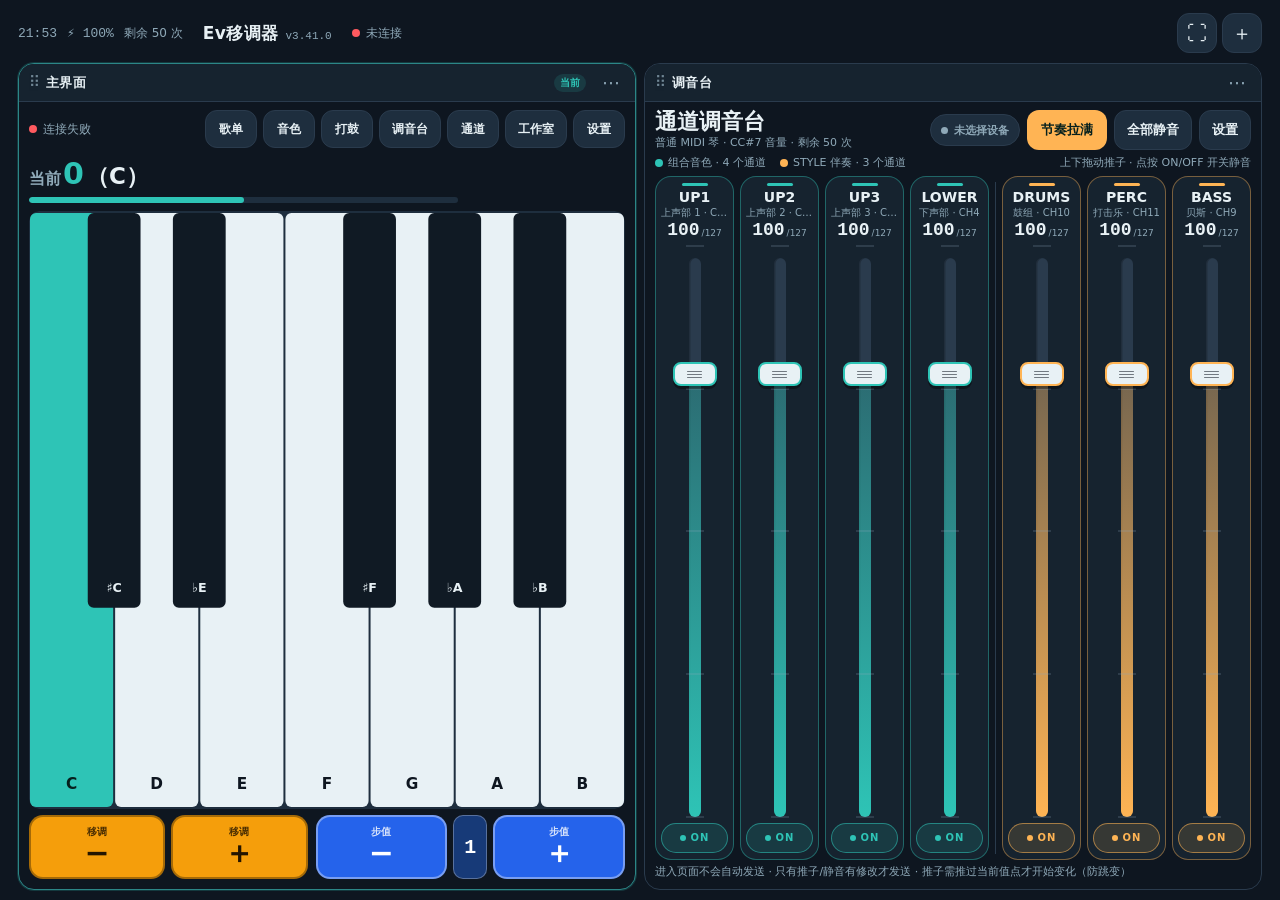
<file: index.html>
<!doctype html>
<html lang="zh-CN" data-theme="DUAL">
<head>
  <meta charset="utf-8" />
  <meta name="viewport" content="width=device-width, initial-scale=1, viewport-fit=cover" />
  <meta name="theme-color" content="#0E1620" />
  <meta name="format-detection" content="telephone=no" />
  <title>Ev移调器</title>
  <link rel="manifest" href="./manifest.webmanifest" />
  <link rel="icon" type="image/png" sizes="192x192" href="./icons/icon-192.png" />
  <link rel="apple-touch-icon" href="./icons/icon-192.png" />
  <link rel="stylesheet" href="./styles/tokens.css" />
  <link rel="stylesheet" href="./styles/base.css" />
  <link rel="stylesheet" href="./styles/components.css" />
  <link rel="stylesheet" href="./styles/screens.css" />
  <link rel="stylesheet" href="./styles/panes.css" />
  <link rel="stylesheet" href="./styles/ipad.css" />
  <script type="importmap">
    {
      "imports": {
        "preact": "./vendor/preact.module.js",
        "preact/hooks": "./vendor/hooks.module.js",
        "htm": "./vendor/htm.module.js",
        "@preact/signals": "./vendor/signals.module.js",
        "@preact/signals-core": "./vendor/signals-core.module.js"
      }
    }
  </script>
</head>
<body>
  <div id="app">
    <div class="boot">
      <div class="boot-text">Ev移调器加载中…</div>
    </div>
  </div>
  <noscript>需要开启 JavaScript 才能使用 Ev移调器。</noscript>
  <script src="./vendor/jsQR.js"></script>
  <script type="module" src="./app/main.js"></script>
</body>
</html>
</file>
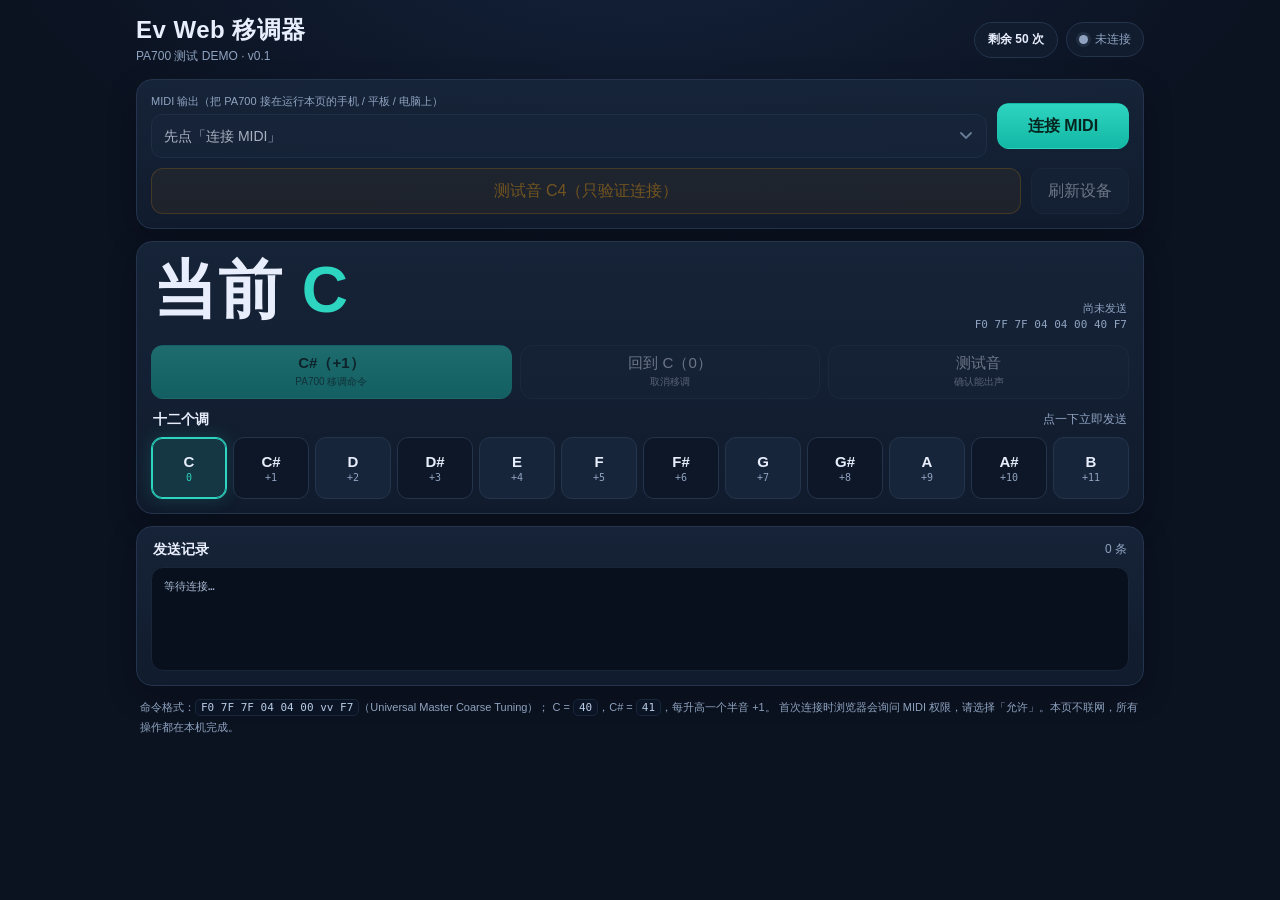
<file: demo/index.html>
<!doctype html>
<html lang="zh-CN">
<head>
<meta charset="utf-8">
<meta name="viewport" content="width=device-width, initial-scale=1, maximum-scale=1, user-scalable=no, viewport-fit=cover">
<meta name="theme-color" content="#0b1220">
<link rel="manifest" href="manifest.webmanifest">
<link rel="icon" type="image/png" sizes="192x192" href="icons/icon-192.png">
<link rel="apple-touch-icon" href="icons/icon-192.png">
<title>Ev Web 移调器 · DEMO</title>
<style>
  :root {
    --bg: #0b1220;
    --panel: #111c2e;
    --panel-2: #17253a;
    --line: #24344d;
    --text: #e8eefc;
    --muted: #8fa3c0;
    --accent: #2dd4bf;
    --accent-2: #14b8a6;
    --amber: #f59e0b;
    --red: #f87171;
    --green: #4ade80;
    --radius: 16px;
  }
  * { box-sizing: border-box; }
  html, body { margin: 0; height: 100%; }
  body {
    background: radial-gradient(1200px 600px at 50% -10%, #14233c 0%, var(--bg) 55%);
    color: var(--text);
    font-family: -apple-system, BlinkMacSystemFont, "PingFang SC", "Microsoft YaHei", "Segoe UI", sans-serif;
    -webkit-tap-highlight-color: transparent;
    -webkit-text-size-adjust: 100%;
    touch-action: manipulation;
  }
  .app {
    max-width: 1040px;
    margin: 0 auto;
    padding: max(14px, env(safe-area-inset-top)) 16px max(18px, env(safe-area-inset-bottom));
  }
  header {
    display: flex;
    align-items: center;
    justify-content: space-between;
    gap: 12px;
    margin-bottom: 14px;
  }
  .brand h1 {
    margin: 0;
    font-size: 24px;
    letter-spacing: 0.5px;
  }
  .brand p {
    margin: 2px 0 0;
    color: var(--muted);
    font-size: 12px;
  }
  .pill {
    display: inline-flex;
    align-items: center;
    gap: 7px;
    max-width: 52%;
    min-width: 0;
    padding: 8px 12px;
    border: 1px solid var(--line);
    border-radius: 999px;
    background: var(--panel);
    color: var(--muted);
    font-size: 12px;
    white-space: nowrap;
  }
  .pill #statusText {
    overflow: hidden;
    text-overflow: ellipsis;
  }
  .pill .dot { flex: 0 0 auto; }
  .header-right {
    display: flex;
    align-items: center;
    justify-content: flex-end;
    gap: 8px;
    flex-wrap: wrap;
    min-width: 0;
  }
  .header-right .pill { max-width: 100%; }
  .license-pill {
    min-height: 36px;
    padding: 0 13px;
    border-radius: 999px;
    border: 1px solid var(--line);
    background: var(--panel);
    color: var(--text);
    font-size: 12px;
    font-weight: 600;
    white-space: nowrap;
  }
  .license-pill.low { color: var(--amber); border-color: rgba(245, 158, 11, 0.45); }
  .license-pill.unlimited { color: var(--accent); border-color: rgba(45, 212, 191, 0.45); }
  .dot {
    width: 9px;
    height: 9px;
    border-radius: 50%;
    background: var(--muted);
    box-shadow: 0 0 0 3px rgba(143, 163, 192, 0.12);
  }
  .pill.ok { color: var(--green); border-color: rgba(74, 222, 128, 0.35); }
  .pill.ok .dot { background: var(--green); box-shadow: 0 0 0 3px rgba(74, 222, 128, 0.15); }
  .pill.err { color: var(--red); border-color: rgba(248, 113, 113, 0.35); }
  .pill.err .dot { background: var(--red); box-shadow: 0 0 0 3px rgba(248, 113, 113, 0.15); }

  .card {
    background: linear-gradient(180deg, rgba(23, 37, 58, 0.92), rgba(17, 28, 46, 0.92));
    border: 1px solid var(--line);
    border-radius: var(--radius);
    padding: 14px;
    margin-bottom: 12px;
    box-shadow: 0 10px 30px rgba(0, 0, 0, 0.22);
  }
  .row {
    display: flex;
    align-items: center;
    gap: 10px;
    flex-wrap: wrap;
  }
  .row + .row { margin-top: 10px; }
  .grow { flex: 1 1 220px; min-width: 0; }
  label.small {
    display: block;
    color: var(--muted);
    font-size: 11px;
    margin-bottom: 5px;
  }
  select {
    width: 100%;
    min-height: 44px;
    padding: 0 38px 0 12px;
    border-radius: 11px;
    border: 1px solid var(--line);
    background: var(--panel-2) url("data:image/svg+xml,%3Csvg xmlns='http://www.w3.org/2000/svg' width='12' height='8'%3E%3Cpath d='M1 1l5 5 5-5' fill='none' stroke='%238fa3c0' stroke-width='1.8' stroke-linecap='round'/%3E%3C/svg%3E") no-repeat right 14px center;
    color: var(--text);
    font-size: 14px;
    appearance: none;
    outline: none;
  }
  select:focus { border-color: var(--accent); }
  button {
    font: inherit;
    color: var(--text);
    border: 1px solid var(--line);
    background: var(--panel-2);
    border-radius: 12px;
    min-height: 46px;
    padding: 0 16px;
    cursor: pointer;
    transition: transform 0.06s ease, filter 0.15s ease, border-color 0.15s ease;
    touch-action: manipulation;
    user-select: none;
  }
  button:hover { border-color: #355070; }
  button:active { transform: scale(0.97); filter: brightness(1.12); }
  button:disabled { opacity: 0.42; cursor: not-allowed; }
  button.primary {
    background: linear-gradient(180deg, var(--accent), var(--accent-2));
    border-color: transparent;
    color: #06251f;
    font-weight: 800;
  }
  button.warn {
    background: rgba(245, 158, 11, 0.13);
    border-color: rgba(245, 158, 11, 0.45);
    color: var(--amber);
  }
  .connect { min-width: 132px; }

  .now {
    display: flex;
    align-items: baseline;
    justify-content: space-between;
    gap: 12px;
    margin: 2px 2px 12px;
  }
  .now .key {
    font-size: clamp(40px, 9vw, 64px);
    font-weight: 900;
    line-height: 1;
    letter-spacing: 1px;
  }
  .now .key em {
    font-style: normal;
    color: var(--accent);
  }
  .now .hex {
    color: var(--muted);
    font: 11px/1.45 ui-monospace, SFMono-Regular, Menlo, Consolas, monospace;
    text-align: right;
    word-break: break-all;
    max-width: 58%;
  }

  .quick {
    display: grid;
    grid-template-columns: 1.2fr 1fr 1fr;
    gap: 8px;
    margin-bottom: 12px;
  }
  .quick button { min-height: 54px; font-size: 15px; }
  .quick .hint {
    display: block;
    font-size: 10px;
    font-weight: 400;
    opacity: 0.75;
    margin-top: 2px;
  }

  .keys {
    display: grid;
    grid-template-columns: repeat(12, minmax(0, 1fr));
    gap: 6px;
  }
  .key-btn {
    min-height: 62px;
    padding: 6px 2px;
    border-radius: 11px;
    display: flex;
    flex-direction: column;
    align-items: center;
    justify-content: center;
    gap: 3px;
    font-weight: 700;
    font-size: 15px;
  }
  .key-btn small {
    color: var(--muted);
    font: 10px/1 ui-monospace, SFMono-Regular, Menlo, Consolas, monospace;
  }
  .key-btn.sharp { background: #0d1727; }
  .key-btn.current {
    border-color: var(--accent);
    box-shadow: inset 0 0 0 1px var(--accent), 0 0 18px rgba(45, 212, 191, 0.18);
    background: rgba(45, 212, 191, 0.14);
  }
  .key-btn.current small { color: var(--accent); }

  .section-title {
    display: flex;
    align-items: center;
    justify-content: space-between;
    gap: 8px;
    margin: 0 2px 8px;
    color: var(--muted);
    font-size: 12px;
  }
  .section-title b { color: var(--text); font-size: 14px; }

  #log {
    min-height: 104px;
    max-height: 180px;
    overflow: auto;
    padding: 10px 12px;
    border-radius: 12px;
    background: #08101d;
    border: 1px solid #18263a;
    font: 11px/1.7 ui-monospace, SFMono-Regular, Menlo, Consolas, monospace;
    color: #a9bad4;
    white-space: pre-wrap;
    word-break: break-all;
  }
  #log .ok { color: var(--green); }
  #log .bad { color: var(--red); }
  #log .time { color: #5f7391; }
  #log .muted { color: var(--muted); }

  .foot {
    color: var(--muted);
    font-size: 11px;
    line-height: 1.7;
    margin: 2px 4px 0;
  }
  .foot code {
    color: #b9cbe6;
    background: #0a1424;
    border: 1px solid #18263a;
    border-radius: 5px;
    padding: 1px 5px;
    font-family: ui-monospace, SFMono-Regular, Menlo, Consolas, monospace;
  }
  .callout {
    border-left: 3px solid var(--amber);
    background: rgba(245, 158, 11, 0.08);
    border-radius: 9px;
    padding: 9px 11px;
    color: #f8d38b;
    font-size: 12px;
    line-height: 1.6;
    margin-top: 10px;
  }
  .callout[hidden] { display: none; }

  .overlay {
    position: fixed;
    inset: 0;
    z-index: 50;
    display: flex;
    align-items: center;
    justify-content: center;
    padding: 16px;
    background: rgba(3, 8, 16, 0.74);
    backdrop-filter: blur(6px);
    -webkit-backdrop-filter: blur(6px);
  }
  .overlay[hidden] { display: none; }
  .modal {
    width: min(560px, 100%);
    max-height: 90vh;
    overflow: auto;
    padding: 18px;
    border: 1px solid var(--line);
    border-radius: 18px;
    background: linear-gradient(180deg, #16243a, #0e1828);
    box-shadow: 0 24px 80px rgba(0, 0, 0, 0.55);
  }
  .modal-head {
    display: flex;
    align-items: center;
    justify-content: space-between;
    gap: 12px;
    margin-bottom: 4px;
  }
  .modal-head h2 {
    margin: 0;
    font-size: 20px;
  }
  .icon-btn {
    min-height: 36px;
    padding: 0 11px;
    border-radius: 9px;
    font-size: 16px;
    line-height: 1;
  }
  .license-summary {
    margin: 8px 0 14px;
    color: var(--muted);
    font-size: 13px;
  }
  .license-summary b { color: var(--accent); }
  .code-row {
    display: flex;
    gap: 8px;
    align-items: stretch;
    margin-bottom: 12px;
  }
  .code-box {
    flex: 1;
    display: flex;
    align-items: center;
    min-height: 46px;
    padding: 8px 12px;
    border: 1px solid #18263a;
    border-radius: 10px;
    background: #08101d;
    color: #c7f8ef;
    font: 13px/1.4 ui-monospace, SFMono-Regular, Menlo, Consolas, monospace;
    letter-spacing: 0.6px;
    word-break: break-all;
  }
  .activation-input {
    width: 100%;
    min-height: 82px;
    padding: 10px 12px;
    border: 1px solid var(--line);
    border-radius: 10px;
    background: #08101d;
    color: var(--text);
    font: 12px/1.5 ui-monospace, SFMono-Regular, Menlo, Consolas, monospace;
    resize: vertical;
    outline: none;
  }
  .activation-input:focus { border-color: var(--accent); }
  .activate-btn {
    width: 100%;
    margin-top: 10px;
  }
  .activation-message {
    min-height: 18px;
    margin: 9px 0 0;
    font-size: 12px;
    line-height: 1.5;
  }
  .activation-message.ok { color: var(--green); }
  .activation-message.bad { color: var(--red); }
  .fine {
    margin: 10px 0 0;
    color: var(--muted);
    font-size: 10px;
    line-height: 1.65;
  }

  @media (max-width: 760px) {
    .app { padding-left: 12px; padding-right: 12px; }
    header { align-items: flex-start; }
    .brand { min-width: 0; }
    .brand h1 { font-size: 21px; }
    .keys { grid-template-columns: repeat(4, minmax(0, 1fr)); }
    .key-btn { min-height: 56px; }
    .quick { grid-template-columns: 1fr 1fr; }
    .quick .test-note { grid-column: 1 / -1; }
    .now { align-items: flex-start; }
    .now .hex { max-width: 52%; }
  }
  @media (max-width: 480px) {
    header { flex-wrap: wrap; }
    .pill { max-width: 100%; }
    .header-right { width: 100%; justify-content: space-between; }
  }
</style>
</head>
<body>
<div class="app">
  <header>
    <div class="brand">
      <h1>Ev Web 移调器</h1>
      <p>PA700 测试 DEMO · v0.1</p>
    </div>
    <div class="header-right">
      <button id="licenseBtn" class="license-pill" type="button">剩余 50 次</button>
      <div id="status" class="pill"><span class="dot"></span><span id="statusText">未连接</span></div>
    </div>
  </header>

  <section class="card">
    <div class="row">
      <div class="grow">
        <label class="small" for="outputSelect">MIDI 输出（把 PA700 接在运行本页的手机 / 平板 / 电脑上）</label>
        <select id="outputSelect" disabled>
          <option value="">先点「连接 MIDI」</option>
        </select>
      </div>
      <button id="connectBtn" class="primary connect">连接 MIDI</button>
    </div>
    <div class="row">
      <button id="testNoteBtn" class="warn" style="flex: 1 1 180px" disabled>测试音 C4（只验证连接）</button>
      <button id="refreshBtn" style="flex: 0 0 auto" disabled>刷新设备</button>
    </div>
    <div id="callout" class="callout" hidden></div>
  </section>

  <section class="card">
    <div class="now">
      <div class="key">当前 <em id="currentKey">C</em></div>
      <div class="hex" id="lastHex">尚未发送<br>F0 7F 7F 04 04 00 40 F7</div>
    </div>

    <div class="quick">
      <button class="primary" id="csharpBtn" disabled>
        C#（+1）
        <span class="hint">PA700 移调命令</span>
      </button>
      <button id="resetBtn" disabled>
        回到 C（0）
        <span class="hint">取消移调</span>
      </button>
      <button class="test-note" id="quickTestBtn" disabled>
        测试音
        <span class="hint">确认能出声</span>
      </button>
    </div>

    <div class="section-title"><b>十二个调</b><span>点一下立即发送</span></div>
    <div class="keys" id="keys"></div>
  </section>

  <section class="card">
    <div class="section-title"><b>发送记录</b><span id="logCount">0 条</span></div>
    <div id="log">等待连接…</div>
  </section>

  <p class="foot">
    命令格式：<code>F0 7F 7F 04 04 00 vv F7</code>（Universal Master Coarse Tuning）；
    C = <code>40</code>，C# = <code>41</code>，每升高一个半音 +1。
    首次连接时浏览器会询问 MIDI 权限，请选择「允许」。本页不联网，所有操作都在本机完成。
  </p>
</div>

<div id="licenseOverlay" class="overlay" hidden>
  <div class="modal" role="dialog" aria-modal="true" aria-labelledby="licenseTitle">
    <div class="modal-head">
      <h2 id="licenseTitle">激活 / 次数</h2>
      <button id="closeLicenseBtn" class="icon-btn" type="button" aria-label="关闭">✕</button>
    </div>
    <p id="licenseSummary" class="license-summary">免费剩余 50 次</p>

    <label class="small" for="deviceCode">设备码（发给发码方）</label>
    <div class="code-row">
      <code id="deviceCode" class="code-box">----</code>
      <button id="copyDeviceBtn" type="button">复制</button>
    </div>

    <label class="small" for="activationInput">激活码</label>
    <textarea id="activationInput" class="activation-input" rows="3"
      placeholder="粘贴 EV1.…" autocomplete="off" autocapitalize="off"
      autocorrect="off" spellcheck="false"></textarea>
    <button id="activateBtn" class="primary activate-btn" type="button">激活</button>
    <p id="activationMessage" class="activation-message" role="status"></p>

    <p class="fine">
      免费 50 次；每次成功发送移调扣 1 次，测试音和连接不扣。激活码绑定此浏览器，
      清浏览器数据或换浏览器会失效。网页激活只能防普通分享，不能防改代码绕过。
    </p>
  </div>
</div>

<script>
(() => {
  "use strict";

  const KEYS = [
    { name: "C",  offset: 0  },
    { name: "C#", offset: 1  },
    { name: "D",  offset: 2  },
    { name: "D#", offset: 3  },
    { name: "E",  offset: 4  },
    { name: "F",  offset: 5  },
    { name: "F#", offset: 6  },
    { name: "G",  offset: 7  },
    { name: "G#", offset: 8  },
    { name: "A",  offset: 9  },
    { name: "A#", offset: 10 },
    { name: "B",  offset: 11 }
  ];

  const $ = (id) => document.getElementById(id);
  const statusEl = $("status");
  const statusText = $("statusText");
  const outputSelect = $("outputSelect");
  const connectBtn = $("connectBtn");
  const refreshBtn = $("refreshBtn");
  const testNoteBtn = $("testNoteBtn");
  const quickTestBtn = $("quickTestBtn");
  const csharpBtn = $("csharpBtn");
  const resetBtn = $("resetBtn");
  const keysEl = $("keys");
  const currentKeyEl = $("currentKey");
  const lastHexEl = $("lastHex");
  const logEl = $("log");
  const logCountEl = $("logCount");
  const calloutEl = $("callout");
  const licenseBtn = $("licenseBtn");
  const licenseOverlay = $("licenseOverlay");
  const licenseSummary = $("licenseSummary");
  const deviceCodeEl = $("deviceCode");
  const copyDeviceBtn = $("copyDeviceBtn");
  const activationInput = $("activationInput");
  const activateBtn = $("activateBtn");
  const activationMessage = $("activationMessage");
  const closeLicenseBtn = $("closeLicenseBtn");

  // Same ECDSA P-256 public key as the Android app (SPKI DER, Base64).
  // The private key stays in the license tool and is never shipped here.
  const PUBLIC_KEY_BASE64 =
    "MFkwEwYHKoZIzj0CAQYIKoZIzj0DAQcDQgAEP5G5O8WjhGQTgpx7+4xQd1zWfVFDaGnLnPpy4AB8A/bo2OzcX6InF+O2auEmywT794/aohuAb95bCtllaLDypw==";
  const LICENSE_STORAGE_KEY = "evwt.license.v1";
  const FREE_BASE_COUNT = 50;
  const MAX_ADD = 10000000;
  const DEVICE_ALPHABET = "ABCDEFGHJKLMNPQRSTUVWXYZ23456789";

  let midiAccess = null;
  let selectedOutputId = "";
  let currentOffset = 0;
  let logCount = 0;
  let connecting = false;
  let licenseState = loadLicenseState();
  let publicKeyPromise = null;
  let activating = false;

  function hex(bytes) {
    return bytes.map((b) => b.toString(16).toUpperCase().padStart(2, "0")).join(" ");
  }

  // Universal Real Time SysEx: Master Coarse Tuning (semitone).
  // 0x40 is the center (C); +1 semitone (C#) is 0x41.
  function transposeMessage(offset) {
    const value = Math.max(0, Math.min(11, offset | 0));
    return [0xF0, 0x7F, 0x7F, 0x04, 0x04, 0x00, 0x40 + value, 0xF7];
  }

  function setStatus(text, kind) {
    statusText.textContent = text;
    statusEl.className = "pill" + (kind ? " " + kind : "");
  }

  function showCallout(text) {
    calloutEl.textContent = text;
    calloutEl.hidden = !text;
  }

  function log(message, cls) {
    const now = new Date();
    const time = now.toTimeString().slice(0, 8);
    const line = document.createElement("div");
    line.innerHTML = '<span class="time">' + time + '</span>  ' +
      (cls ? '<span class="' + cls + '">' : '<span>') +
      escapeHtml(message) + "</span>";
    logEl.prepend(line);
    logCount++;
    logCountEl.textContent = logCount + " 条";
    while (logEl.children.length > 40) logEl.lastElementChild.remove();
  }

  function escapeHtml(text) {
    return String(text)
      .replaceAll("&", "&amp;")
      .replaceAll("<", "&lt;")
      .replaceAll(">", "&gt;");
  }

  // ---------- 激活 / 次数 ----------

  function randomDeviceCode() {
    const bytes = new Uint8Array(16);
    crypto.getRandomValues(bytes);
    let out = "";
    for (let i = 0; i < 16; i++) {
      out += DEVICE_ALPHABET[bytes[i] % DEVICE_ALPHABET.length];
      if (i === 3 || i === 7 || i === 11) out += "-";
    }
    return out;
  }

  function loadLicenseState() {
    const fallback = {
      device: randomDeviceCode(),
      balance: FREE_BASE_COUNT,
      unlimited: false,
      used: []
    };
    try {
      const raw = localStorage.getItem(LICENSE_STORAGE_KEY);
      if (!raw) {
        localStorage.setItem(LICENSE_STORAGE_KEY, JSON.stringify(fallback));
        return fallback;
      }
      const parsed = JSON.parse(raw);
      const device = typeof parsed.device === "string" ? parsed.device.toUpperCase() : "";
      if (!/^[A-HJ-NP-Z2-9]{4}(-[A-HJ-NP-Z2-9]{4}){3}$/.test(device)) {
        throw new Error("bad device");
      }
      return {
        device,
        balance: Number.isInteger(parsed.balance) ? Math.max(0, parsed.balance) : FREE_BASE_COUNT,
        unlimited: parsed.unlimited === true,
        used: Array.isArray(parsed.used)
          ? parsed.used.filter((item) => typeof item === "string")
          : []
      };
    } catch (_) {
      try {
        localStorage.setItem(LICENSE_STORAGE_KEY, JSON.stringify(fallback));
      } catch (_) {}
      return fallback;
    }
  }

  function saveLicenseState() {
    try {
      localStorage.setItem(LICENSE_STORAGE_KEY, JSON.stringify(licenseState));
    } catch (_) {}
  }

  function hasUses() {
    return licenseState.unlimited || licenseState.balance > 0;
  }

  function consumeUse() {
    if (licenseState.unlimited) return;
    licenseState.balance = Math.max(0, licenseState.balance - 1);
    saveLicenseState();
    updateLicenseUi();
  }

  function updateLicenseUi() {
    const unlimited = licenseState.unlimited;
    licenseBtn.textContent = unlimited ? "无限制版" : "剩余 " + licenseState.balance + " 次";
    licenseBtn.className = "license-pill" +
      (unlimited ? " unlimited" : licenseState.balance <= 5 ? " low" : "");
    licenseSummary.innerHTML = unlimited
      ? "当前：<b>无限制版</b>，无需再激活"
      : "剩余 <b>" + licenseState.balance + "</b> 次（每次成功发送移调扣 1 次）";
    deviceCodeEl.textContent = licenseState.device;
  }

  function setActivationMessage(text, kind) {
    activationMessage.textContent = text || "";
    activationMessage.className = "activation-message" + (kind ? " " + kind : "");
  }

  function openLicense() {
    updateLicenseUi();
    licenseOverlay.hidden = false;
    setTimeout(() => {
      try { activationInput.focus(); } catch (_) {}
    }, 30);
  }

  function closeLicense() {
    licenseOverlay.hidden = true;
    setActivationMessage("", "");
  }

  async function copyDeviceCode() {
    try {
      await navigator.clipboard.writeText(licenseState.device);
      setActivationMessage("设备码已复制", "ok");
    } catch (_) {
      setActivationMessage("复制失败，请手动选中设备码复制", "bad");
    }
  }

  function b64ToBytes(text) {
    const clean = String(text).replace(/-/g, "+").replace(/_/g, "/").replace(/\s+/g, "");
    const padded = clean + "=".repeat((4 - (clean.length % 4)) % 4);
    const binary = atob(padded);
    return Uint8Array.from(binary, (char) => char.charCodeAt(0));
  }

  // WebCrypto returns/consumes raw r||s, while the license tool signs with
  // DER (SHA256withECDSA on Android). Convert the DER signature back.
  function derToRaw(der) {
    if (!der || der[0] !== 0x30) throw new Error("签名格式错误");
    let offset = 2;
    if (der[1] & 0x80) throw new Error("签名格式不支持");
    if (der[offset] !== 0x02) throw new Error("签名缺少 r");
    const rLen = der[offset + 1];
    let r = der.slice(offset + 2, offset + 2 + rLen);
    offset += 2 + rLen;
    if (der[offset] !== 0x02) throw new Error("签名缺少 s");
    const sLen = der[offset + 1];
    let s = der.slice(offset + 2, offset + 2 + sLen);
    const normalize = (value) => {
      while (value.length > 32 && value[0] === 0) value = value.slice(1);
      while (value.length < 32) {
        const next = new Uint8Array(value.length + 1);
        next.set(value, 1);
        value = next;
      }
      if (value.length !== 32) throw new Error("签名长度不正确");
      return value;
    };
    const out = new Uint8Array(64);
    out.set(normalize(r), 0);
    out.set(normalize(s), 32);
    return out;
  }

  function getPublicKey() {
    if (!publicKeyPromise) {
      publicKeyPromise = crypto.subtle.importKey(
        "spki",
        b64ToBytes(PUBLIC_KEY_BASE64),
        { name: "ECDSA", namedCurve: "P-256" },
        false,
        ["verify"]
      );
    }
    return publicKeyPromise;
  }

  async function activateLicense() {
    if (activating) return;
    const code = activationInput.value.trim();
    if (!code) {
      setActivationMessage("请先粘贴激活码", "bad");
      return;
    }
    const parts = code.split(".");
    if (parts.length !== 3 || parts[0] !== "EV1") {
      setActivationMessage("激活码格式不正确", "bad");
      return;
    }
    if (!crypto.subtle) {
      setActivationMessage("当前浏览器不支持 WebCrypto，请用 Chrome / Edge", "bad");
      return;
    }

    activating = true;
    activateBtn.disabled = true;
    activateBtn.textContent = "校验中…";
    setActivationMessage("正在校验签名…", "");

    try {
      const payloadBytes = b64ToBytes(parts[1]);
      const der = b64ToBytes(parts[2]);
      const raw = derToRaw(der);
      const key = await getPublicKey();
      const valid = await crypto.subtle.verify(
        { name: "ECDSA", hash: "SHA-256" },
        key,
        raw,
        payloadBytes
      );
      if (!valid) throw new Error("签名校验失败");

      const payload = JSON.parse(new TextDecoder().decode(payloadBytes));
      if (payload.v !== 1) throw new Error("激活码版本不支持");
      if (payload.typ !== "topup") throw new Error("激活码类型不正确");
      if (String(payload.device || "").toUpperCase() !== licenseState.device) {
        throw new Error("这个激活码不是这台设备的");
      }
      if (!payload.vid || typeof payload.vid !== "string") {
        throw new Error("激活码缺少编号");
      }
      const add = Number(payload.add);
      if (!Number.isInteger(add) || add < 1 || add > MAX_ADD) {
        throw new Error("激活次数无效");
      }
      const exp = Number(payload.exp || 0);
      if (exp > 0 && Date.now() > exp * 1000) throw new Error("激活码已过期");
      if (licenseState.used.includes(payload.vid)) {
        throw new Error("这个激活码已经用过了");
      }

      licenseState.used.push(payload.vid);
      if (add === 1) {
        licenseState.unlimited = true;
        setActivationMessage("激活成功：已升级为无限制版", "ok");
        log("激活成功：无限制版", "ok");
      } else {
        licenseState.balance += add;
        setActivationMessage("激活成功：+" + add + " 次，剩余 " + licenseState.balance + " 次", "ok");
        log("激活成功：+" + add + " 次，剩余 " + licenseState.balance + " 次", "ok");
      }
      saveLicenseState();
      updateLicenseUi();
      activationInput.value = "";
    } catch (err) {
      const message = err && err.message ? err.message : String(err);
      setActivationMessage(message, "bad");
      log("激活失败：" + message, "bad");
    } finally {
      activating = false;
      activateBtn.disabled = false;
      activateBtn.textContent = "激活";
    }
  }

  function supportsMidi() {
    return typeof navigator.requestMIDIAccess === "function";
  }

  function outputList() {
    if (!midiAccess) return [];
    return Array.from(midiAccess.outputs.values());
  }

  function renderOutputs() {
    const outputs = outputList();
    outputSelect.innerHTML = "";

    if (!outputs.length) {
      const opt = document.createElement("option");
      opt.value = "";
      opt.textContent = "没有找到 MIDI 输出";
      outputSelect.appendChild(opt);
      outputSelect.disabled = true;
      setStatus("未发现 MIDI 琴", "err");
      showCallout("没有找到 MIDI 输出。请确认 PA700 已用 USB 接在本机，并在系统里选择 USB MIDI；第一次连接时还要在系统弹窗里点「允许」。");
      updateEnabled();
      return;
    }

    outputs.forEach((output) => {
      const opt = document.createElement("option");
      opt.value = output.id;
      opt.textContent = (output.name || "未命名 MIDI 输出") +
        (output.manufacturer ? " · " + output.manufacturer : "");
      outputSelect.appendChild(opt);
    });

    const preferred = outputs.find((o) => /pa\s*700|pa700|korg/i.test(o.name || "")) || outputs[0];
    if (!outputs.some((o) => o.id === selectedOutputId)) {
      selectedOutputId = preferred.id;
    }
    outputSelect.value = selectedOutputId;
    outputSelect.disabled = false;
    const selected = outputs.find((o) => o.id === selectedOutputId) || preferred;
    setStatus("已连接 · " + (selected.name || selected.id), "ok");
    statusEl.title = selected.name || selected.id;
    showCallout("");
    updateEnabled();
    log("找到 " + outputs.length + " 个 MIDI 输出：" +
      outputs.map((o) => o.name || o.id).join("、"), "ok");
  }

  function updateEnabled() {
    const ready = !!selectedOutputId;
    csharpBtn.disabled = !ready;
    resetBtn.disabled = !ready;
    testNoteBtn.disabled = !ready;
    quickTestBtn.disabled = !ready;
    refreshBtn.disabled = !midiAccess;
  }

  function getOutput() {
    if (!midiAccess || !selectedOutputId) return null;
    return midiAccess.outputs.get(selectedOutputId) || null;
  }

  function send(bytes, label) {
    const output = getOutput();
    if (!output) {
      log("没有可用的 MIDI 输出，先连接 MIDI", "bad");
      setStatus("未连接", "err");
      return false;
    }
    try {
      output.send(bytes);
      lastHexEl.innerHTML = (label ? label + "<br>" : "") + hex(bytes);
      log((label ? label + " → " : "") + hex(bytes), "ok");
      return true;
    } catch (err) {
      log("发送失败：" + (err && err.message ? err.message : err), "bad");
      return false;
    }
  }

  function selectKey(offset) {
    if (!hasUses()) {
      setActivationMessage("免费次数已用完，请粘贴激活码", "bad");
      openLicense();
      log("免费次数已用完，请激活后继续", "bad");
      return;
    }
    const key = KEYS.find((k) => k.offset === offset) || KEYS[0];
    currentOffset = key.offset;
    currentKeyEl.textContent = key.name;
    document.querySelectorAll(".key-btn").forEach((btn) => {
      btn.classList.toggle("current", Number(btn.dataset.offset) === offset);
    });
    const bytes = transposeMessage(offset);
    const sent = send(bytes, "PA700 移调 " + key.name + "（" + (offset >= 0 ? "+" : "") + offset + "）");
    if (sent) consumeUse();
  }

  function testNote() {
    const output = getOutput();
    if (!output) {
      log("没有可用的 MIDI 输出，先连接 MIDI", "bad");
      return;
    }
    try {
      output.send([0x90, 60, 100]);
      log("测试音 Note On → 90 3C 64", "ok");
      setTimeout(() => {
        try { output.send([0x80, 60, 0]); } catch (_) {}
        log("测试音 Note Off → 80 3C 00", "muted");
      }, 320);
    } catch (err) {
      log("测试音发送失败：" + (err && err.message ? err.message : err), "bad");
    }
  }

  async function connect() {
    if (connecting) return;
    if (!supportsMidi()) {
      setStatus("浏览器不支持", "err");
      showCallout("这个浏览器没有 Web MIDI。请用 Chrome 或 Edge（Android 手机/平板、Windows、Mac 都可以）；Safari / iPhone / iPad 不支持。");
      log("navigator.requestMIDIAccess 不存在，浏览器不支持 Web MIDI", "bad");
      return;
    }

    connecting = true;
    connectBtn.disabled = true;
    setStatus("连接中…", "");
    log("请求 MIDI 权限（含 SysEx）…", "muted");

    try {
      midiAccess = await navigator.requestMIDIAccess({ sysex: true });
      midiAccess.onstatechange = () => {
        log("MIDI 设备状态变化，刷新列表", "muted");
        renderOutputs();
      };
      connectBtn.textContent = "重新连接";
      refreshBtn.disabled = false;
      log("MIDI 权限已允许", "ok");
      renderOutputs();
    } catch (err) {
      midiAccess = null;
      setStatus("连接失败", "err");
      const name = err && err.name ? err.name : "";
      const message = err && err.message ? err.message : String(err);
      log("连接失败：" + name + " " + message, "bad");
      if (name === "SecurityError") {
        showCallout("浏览器拒绝了 MIDI 权限。本页必须用 Chrome/Edge 打开；如果是从网上下载的文件，请确认没有被浏览器当成不安全页面。点「连接 MIDI」时请选择「允许」。");
      } else if (name === "NotAllowedError") {
        showCallout("MIDI 权限被拒绝。请点地址栏左侧的图标，把 MIDI 权限改为「允许」，再点「重新连接」。");
      } else {
        showCallout("无法访问 MIDI：" + message + "。请确认浏览器是 Chrome/Edge，并且 PA700 已接好 USB。");
      }
    } finally {
      connecting = false;
      connectBtn.disabled = false;
    }
  }

  function buildKeys() {
    KEYS.forEach((key) => {
      const btn = document.createElement("button");
      btn.type = "button";
      btn.className = "key-btn" + (key.name.includes("#") ? " sharp" : "");
      btn.dataset.offset = String(key.offset);
      btn.innerHTML = escapeHtml(key.name) +
        "<small>" + (key.offset === 0 ? "0" : "+" + key.offset) + "</small>";
      btn.setAttribute("aria-label", key.name + "，移调 " + key.offset + " 个半音");
      btn.addEventListener("click", () => selectKey(key.offset));
      keysEl.appendChild(btn);
    });
    document.querySelector('.key-btn[data-offset="0"]').classList.add("current");
  }

  // Wire up
  connectBtn.addEventListener("click", connect);
  refreshBtn.addEventListener("click", () => {
    renderOutputs();
    log("已刷新 MIDI 输出", "muted");
  });
  outputSelect.addEventListener("change", () => {
    selectedOutputId = outputSelect.value;
    const out = getOutput();
    setStatus(out ? "已连接 · " + (out.name || out.id) : "未连接", out ? "ok" : "err");
    statusEl.title = out ? (out.name || out.id) : "";
    log("选择输出：" + (out ? (out.name || out.id) : "无"), "muted");
    updateEnabled();
  });
  csharpBtn.addEventListener("click", () => selectKey(1));
  resetBtn.addEventListener("click", () => selectKey(0));
  testNoteBtn.addEventListener("click", testNote);
  quickTestBtn.addEventListener("click", testNote);

  licenseBtn.addEventListener("click", openLicense);
  closeLicenseBtn.addEventListener("click", closeLicense);
  licenseOverlay.addEventListener("click", (event) => {
    if (event.target === licenseOverlay) closeLicense();
  });
  copyDeviceBtn.addEventListener("click", copyDeviceCode);
  activateBtn.addEventListener("click", activateLicense);
  activationInput.addEventListener("keydown", (event) => {
    if (event.key === "Enter" && (event.ctrlKey || event.metaKey)) {
      event.preventDefault();
      activateLicense();
    }
  });
  document.addEventListener("keydown", (event) => {
    if (event.key === "Escape" && !licenseOverlay.hidden) closeLicense();
  });

  buildKeys();
  updateLicenseUi();
  updateEnabled();

  if (!supportsMidi()) {
    setStatus("浏览器不支持", "err");
    showCallout("这个浏览器没有 Web MIDI。请用 Chrome 或 Edge 打开本页（Android 手机/平板、Windows、Mac 都可以）；Safari / iPhone / iPad 不支持。");
  } else {
    setStatus("未连接", "");
  }

  if ("serviceWorker" in navigator && location.protocol === "https:") {
    window.addEventListener("load", () => {
      navigator.serviceWorker.register("./sw.js").catch(() => {});
    });
  }
})();
</script>
</body>
</html>
</file>
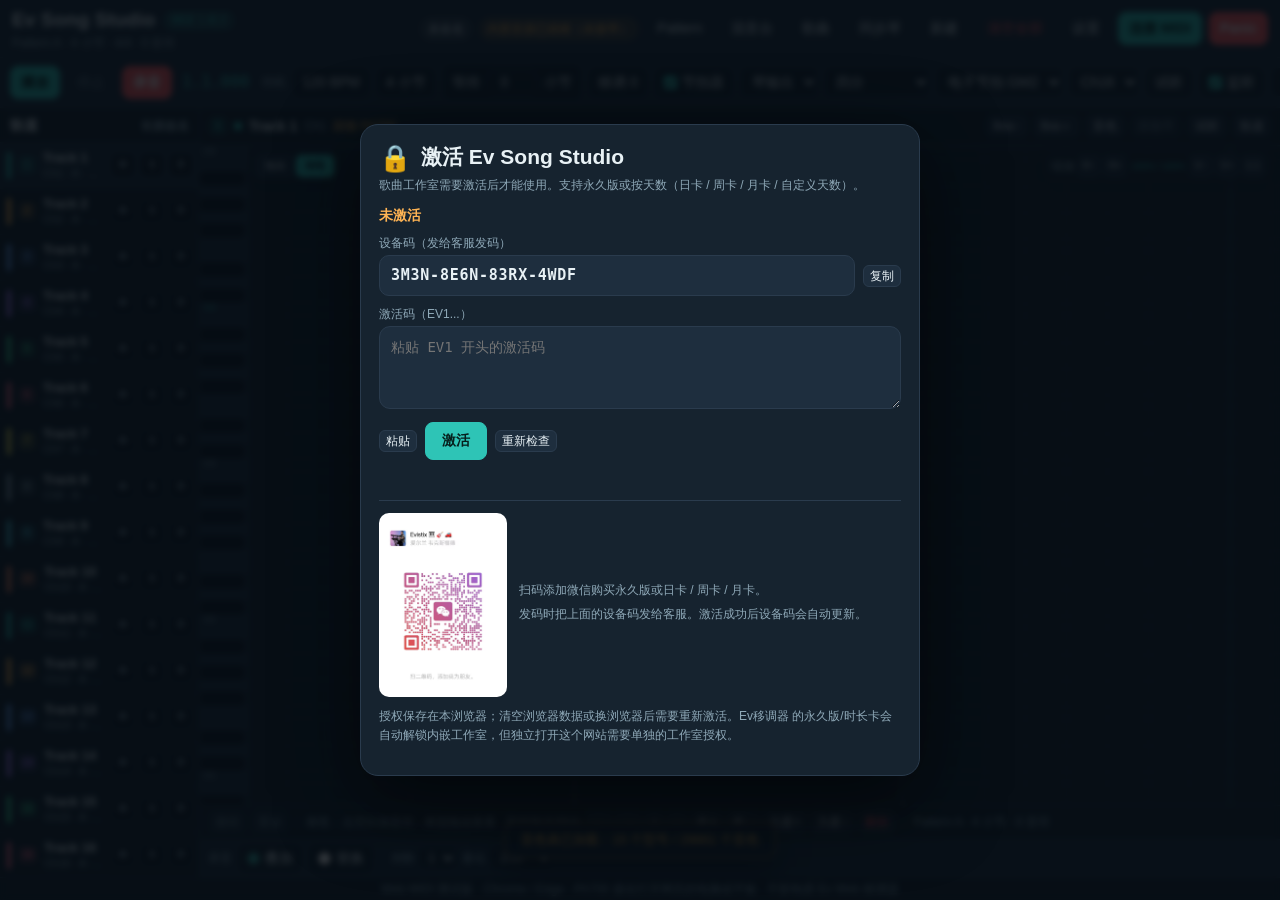
<file: song-studio/index.html>
<!doctype html>
<html lang="zh-CN">
<head>
  <meta charset="utf-8">
  <meta name="viewport" content="width=device-width, initial-scale=1, viewport-fit=cover">
  <meta name="theme-color" content="#0e1620">
  <title>Ev Song Studio Web</title>
  <link rel="manifest" href="manifest.webmanifest">
  <link rel="icon" href="icon-192.png">
  <link rel="stylesheet" href="styles.css?v=3.40.8">
  <link rel="stylesheet" href="embed.css?v=3.40.8">
  <link rel="stylesheet" href="license.css?v=3.40.8">
  <script>
    // Applied before first paint so the compact embedded layout does not flash.
    try {
      if (new URLSearchParams(location.search).get("embed") === "1") {
        document.documentElement.classList.add("embed");
      }
    } catch (_) {}
  </script>
</head>
<body>
  <div id="licenseGate" class="license-gate" role="dialog" aria-modal="true" aria-labelledby="licenseTitle">
    <div class="license-card">
      <div class="license-head">
        <div class="license-lock">🔒</div>
        <h2 id="licenseTitle">激活 Ev Song Studio</h2>
      </div>
      <p class="license-small" style="margin-top:0">歌曲工作室需要激活后才能使用。支持永久版或按天数（日卡 / 周卡 / 月卡 / 自定义天数）。</p>
      <div class="license-status-row">
        <span id="licenseStatus" class="license-status">未激活</span>
        <span id="licenseUntil" class="license-until"></span>
      </div>
      <span class="license-field">设备码（发给客服发码）</span>
      <div class="license-device-line">
        <code id="licenseDevice" class="license-device">读取中…</code>
        <button id="licenseCopyBtn" type="button" class="btn tiny">复制</button>
      </div>
      <label class="license-field" for="licenseInput">激活码（EV1...）</label>
      <textarea id="licenseInput" class="license-input" rows="3" placeholder="粘贴 EV1 开头的激活码"></textarea>
      <div class="license-actions">
        <button id="licensePasteBtn" type="button" class="btn tiny">粘贴</button>
        <button id="licenseActivateBtn" type="button" class="btn primary">激活</button>
        <button id="licenseRefreshBtn" type="button" class="btn tiny">重新检查</button>
      </div>
      <p id="licenseMessage" class="license-message"></p>
      <div class="license-buy">
        <img class="license-qr" src="./assets/contact_qr.jpg" alt="微信客服二维码">
        <div class="license-buy-text">
          <p>扫码添加微信购买永久版或日卡 / 周卡 / 月卡。</p>
          <p>发码时把上面的设备码发给客服。激活成功后设备码会自动更新。</p>
        </div>
      </div>
      <p class="license-small">授权保存在本浏览器；清空浏览器数据或换浏览器后需要重新激活。Ev移调器 的永久版/时长卡会自动解锁内嵌工作室，但独立打开这个网站需要单独的工作室授权。</p>
    </div>
  </div>

  <header class="topbar">
    <div class="brand">
      <div class="title">Ev Song Studio <span class="ver">WEB 3.40.8</span></div>
      <div id="subTitle" class="sub">Pattern A · 4 小节 · 4/4 · 0 音符</div>
    </div>
    <div class="top-actions">
      <span id="songNameBadge" class="badge song" title="当前歌曲名">新歌曲</span>
      <span id="midiBadge" class="badge bad">Web MIDI 未连接</span>
      <button id="viewBtn" class="btn">Pattern</button>
      <button id="mixerBtn" class="btn" title="混音台（X）：播放中实时调整每轨音量、声像、静音/独奏">混音台</button>
      <button id="songsBtn" class="btn">歌曲</button>
      <button id="syncKbBtn" class="btn" title="把当前工程每轨的音色（Bank/PC）和速度同步到琴">同步琴</button>
      <button id="newBtn" class="btn ghost">新建</button>
      <button id="clearAllBtn" class="btn ghost danger-text" title="清空所有轨道、所有 Pattern 的音符和控制；轨道名称/音色/音量保留，可撤销">清空全部</button>
      <button id="settingsBtn" class="btn">设置</button>
      <button id="connectBtn" class="btn primary">连接 MIDI</button>
      <button id="panicBtn" class="btn danger" title="紧急停止所有发声：All Sound Off / All Notes Off / 延音关 / 弯音回中；用于卡音">Panic</button>
    </div>
  </header>

  <section class="transport">
    <button id="playBtn" class="btn primary">播放</button>
    <button id="stopBtn" class="btn">停止</button>
    <button id="recordBtn" class="btn danger">录音</button>
    <div id="position" class="position">1.1.000</div>
    <div id="transportStatus" class="status muted">循环</div>
    <button id="bpmBtn" class="chip">120 BPM</button>
    <button id="lengthBtn" class="chip">4 小节</button>
    <label class="chip wait-chip" title="从停止状态点「播放」时，先等待这么多小节再开始；开了节拍器会响预备拍，没开则静默等待；0 = 立即播放">
      等待 <input id="playWaitInput" class="num-input" type="number" min="0" max="64" step="1" value="0" inputmode="numeric"> 小节
    </label>
    <button id="transposeBtn" class="chip" title="整个工程移调，鼓轨自动不参与">移调 0</button>
    <label class="chip"><input type="checkbox" id="metronomeChk" checked> 节拍器</label>
    <select id="metronomeOut" class="select" title="节拍器输出">
      <option value="pa700">琴输出</option>
      <option value="phone">手机</option>
    </select>
    <select id="metronomeRhythm" class="select" title="节拍器节奏">
      <option value="quarter">四分</option>
      <option value="eighth">八分</option>
      <option value="eighthTriplet">八分三连</option>
      <option value="sixteenth">十六分</option>
      <option value="sixteenthTriplet">十六分三连</option>
    </select>
    <select id="metronomeSound" class="select" title="节拍器音色">
      <option value="sfx" title="KORG 用 GM2 SFX 鼓组；Yamaha 合成器自动改用 Stereo GM Kit 的开镲/闭镲">电子节拍 GM2</option>
      <option value="claves">高音木鱼</option>
      <option value="cowbell">牛铃</option>
      <option value="woodblock">木块</option>
      <option value="sideStick">鼓边</option>
    </select>
    <select id="metronomeChannel" class="select" title="节拍器使用的 MIDI 轨道/通道（默认 Ch16）">
      <option value="0">Ch1</option>
      <option value="1">Ch2</option>
      <option value="2">Ch3</option>
      <option value="3">Ch4</option>
      <option value="4">Ch5</option>
      <option value="5">Ch6</option>
      <option value="6">Ch7</option>
      <option value="7">Ch8</option>
      <option value="8">Ch9</option>
      <option value="9">Ch10</option>
      <option value="10">Ch11</option>
      <option value="11">Ch12</option>
      <option value="12">Ch13</option>
      <option value="13">Ch14</option>
      <option value="14">Ch15</option>
      <option value="15" selected>Ch16</option>
    </select>
    <button id="clickTestBtn" class="chip">试听</button>
    <label class="chip"><input type="checkbox" id="monitorChk" checked> 监听</label>
    <select id="soundOut" class="select" title="演奏/播放的声音输出">
      <option value="auto">输出：自动</option>
      <option value="midi">输出：只发琴</option>
      <option value="internal">输出：内置音源</option>
      <option value="both">输出：琴+内置</option>
    </select>
    <div id="inputStatus" class="small muted" style="white-space:nowrap">输入 —</div>
  </section>

  <div id="notice" class="notice" hidden></div>

  <main class="workspace">
    <aside class="tracks-panel">
      <div class="panel-head">
        <span>轨道</span>
        <span class="muted small">长按改名</span>
      </div>
      <div id="trackList" class="track-list"></div>
    </aside>

    <section class="studio">
      <div id="trackHeader" class="track-header"></div>
      <div class="roll-shell">
        <canvas id="keysCanvas" class="keys-canvas"></canvas>
        <div id="rollScroll" class="roll-scroll">
          <canvas id="rollCanvas"></canvas>
        </div>
        <div class="tool-switch" id="toolSwitch" role="group" aria-label="卷帘工具">
          <button class="tool-btn" type="button" data-tool="pan">拖动</button>
          <button class="tool-btn active" type="button" data-tool="pencil">画笔</button>
        </div>
        <div class="zoom-controls" id="zoomControls">
          <span class="small muted">缩放</span>
          <button class="zoom-btn" data-zoom="hout">H−</button>
          <button class="zoom-btn" data-zoom="hin">H+</button>
          <span id="zoomLabel" class="zoom-label">100% / 100%</span>
          <button class="zoom-btn" data-zoom="vout">V−</button>
          <button class="zoom-btn" data-zoom="vin">V+</button>
          <button class="zoom-btn" data-zoom="reset">1:1</button>
        </div>
      </div>
      <div class="editbar">
        <button class="btn tiny" id="undoBtn">撤销</button>
        <button class="btn tiny" id="redoBtn">重做</button>
        <span class="divider"></span>
        <span id="noteInfo" class="small muted">点空白加音符 · 点音符选中 · 拖动移位</span>
        <span id="noteActions" class="note-actions" hidden>
          <button class="btn tiny" data-note="left" title="左移">←</button>
          <button class="btn tiny" data-note="right" title="右移">→</button>
          <button class="btn tiny" data-note="up" title="升高">↑</button>
          <button class="btn tiny" data-note="down" title="降低">↓</button>
          <button class="btn tiny" data-note="longer" title="加长">长+</button>
          <button class="btn tiny" data-note="shorter" title="缩短">长−</button>
          <button class="btn tiny" data-note="velUp" title="力度加">力度+</button>
          <button class="btn tiny" data-note="velDown" title="力度减">力度−</button>
          <button class="btn tiny danger-text" data-note="delete">删除</button>
        </span>
        <span class="divider"></span>
        <span id="patternInfo" class="small muted"></span>
      </div>
      <div class="recordbar">
        <span class="small muted">录音</span>
        <label class="chip"><input type="radio" name="recordMode" value="overdub" checked> 叠加</label>
        <label class="chip"><input type="radio" name="recordMode" value="replace"> 替换</label>
        <span class="divider"></span>
        <label class="small muted">倒数
          <select id="countInSel" class="select small-select">
            <option value="0">0</option>
            <option value="1" selected>1</option>
            <option value="2">2</option>
          </select>
        </label>
        <label class="small muted">量化
          <select id="quantizeSel" class="select small-select">
            <option value="0">关闭</option>
            <option value="960">1/4</option>
            <option value="480">1/8</option>
            <option value="320">1/8T</option>
            <option value="240" selected>1/16</option>
            <option value="160">1/16T</option>
            <option value="120">1/32</option>
            <option value="80">1/32T</option>
          </select>
        </label>
      </div>
    </section>
  </main>

  <section id="patternView" class="pattern-view" hidden>
    <div class="pattern-head">
      <div class="pattern-head-text">
        <div class="pattern-title">Pattern / Live</div>
        <div id="patternGroupInfo" class="small muted">活动轨 · 组长度</div>
      </div>
      <div class="pattern-head-actions">
        <button id="patternUndoBtn" class="btn tiny">撤销</button>
        <button id="patternRedoBtn" class="btn tiny">重做</button>
        <button id="patternEditBtn" class="btn tiny">编辑</button>
        <button id="patternLengthBtn" class="btn tiny">长度/设置</button>
        <button id="patternClearBtn" class="btn tiny danger-text">清空</button>
      </div>
    </div>
    <div class="song-bar">
      <span class="song-label">SONG</span>
      <button id="songPrevBtn" class="btn tiny">◀ 上一段</button>
      <span id="songStepLabel" class="chip">段落 A · 1/8</span>
      <button id="songNextBtn" class="btn tiny">下一段 ▶</button>
      <button id="addSectionBtn" class="btn tiny" title="新增段落：默认按 A–Z 命名；长按顶部段落按钮可改名或删除">＋ 段落</button>
      <label class="chip"><input type="checkbox" id="songAutoChk"> 自动前进</label>
      <span class="small muted">播放中：下一小节切段；停止时：设置待机段</span>
    </div>
    <div id="patternScroll" class="pattern-grid-scroll">
      <div id="patternZoomContent" class="pattern-zoom-content">
        <div class="pattern-columns">
          <div class="pattern-track-head">轨道</div>
          <div id="patternLetters" class="pattern-letters"></div>
        </div>
        <div id="patternGrid" class="pattern-grid"></div>
      </div>
    </div>
    <div id="patternDetail" class="pattern-detail small muted">
      点格：播放/停止（下一小节） · 点上方段落按钮：整段切换 · ＋：新增段落 · 长按/右键段落名：改名或删除 · 长按轨道名：轨道设置（改名 / 音色） · 双指缩放 · 单指拖动查看 · 长按格：复制/粘贴/删除 · 拖动：交换格内容
    </div>
  </section>

  <div class="footer small muted">
    Web MIDI 测试版 · Chrome / Edge · PA700 接在打开网页的电脑或平板 · 不影响原 Ev Web 移调器
  </div>

  <!-- MIDI connection dialog -->
  <div id="midiDialog" class="modal" hidden>
    <div class="dialog">
      <h2>MIDI 连接</h2>
      <p class="small muted">PA700 用 USB DEVICE 接电脑/平板。浏览器请用 Chrome 或 Edge；GitHub Pages 是 HTTPS，本地测试用 localhost。</p>
      <p class="small muted">已授权过 MIDI 的浏览器，检测到一台 PA 会自动连接；检测到多台时会在弹窗里让你选择。</p>
      <label class="field">键盘输入
        <select id="inputSel"></select>
      </label>
      <label class="field">音源输出
        <select id="outputSel"></select>
      </label>
      <div id="midiStatus" class="small muted"></div>
      <div class="dialog-actions">
        <button id="refreshPortsBtn" class="btn">刷新</button>
        <button id="testChannelsBtn" class="btn">16 通道测试</button>
        <button id="disconnectBtn" class="btn">断开</button>
        <button id="midiConnectBtn" class="btn primary">连接</button>
        <button data-close="midiDialog" class="btn ghost">关闭</button>
      </div>
      <details class="guide">
        <summary>PA700 设置（重要）</summary>
        <ol>
          <li><code>Global &gt; MIDI &gt; General Controls</code>：MIDI Preset 用 <b>Default</b>，关闭 <b>Local Control On</b>。</li>
          <li><code>Global &gt; MIDI &gt; MIDI OUT Channels</code>：把演奏通道设为 <b>Play Tr 01</b>（16 轨则 Ch1–Ch16 对应 Play Tr 01–16）；否则 SEQ 模式弹琴不会从 USB 发出来。</li>
          <li>按 <b>SEQUENCER</b>，选空 Song；不要启动 PA700 自己的播放器/自动伴奏。</li>
          <li>确认 MIDI Filters 没有过滤 Notes。</li>
        </ol>
      </details>
    </div>
  </div>

  <!-- Sound picker -->
  <div id="soundDialog" class="modal" hidden>
    <div class="dialog wide">
      <h2>音色表 <span id="soundCount" class="muted small"></span></h2>
      <p class="small muted">选中会发送 Bank/PC，并在当前轨试听 C4。支持 KORG Pa3X / Pa4X / Pa5X / Pa300–Pa1000 / KROME EX / KRONOS，以及 Yamaha MODX / MODX+ / MODX M / MONTAGE / MONTAGE M。</p>
      <p class="small muted">Yamaha 使用 Performance 列表（MSB 63 单声部）：琴上需 MIDI I/O Mode = Multi，Part 的 Program Change 接收开启；UTILITY → Settings → Advanced 里 Bank Select 和 Pgm Change 都要设为 On，否则只会换音色号、不换库（节拍器就不会变成鼓）。</p>
      <p class="small muted">网页内置音源的音色在：选中轨道 →「轨道」→「内置音源音色（网页合成）」。两者互不影响。</p>
      <div class="sound-filters">
        <input id="soundSearch" type="search" placeholder="搜索音色名">
        <select id="soundModel"></select>
        <select id="soundSource"></select>
        <select id="soundGroup"></select>
      </div>
      <div id="soundList" class="sound-list"></div>
      <div class="dialog-actions">
        <button id="customSoundBtn" class="btn">自定义 Bank/PC</button>
        <button id="followSoundBtn" class="btn">跟随琴（不发音色）</button>
        <button data-close="soundDialog" class="btn ghost">关闭</button>
      </div>
    </div>
  </div>

  <!-- Track settings -->
  <div id="trackDialog" class="modal" hidden>
    <div class="dialog">
      <h2>轨道设置 <span id="trackDialogNum" class="track-index">1</span> <span id="trackDialogCh" class="muted small"></span></h2>
      <p id="trackCurrentSound" class="track-current-sound"></p>
      <label class="field">轨道名称
        <input id="trackName" maxlength="24">
      </label>
      <label class="field">MIDI 通道（1–16）
        <input id="trackChannel" type="number" min="1" max="16">
      </label>
      <p id="trackRoutingHint" class="muted small" hidden></p>
      <div class="choice-row">
        <button id="trackSoundBtn" class="btn">选琴上音色…</button>
      </div>
      <p class="small muted">打开音色表，点音色会立即发送 Bank/PC 并试听 C4；轨道名/音量等仍点下面的「应用」保存。</p>
      <label class="field">音量 <span id="trackVolVal" class="muted small"></span>
        <input id="trackVolume" type="range" min="0" max="127">
      </label>
      <p id="trackVolumeHint" class="small muted">与琴上同通道音量双向同步：琴上调会显示在这里，播放不覆盖琴上音量，点「应用」才发送。</p>
      <label class="field">声像 <span id="trackPanVal" class="muted small"></span>
        <input id="trackPan" type="range" min="0" max="127">
      </label>
      <label class="field">内置音源音色（网页合成）
        <select id="trackSynthPreset"></select>
      </label>
      <p class="small muted">只影响网页内置音源；琴上的音色仍由「音色」按钮决定。「自动」按轨道音色/通道映射。</p>
      <p class="small muted">整轨八度：把 ±12 直接写进这个通道在所有段落的 MIDI 音符（立即生效，可撤销）。</p>
      <div class="choice-row">
        <button id="trackOctaveDownBtn" class="btn tiny">降八度 −12</button>
        <button id="trackOctaveUpBtn" class="btn tiny">升八度 +12</button>
      </div>
      <label class="field">与另一轨道交换音色 / Pattern
        <select id="trackSwapTarget"></select>
      </label>
      <p class="small muted">把这条轨道的琴上音色、内置音源音色和所有段落 Pattern 跟所选轨道对调；交换后立即把两条轨道的新音色发到琴（跟随 PA700 的轨道不发）；自定义轨道名会随内容一起换到另一轨，没改过名的保留 Track 序号；通道、音量、声像不变，撤销/重做也会把音色同步回琴。</p>
      <div class="choice-row">
        <button id="trackSwapBtn" class="btn tiny">交换</button>
      </div>
      <div class="dialog-actions">
        <button id="trackApplyBtn" class="btn primary">应用</button>
        <button data-close="trackDialog" class="btn ghost">取消</button>
      </div>
    </div>
  </div>

  <!-- Pattern length -->
  <div id="lengthDialog" class="modal" hidden>
    <div class="dialog small-dialog">
      <h2>录音 / 循环小节数</h2>
      <p id="lengthCurrent" class="small muted"></p>
      <div id="lengthChoices" class="choice-row"></div>
      <label class="field">自定义小节数（1–64，例如 3）
        <input id="lengthCustom" type="number" min="1" max="64" step="1" inputmode="numeric">
      </label>
      <div class="dialog-actions">
        <button id="lengthCustomBtn" class="btn primary">应用自定义</button>
        <button data-close="lengthDialog" class="btn ghost">关闭</button>
      </div>
      <p class="small muted">缩短长度会裁剪超出范围的音符，可撤销。</p>
    </div>
  </div>

  <!-- Section rename / delete -->
  <div id="sectionDialog" class="modal" hidden>
    <div class="dialog small-dialog">
      <h2>段落设置</h2>
      <p id="sectionDialogInfo" class="small muted"></p>
      <label class="field">段落名称（最多 12 个字）
        <input id="sectionNameInput" maxlength="12" autocomplete="off">
      </label>
      <p class="small muted">默认名字按大写字母 A–Z 排；改成「主歌」「副歌」「Solo」等都可以，Pattern 页顶部和格子里会显示新名字。</p>
      <div class="dialog-actions">
        <button id="sectionDeleteBtn" class="btn danger-text">删除段落</button>
        <button data-close="sectionDialog" class="btn ghost">取消</button>
        <button id="sectionSaveBtn" class="btn primary">保存名称</button>
      </div>
    </div>
  </div>

  <!-- New song / blank project -->
  <div id="newSongDialog" class="modal" hidden>
    <div class="dialog small-dialog">
      <h2>新建歌曲</h2>
      <p class="small muted">创建一个空白工作区：16 轨 × 8 个段落（A–H，之后可随时增加或改名），4 小节，120 BPM，所有轨道恢复默认名称、音色和音量。</p>
      <p class="small muted">当前工作区会被清空。已保存在「歌曲」里的歌曲不受影响；想保留当前内容，请先取消，在「歌曲」里点「保存当前」。</p>
      <div class="dialog-actions">
        <button id="newProjectBtn" class="btn primary">新建空白工程</button>
        <button data-close="newSongDialog" class="btn ghost">取消</button>
      </div>
    </div>
  </div>

  <!-- Project-wide transpose -->
  <div id="transposeDialog" class="modal" hidden>
    <div class="dialog">
      <h2>工程移调</h2>
      <p class="small muted">实际发声 = 谱面音高 + 移调半音数。鼓轨（Ch10 或鼓组音色）自动不参与；钢琴卷帘里仍然显示原来写的音高。</p>
      <label class="field">移调半音（-24 – +24）
        <input id="transposeSemitones" type="number" min="-24" max="24" step="1" value="0" inputmode="numeric">
      </label>
      <div class="choice-row">
        <button class="btn tiny" data-transpose-step="-12">−12</button>
        <button class="btn tiny" data-transpose-step="-1">−1</button>
        <button class="btn tiny" data-transpose-step="1">+1</button>
        <button class="btn tiny" data-transpose-step="12">+12</button>
        <button id="transposeResetBtn" class="btn tiny">归零</button>
      </div>
      <div class="transpose-select-row">
        <span class="small muted">参与移调的轨道</span>
        <button id="transposeSelectAll" class="btn tiny">全选（不含鼓）</button>
        <button id="transposeSelectNone" class="btn tiny ghost">全不选</button>
      </div>
      <div id="transposeTrackList" class="transpose-track-list"></div>
      <div class="dialog-actions">
        <button id="transposeApplyBtn" class="btn primary">应用</button>
        <button data-close="transposeDialog" class="btn ghost">取消</button>
      </div>
    </div>
  </div>

  <!-- BPM / tempo sync -->
  <div id="bpmDialog" class="modal" hidden>
    <div class="dialog tempo-dialog">
      <h2>速度 / 同步</h2>
      <div class="tempo-layout">
        <div class="tempo-dial-wrap">
          <canvas id="bpmDial" class="tempo-dial" width="240" height="240"></canvas>
          <div class="tempo-dial-center">
            <span id="bpmDialValue">120</span>
            <small>BPM</small>
          </div>
        </div>
        <div class="tempo-controls">
          <div class="tempo-button-row">
            <button class="btn tiny" data-bpm-delta="-5">−5</button>
            <button class="btn tiny" data-bpm-delta="-1">−1</button>
            <button class="btn tiny" data-bpm-delta="1">+1</button>
            <button class="btn tiny" data-bpm-delta="5">+5</button>
          </div>
          <label class="field">精确 BPM（20–300）
            <input id="bpmInput" type="number" min="20" max="300" step="1">
          </label>
          <div class="tempo-button-row" id="bpmPresets">
            <button class="btn tiny" data-bpm-preset="60">60</button>
            <button class="btn tiny" data-bpm-preset="80">80</button>
            <button class="btn tiny" data-bpm-preset="90">90</button>
            <button class="btn tiny" data-bpm-preset="120">120</button>
            <button class="btn tiny" data-bpm-preset="140">140</button>
          </div>
          <label class="field">速度同步
            <select id="tempoSyncSel">
              <option value="auto">自动（有琴时钟就跟，没有就发）</option>
              <option value="off">关闭</option>
              <option value="follow">跟随琴（收 MIDI Clock）</option>
              <option value="send">琴跟随 App（发 MIDI Clock）</option>
            </select>
          </label>
          <label class="chip"><input type="checkbox" id="clockTransportChk"> 同时发 Start/Stop</label>
          <label class="chip"><input type="checkbox" id="receiveTransportChk"> 琴上播放/暂停控制 App</label>
          <div class="tempo-button-row">
            <button class="btn tiny" id="learnStartTriggerBtn" title="在 PA700 上按一下开关，把它学成开始键">学习开始键</button>
            <span id="startTriggerStatus" class="small muted">开始键：未设置</span>
            <button class="btn tiny ghost" id="clearStartTriggerBtn" hidden>清除</button>
          </div>
          <div class="tempo-button-row">
            <button class="btn tiny" id="learnStopTriggerBtn" title="在 PA700 上按一下开关，把它学成停止键">学习停止键</button>
            <span id="stopTriggerStatus" class="small muted">停止键：未设置</span>
            <button class="btn tiny ghost" id="clearStopTriggerBtn" hidden>清除</button>
          </div>
          <p class="small muted">琴上控制键：PA700 的 Switch 1/2 设为 FX CC12/13 Switch，点「学习」后按一下开关。开始键从开头播放，停止键停止并回到开头；受上面的「琴上播放/暂停控制 App」总开关控制。</p>
          <div class="tempo-button-row">
            <button class="btn tiny" id="clockStartTestBtn" title="立即发 MIDI Start，让 PA700 开始播放并锁定 App 的速度">发送 Start 测试</button>
            <button class="btn tiny" id="clockStopTestBtn" title="立即发 MIDI Stop 停止 PA700 的播放">停止琴</button>
          </div>
          <div id="tempoSyncStatus" class="small muted"></div>
        </div>
      </div>
      <p class="small muted">播放中也能实时改速度。圆盘拖动或点 ± 快速调整。勾选「同时发 Start/Stop」后，按 App 播放会让 PA700 同时开始播放；不勾选时只发 MIDI Clock，不启动琴。</p>
      <details class="tempo-help">
        <summary class="small">PA700 设置 / 限制</summary>
        <p class="small muted">琴跟随 App：PA700 的 Global &gt; MIDI &gt; General Controls 里把 Clock Source 设为 <b>External USB</b>（接 USB 时先试它；若琴上 External MIDI / External USB 两个都有，也可以两个都试），并关闭 Clock Send。外部时钟下 PA700 面板的 Start/Stop 不可用，必须由 App 发 Start。若琴上一直显示 250，说明它没有收到或没有锁定 App 的时钟：确认上面两项、确认不在 Song Play 模式，再试「同时发 Start/Stop」或「发送 Start 测试」。</p>
        <p class="small muted">App 跟随琴：在 PA700 打开 Clock Send、Clock Source 保持 Internal；Clock Send 每次开机都会关闭，需要重新打开。PA700 只在 Style Play / Sequencer 模式接收外部时钟，Song Play 不支持。</p>
        <p class="small muted">两个方向只开一个：跟随琴 = Internal + Clock Send 开；琴跟随 App = External USB + Clock Send 关，避免两台设备互相跟。</p>
        <p class="small muted">琴上播放/暂停控制 App：PA700 打开 Clock Send（每次开机重置）后，Song Play 的 PLAY/STOP 键会发 MIDI Start/Stop。上面的「琴上播放/暂停控制 App」<b>默认已勾选</b>；按琴上播放会从 App 开头开始，琴上暂停（发 Stop）时 App 停在当前小节，再按琴上播放（发 Start/Continue）从原位置继续。若在「速度 / 同步」状态行看到「最近收到琴：Start」，说明琴的按键消息已经到 App。</p>
        <p class="small muted">琴上控制键学习：在 PA700 的 Style Play &gt; Pads/Switches &gt; Switch 页把 Switch 1/2 设为 <b>FX CC12 Switch</b> / <b>FX CC13 Switch</b>，并保存到 Keyboard Set（每个 Keyboard Set 单独保存）。点上面的「学习开始键 / 学习停止键」后按一下对应的开关；学好后按开始键播放、按停止键停止并回到开头。这两个键和 Song Play 的 Start/Stop 共用「琴上播放/暂停控制 App」总开关。</p>
        <p class="small muted">Track Select 不是 MIDI 消息：PA700 不会发送“当前轨道”，App 只能按输入通道跟随；App 选轨会发送该轨音色/CC，但不会移动琴上的轨选光标。</p>
      </details>
      <div class="dialog-actions">
        <button id="bpmApplyBtn" class="btn primary">应用</button>
        <button data-close="bpmDialog" class="btn ghost">关闭</button>
      </div>
    </div>
  </div>

  <!-- Long-press pattern cell menu -->
  <div id="patternMenuDialog" class="modal" hidden>
    <div class="dialog small-dialog">
      <h2 id="patternMenuTitle">Pattern</h2>
      <p id="patternMenuInfo" class="small muted"></p>
      <div class="choice-row">
        <button id="patternMenuEdit" class="btn primary">打开编辑</button>
        <button id="patternMenuCopy" class="btn">复制</button>
        <button id="patternMenuPaste" class="btn">粘贴</button>
        <button id="patternMenuDelete" class="btn danger">删除内容</button>
      </div>
      <p class="small muted">复制后长按另一个格粘贴；按住格拖动可和另一个格交换内容。播放中操作会在下一遍生效，录音/倒数中不能粘贴、删除或拖动。</p>
      <div class="dialog-actions">
        <button data-close="patternMenuDialog" class="btn ghost">取消</button>
      </div>
    </div>
  </div>

  <!-- Song library -->
  <div id="songsDialog" class="modal" hidden>
    <div class="dialog settings-dialog">
      <h2>歌曲库</h2>
      <div class="song-save-row">
        <input id="songNameInput" maxlength="40" placeholder="歌曲名称（留空自动命名）">
        <button id="songSaveBtn" class="btn primary">保存当前</button>
      </div>
      <p id="songSaveStatus" class="song-save-status small" hidden></p>
      <p class="small muted">保存整个工程：16 轨、8 个 Pattern、音符、音色、速度、段落与自动前进设置。歌曲存在本机浏览器；清站点数据会丢失，重要歌曲请导出 JSON。</p>
      <div class="song-pick-bar">
        <label class="song-pick-all"><input type="checkbox" id="songPickAll"> 全选</label>
        <span id="songPickInfo" class="small muted">勾选可分享 1 首或多首；不勾选则分享当前工作区</span>
      </div>
      <div id="songList" class="song-list"></div>
      <div class="dialog-actions">
        <button id="songExportBtn" class="btn tiny">导出当前 JSON</button>
        <label class="btn tiny" for="songImportInput">导入 JSON</label>
        <input id="songImportInput" type="file" accept=".json,application/json" hidden>
        <button id="songMidiExportBtn" class="btn tiny">导出 MIDI</button>
        <label class="btn tiny" for="songMidiImportInput">导入 MIDI</label>
        <input id="songMidiImportInput" type="file"
               accept=".mid,.midi,audio/midi,audio/x-midi" hidden>
        <button id="songQrBtn" class="btn tiny">二维码分享</button>
        <button data-close="songsDialog" class="btn ghost">关闭</button>
      </div>
    </div>
  </div>

  <!-- In-app confirm (save overwrite / load / delete) -->
  <div id="confirmDialog" class="modal nested-modal" hidden>
    <div class="dialog small-dialog">
      <h2 id="confirmTitle">确认</h2>
      <p id="confirmText" class="small muted"></p>
      <div class="dialog-actions">
        <button id="confirmOkBtn" class="btn primary">确定</button>
        <button data-close="confirmDialog" class="btn ghost">取消</button>
      </div>
    </div>
  </div>

  <!-- Settings / MIDI monitor -->
  <div id="settingsDialog" class="modal" hidden>
    <div class="dialog settings-dialog">
      <h2>设置 / MIDI 监听</h2>
      <div class="settings-options">
        <label class="chip">界面大小
          <select id="uiScaleSel" class="small-select">
            <option value="auto">自动</option>
            <option value="standard">标准</option>
            <option value="large">大</option>
          </select>
        </label>
        <label class="chip">内置音源音量
          <input id="synthVolume" type="range" min="0" max="100" step="1" value="80">
          <span id="synthVolumeVal" class="small muted">80</span>
        </label>
        <label class="chip"><input type="checkbox" id="trackFollowChk" checked> 跟随琴的演奏通道选轨</label>
        <label class="chip"><input type="checkbox" id="monitorClockChk"> 显示 MIDI 时钟 F8</label>
        <button id="monitorClearBtn" class="btn tiny">清空监听</button>
        <span id="monitorCount" class="small muted">0 条</span>
      </div>
      <p class="small muted">界面大小「自动」只在横屏大屏触控设备放大；竖屏默认标准大小。轨道跟随按每个音符的输入通道匹配 App 轨道。PA700 的 MIDI OUT Channels 需要把 Ply Tr 01–16 分配到 Ch1–16；PA700 不发送“轨道选择”消息，因此 App 无法移动琴上的轨选光标。</p>
      <div id="midiMonitor" class="midi-monitor" aria-live="off"></div>
      <div class="dialog-actions">
        <button data-close="settingsDialog" class="btn primary">完成</button>
      </div>
    </div>
  </div>

  <!-- Custom Bank/PC -->
  <div id="customDialog" class="modal" hidden>
    <div class="dialog">
      <h2>自定义 Bank/PC</h2>
      <p class="small muted">Seq 模式请优先用音色表或这里的 Bank/PC。</p>
      <div class="row3">
        <label class="field">MSB <input id="customMsb" type="number" min="0" max="127" value="121"></label>
        <label class="field">LSB <input id="customLsb" type="number" min="0" max="127" value="0"></label>
        <label class="field">PC <input id="customPc" type="number" min="0" max="127" value="0"></label>
      </div>
      <label class="field">名称（可选）
        <input id="customName">
      </label>
      <div class="dialog-actions">
        <button id="customSendBtn" class="btn primary">发送并试听</button>
        <button data-close="customDialog" class="btn ghost">取消</button>
      </div>
    </div>
  </div>

  <!-- Song QR share / scan -->
  <div id="qrDialog" class="modal nested-modal" hidden>
    <div class="dialog qr-dialog">
      <h2>歌曲二维码分享</h2>
      <p id="qrShareSubject" class="small muted"></p>
      <div class="qr-tabs">
        <button id="qrShowTab" class="btn tiny primary">显示二维码</button>
        <button id="qrScanTab" class="btn tiny">扫码导入</button>
      </div>
      <div id="qrShowPanel">
        <canvas id="qrCanvas" class="qr-canvas" width="320" height="320"></canvas>
        <p id="qrFrameLabel" class="small muted">正在生成二维码…</p>
        <div class="qr-controls">
          <button id="qrPauseBtn" class="btn tiny">暂停</button>
          <button id="qrPrevBtn" class="btn tiny">上一帧</button>
          <button id="qrNextBtn" class="btn tiny">下一帧</button>
          <button id="qrRestartBtn" class="btn tiny">重新开始</button>
        </div>
        <p class="small muted">另一台设备：歌曲 → 二维码分享 → 扫码导入。扫码后直接存进歌曲库，不替换当前工作区。数据多时点暂停，用上一帧/下一帧逐帧扫。</p>
      </div>
      <div id="qrScanPanel" hidden>
        <video id="qrVideo" class="qr-video" playsinline muted></video>
        <canvas id="qrScanCanvas" hidden></canvas>
        <p id="qrScanStatus" class="small">对准另一台设备屏幕上的二维码…</p>
        <p class="small muted">扫描完成会保存到歌曲库，不会替换当前工作区。多首歌曲打包的二维码请用网页版扫码。</p>
        <button id="qrResetBtn" class="btn tiny">重置扫描</button>
      </div>
      <div class="dialog-actions">
        <button data-close="qrDialog" class="btn ghost">关闭</button>
      </div>
    </div>
  </div>

  <!-- Logic-style live mixer: channel strips for the visible tracks. -->
  <div id="mixerOverlay" class="mixer-overlay" hidden role="dialog" aria-modal="true" aria-labelledby="mixerTitle">
    <div class="mixer-head">
      <div class="mixer-head-text">
        <span id="mixerTitle" class="mixer-title">混音台</span>
        <span class="mixer-hint small muted">拖动推子改音量 · 上下拖动旋钮改声像 · M 静音 · S 独奏 · R 录音预备 · 双击推子回 100 / 旋钮回中 · 按 X 开关</span>
      </div>
      <div class="mixer-head-actions">
        <div class="mixer-transport">
          <button id="mixerPlayBtn" class="btn tiny primary" type="button" title="从停止位置播放；暂停后继续">播放</button>
          <button id="mixerStopBtn" class="btn tiny" type="button" title="停止并回到开头（取消等待/倒数）">停止</button>
          <span id="mixerPosition" class="mixer-position">1.1.000</span>
        </div>
        <span id="mixerChannelInfo" class="small muted"></span>
        <button id="mixerCloseBtn" class="btn" type="button">关闭 ✕</button>
      </div>
    </div>
    <div class="mixer-body">
      <div id="mixerStrips" class="mixer-strips"></div>
    </div>
  </div>

  <script src="vendor/jsQR.js"></script>
  <script type="module" src="license.js?v=3.40.8"></script>
  <script type="module" src="app.js?v=3.40.8"></script>
</body>
</html>
</file>
<file: styles/tokens.css>
:root,
:root[data-theme="DUAL"] {
  --bg: #0e1620;
  --surface: #16232f;
  --surface-alt: #1e2e3e;
  --accent: #2ec4b6;
  --accent-alt: #ffb454;
  --on-accent: #06201d;
  --success: #3ddc97;
  --text: #e8f1f5;
  --muted: #8fa9b8;
  --white-key: #e8f1f5;
  --black-key: #101a24;
  --white-key-text: #0e1620;
  --black-key-text: #e8f1f5;
  --pressed: #2ec4b6;
  --danger: #ff5a5f;
  --border: #2a3b4d;
  color-scheme: dark;
}

:root[data-theme="WHITE"] {
  --bg: #f2f4f7;
  --surface: #ffffff;
  --surface-alt: #e6eaf0;
  --accent: #1f6feb;
  --accent-alt: #d97706;
  --on-accent: #ffffff;
  --success: #11875d;
  --text: #121820;
  --muted: #66707c;
  --white-key: #ffffff;
  --black-key: #1b2027;
  --white-key-text: #121820;
  --black-key-text: #f2f4f7;
  --pressed: #1f6feb;
  --danger: #d7263d;
  --border: #c9d1db;
  color-scheme: light;
}

:root[data-theme="BLACK"] {
  --bg: #000000;
  --surface: #141414;
  --surface-alt: #222222;
  --accent: #e6e6e6;
  --accent-alt: #ffb454;
  --on-accent: #000000;
  --success: #3ddc97;
  --text: #f2f2f2;
  --muted: #8a8a8a;
  --white-key: #ededed;
  --black-key: #0a0a0a;
  --white-key-text: #0a0a0a;
  --black-key-text: #ededed;
  --pressed: #bdbdbd;
  --danger: #ff5c5c;
  --border: #2e2e2e;
  color-scheme: dark;
}

:root[data-theme="DEEP_BLUE"] {
  --bg: #061826;
  --surface: #0b2638;
  --surface-alt: #12364d;
  --accent: #3fc6ff;
  --accent-alt: #ffb454;
  --on-accent: #00202e;
  --success: #3ddc97;
  --text: #e5f6ff;
  --muted: #84a9be;
  --white-key: #dceffa;
  --black-key: #05121c;
  --white-key-text: #061826;
  --black-key-text: #dceffa;
  --pressed: #3fc6ff;
  --danger: #ff6b6b;
  --border: #1b4258;
  color-scheme: dark;
}

:root[data-theme="BLACK_GOLD"] {
  --bg: #0b0b0b;
  --surface: #17140e;
  --surface-alt: #221d14;
  --accent: #d4af37;
  --accent-alt: #e08a4f;
  --on-accent: #1a1405;
  --success: #3ddc97;
  --text: #f2e6c9;
  --muted: #a6976f;
  --white-key: #f2e6c9;
  --black-key: #0b0b0b;
  --white-key-text: #1a1405;
  --black-key-text: #f2e6c9;
  --pressed: #d4af37;
  --danger: #ff6b6b;
  --border: #3a3020;
  color-scheme: dark;
}

:root {
  --action-transpose: #f59e0b;
  --on-transpose: #241500;
  --action-step: #2563eb;
  --on-step: #ffffff;
  --step-value: #173a78;
  --action-page: #10b981;
  --on-page: #04251a;

  --font-sans: system-ui, -apple-system, BlinkMacSystemFont, "PingFang SC",
    "Noto Sans SC", "Microsoft YaHei", "Segoe UI", sans-serif;
  --font-mono: ui-monospace, SFMono-Regular, Menlo, Consolas, "Liberation Mono",
    monospace;

  --radius-sm: 10px;
  --radius-md: 14px;
  --radius-lg: 20px;
  --app-pad-x: 14px;
  --app-pad-y: 8px;
  --tap-highlight: transparent;
}
</file>
<file: styles/base.css>
*,
*::before,
*::after {
  box-sizing: border-box;
}

html,
body {
  height: 100%;
  margin: 0;
  padding: 0;
}

html {
  background: var(--bg);
  color: var(--text);
  font-family: var(--font-sans);
  -webkit-text-size-adjust: 100%;
  -webkit-tap-highlight-color: var(--tap-highlight);
}

body {
  overflow: hidden;
  overscroll-behavior: none;
  background: var(--bg);
  color: var(--text);
}

button,
input,
textarea,
select {
  font: inherit;
  color: inherit;
}

button {
  cursor: pointer;
  border: 0;
  background: none;
  -webkit-user-select: none;
  user-select: none;
  touch-action: manipulation;
}

button:disabled {
  cursor: default;
  opacity: 0.48;
}

button:focus-visible,
input:focus-visible,
textarea:focus-visible {
  outline: 2px solid var(--accent);
  outline-offset: 2px;
}

code {
  user-select: text;
  -webkit-user-select: text;
}

.boot {
  height: 100dvh;
  display: flex;
  align-items: center;
  justify-content: center;
  color: var(--muted);
  background: var(--bg);
  font-size: 14px;
}

.app {
  height: 100dvh;
  display: flex;
  flex-direction: column;
  min-height: 0;
  overflow: hidden;
  background: var(--bg);
  color: var(--text);
  padding: calc(var(--app-pad-y) + env(safe-area-inset-top))
    calc(var(--app-pad-x) + env(safe-area-inset-right))
    calc(var(--app-pad-y) + env(safe-area-inset-bottom))
    calc(var(--app-pad-x) + env(safe-area-inset-left));
}

.topbar {
  flex: 0 0 auto;
  display: flex;
  align-items: center;
  gap: 10px;
  min-height: 44px;
  width: 100%;
}

.statusbar {
  display: flex;
  align-items: center;
  gap: 10px;
  font-family: var(--font-mono);
  font-size: 13px;
  color: var(--muted);
  white-space: nowrap;
}

.status-battery.low {
  color: var(--danger);
}

.balance {
  font-size: 12px;
  color: var(--muted);
  white-space: nowrap;
}

.balance.unlimited {
  color: var(--success);
  font-weight: 700;
}

.balance.zero {
  color: var(--danger);
}

.titleblock {
  flex: 1 1 auto;
  min-width: 96px;
  text-align: center;
  line-height: 1.12;
}

.titleblock h1 {
  margin: 0;
  font-size: 20px;
  font-weight: 700;
  color: var(--text);
  letter-spacing: 0.01em;
}

.titleblock .version {
  display: block;
  font-size: 12px;
  color: var(--muted);
}

.top-actions {
  display: flex;
  align-items: center;
  gap: 8px;
  flex: 0 0 auto;
}

.topbar .connection-inline {
  justify-content: flex-start;
  flex: 0 1 auto;
  min-width: 0;
}

.small-btn {
  height: 40px;
  min-width: 48px;
  padding: 0 12px;
  border-radius: 12px;
  background: var(--surface-alt);
  border: 1px solid var(--border);
  color: var(--text);
  font-size: 13px;
  font-weight: 600;
  white-space: nowrap;
  transition: transform 0.06s ease, filter 0.12s ease, border-color 0.12s ease;
}

.small-btn:active {
  transform: scale(0.97);
  filter: brightness(1.08);
}

.small-btn.active {
  border-color: var(--accent);
  color: var(--accent);
  background: var(--surface);
}

.icon-btn {
  width: 40px;
  height: 40px;
  border-radius: 12px;
  background: var(--surface-alt);
  border: 1px solid var(--border);
  color: var(--text);
  font-size: 20px;
  line-height: 1;
  display: inline-flex;
  align-items: center;
  justify-content: center;
  transition: transform 0.06s ease, filter 0.12s ease;
}

.icon-btn:active {
  transform: scale(0.96);
  filter: brightness(1.1);
}

.current-row {
  flex: 0 0 auto;
  display: flex;
  align-items: center;
  gap: 12px;
  min-height: 54px;
  margin-top: 2px;
}

.current-left {
  flex: 1 1 auto;
  min-width: 0;
}

.current-line {
  display: flex;
  align-items: baseline;
  gap: 2px;
  white-space: nowrap;
}

.current-label {
  font-size: 16px;
  font-weight: 600;
  color: var(--muted);
}

.current-offset {
  font-size: 28px;
  line-height: 1;
  font-weight: 700;
  color: var(--accent);
}

.current-note {
  font-size: 22px;
  font-weight: 600;
  color: var(--text);
}

.offset-bar {
  width: 72%;
  height: 6px;
  margin-top: 5px;
  border-radius: 3px;
  background: var(--surface-alt);
  overflow: hidden;
}

.offset-fill {
  height: 100%;
  border-radius: 3px;
  background: var(--accent);
  transition: width 0.12s ease;
}

.connection-inline {
  display: flex;
  align-items: center;
  justify-content: flex-end;
  gap: 6px;
  flex: 0 1 auto;
  flex-wrap: wrap;
  max-width: 52%;
}

.connection-text {
  max-width: 128px;
  overflow: hidden;
  text-overflow: ellipsis;
  white-space: nowrap;
  font-size: 12px;
  color: var(--muted);
}

.status-dot {
  display: inline-block;
  width: 8px;
  height: 8px;
  border-radius: 50%;
  background: var(--danger);
  flex: 0 0 auto;
}

.status-dot.active {
  background: var(--accent);
}

.status-dot.danger {
  background: var(--danger);
}

.midi-banner {
  flex: 0 0 auto;
  display: flex;
  align-items: center;
  justify-content: space-between;
  gap: 10px;
  flex-wrap: wrap;
  padding: 9px 12px;
  margin-bottom: 8px;
  border: 1px solid var(--border);
  border-left: 3px solid var(--accent-alt);
  border-radius: 10px;
  background: var(--surface);
}

.midi-banner-text {
  display: flex;
  flex-direction: column;
  gap: 2px;
  min-width: 180px;
  flex: 1 1 320px;
  font-size: 12px;
  line-height: 1.45;
}

.midi-banner-text strong {
  font-size: 13px;
  color: var(--accent-alt);
}

.midi-banner-text span {
  color: var(--muted);
}

.midi-banner-actions {
  display: flex;
  gap: 8px;
  flex-wrap: wrap;
}

.banner-btn {
  height: 34px;
  padding: 0 12px;
  border-radius: 9px;
  background: var(--surface-alt);
  border: 1px solid var(--border);
  color: var(--text);
  font-size: 12px;
  font-weight: 600;
  display: inline-flex;
  align-items: center;
  text-decoration: none;
}

.banner-btn.link {
  color: var(--accent);
  border-color: var(--accent);
}

.sub-screen {
  flex: 1 1 auto;
  min-height: 0;
  display: flex;
  flex-direction: column;
}

.screen-header {
  flex: 0 0 auto;
  display: flex;
  align-items: center;
  gap: 10px;
  min-height: 44px;
  padding-bottom: 6px;
}

.screen-header h1 {
  flex: 1 1 auto;
  margin: 0;
  font-size: 20px;
  font-weight: 700;
  text-align: center;
}

.back-btn {
  flex: 0 0 auto;
  min-width: 74px;
  height: 38px;
  padding: 0 8px;
  border-radius: 10px;
  color: var(--accent);
  font-size: 15px;
  font-weight: 600;
  text-align: left;
}

.back-btn:active {
  background: var(--surface-alt);
}

.header-spacer {
  width: 74px;
  flex: 0 0 auto;
}

.placeholder-card {
  align-self: center;
  width: min(560px, 100%);
  margin-top: 28px;
  padding: 24px;
  border-radius: 18px;
  border: 1px solid var(--border);
  background: var(--surface);
  text-align: center;
}

.placeholder-icon {
  font-size: 42px;
  line-height: 1.1;
}

.placeholder-card h2 {
  margin: 8px 0;
  font-size: 20px;
}

.placeholder-card p {
  margin: 8px 0;
  font-size: 14px;
  line-height: 1.55;
}

.focus-mode .midi-banner,
.focus-mode .sub-screen .screen-header {
  display: none;
}

.focus-mode {
  padding-top: calc(4px + env(safe-area-inset-top));
}

.focus-mode .current-row {
  margin-top: 0;
}

.toast {
  position: fixed;
  z-index: 300;
  left: 50%;
  bottom: calc(22px + env(safe-area-inset-bottom));
  transform: translateX(-50%);
  max-width: min(90vw, 560px);
  padding: 10px 16px;
  border-radius: 12px;
  border: 1px solid var(--border);
  background: var(--surface);
  color: var(--text);
  font-size: 13px;
  line-height: 1.45;
  text-align: center;
  box-shadow: 0 8px 26px color-mix(in srgb, #000 32%, transparent);
}

@media (max-width: 760px) {
  .topbar {
    flex-wrap: wrap;
    row-gap: 6px;
  }

  .titleblock {
    order: 3;
    flex-basis: 100%;
    min-width: 0;
    line-height: 1.05;
  }

  .top-actions {
    order: 4;
    width: 100%;
    justify-content: space-between;
  }

  .top-actions .small-btn {
    flex: 1 1 0;
    min-width: 0;
    padding: 0 6px;
    font-size: 12px;
  }

  .top-actions .icon-btn {
    flex: 0 0 40px;
  }

  .current-row {
    flex-wrap: wrap;
    row-gap: 4px;
  }

  .connection-inline {
    max-width: 100%;
    width: 100%;
    justify-content: flex-start;
  }

  .current-offset {
    font-size: 24px;
  }

  .current-note {
    font-size: 19px;
  }
}
</file>
<file: styles/components.css>
.dialog-overlay {
  position: fixed;
  inset: 0;
  z-index: 100;
  display: flex;
  align-items: center;
  justify-content: center;
  padding: 12px;
  /* Solid dim instead of backdrop blur: iOS/WKWebView can refuse to scroll a
     nested overflow container under a backdrop-filter layer. */
  background: color-mix(in srgb, #000 70%, transparent);
}

@media (hover: hover) and (pointer: fine) {
  .dialog-overlay {
    -webkit-backdrop-filter: blur(6px);
    backdrop-filter: blur(6px);
  }
}

.app-dialog {
  --dialog-head-h: 54px;
  --dialog-height: 92dvh;
  width: 92vw;
  height: var(--dialog-height);
  max-width: 720px;
  display: flex;
  flex-direction: column;
  overflow: hidden;
  border-radius: 20px;
  border: 1px solid var(--border);
  background: var(--surface);
  color: var(--text);
  box-shadow: 0 18px 60px color-mix(in srgb, #000 45%, transparent);
}

.app-dialog.wide {
  max-width: 900px;
}

.dialog-head {
  flex: 0 0 auto;
  min-height: 54px;
  display: flex;
  align-items: center;
  justify-content: space-between;
  gap: 12px;
  padding: 10px 18px;
  border-bottom: 1px solid var(--border);
}

.dialog-head h2 {
  margin: 0;
  font-size: 20px;
  font-weight: 700;
}

.dialog-head-actions {
  flex: 0 0 auto;
  display: flex;
  align-items: center;
  gap: 8px;
}

.dialog-close {
  min-width: 52px;
  height: 34px;
  padding: 0 10px;
  border-radius: 9px;
  color: var(--muted);
  font-size: 13px;
  font-weight: 600;
}

.dialog-close:active {
  background: var(--surface-alt);
}

.dialog-content {
  flex: 1 1 auto;
  min-height: 0;
  /* iOS WebKit does not always derive a definite height from a flex: 1 child;
     give the scroller its own max-height so overflow-y really scrolls. */
  max-height: calc(var(--dialog-height) - var(--dialog-head-h));
  overflow-y: scroll;
  -webkit-overflow-scrolling: touch;
  overscroll-behavior: contain;
  touch-action: pan-y;
  padding: 16px 18px 24px;
}

/* Short viewports (phone landscape): shrink the dialog chrome so content
   fits (or scrolls inside the dialog) instead of running off-screen. */
@media (max-height: 520px) {
  .app-dialog {
    --dialog-head-h: 42px;
    --dialog-height: 94dvh;
  }

  .dialog-head {
    min-height: 42px;
    padding: 6px 14px;
  }

  .dialog-head h2 {
    font-size: 17px;
  }

  .dialog-content {
    padding: 10px 12px 14px;
  }
}

.alert-dialog {
  width: min(92vw, 460px);
  max-height: 86dvh;
  overflow: auto;
  padding: 22px;
  border-radius: 20px;
  border: 1px solid var(--border);
  background: var(--surface);
  color: var(--text);
  box-shadow: 0 18px 60px color-mix(in srgb, #000 45%, transparent);
}

.alert-dialog h2 {
  margin: 0 0 8px;
  font-size: 20px;
  font-weight: 700;
}

.alert-message {
  margin: 0;
  color: var(--muted);
  font-size: 14px;
  line-height: 1.6;
}

.alert-actions {
  display: flex;
  justify-content: flex-end;
  gap: 8px;
  flex-wrap: wrap;
  margin-top: 18px;
}

.dialog-action {
  min-height: 42px;
  padding: 0 14px;
  border-radius: 11px;
  background: var(--surface-alt);
  border: 1px solid var(--border);
  color: var(--text);
  font-size: 14px;
  font-weight: 600;
}

.dialog-action.primary {
  background: var(--accent);
  border-color: var(--accent);
  color: var(--on-accent);
}

.dialog-action.danger {
  color: var(--danger);
}

.settings-section {
  margin-bottom: 20px;
}

.settings-section h3 {
  margin: 0 0 7px;
  font-size: 16px;
  font-weight: 700;
  color: var(--text);
}

.section-body {
  display: flex;
  flex-direction: column;
  gap: 10px;
}

.field-label {
  margin: 2px 0 1px;
  font-size: 12px;
  font-weight: 600;
  color: var(--muted);
}

.field-label.spaced {
  margin-top: 8px;
}

.chip-row {
  display: flex;
  align-items: center;
  gap: 8px;
}

.chip-row.wrap {
  flex-wrap: wrap;
}

.chip {
  min-height: 36px;
  padding: 0 12px;
  border-radius: 10px;
  border: 1px solid var(--border);
  background: var(--surface-alt);
  color: var(--text);
  font-size: 13px;
  font-weight: 600;
  white-space: nowrap;
}

.chip.selected {
  border-color: var(--accent);
  color: var(--accent);
  background: var(--surface);
  box-shadow: inset 0 0 0 1px var(--accent);
}

.chip:active {
  filter: brightness(1.08);
}

.stepper-row {
  display: flex;
  align-items: center;
  justify-content: space-between;
  gap: 12px;
  min-height: 40px;
}

.stepper-row.inline {
  justify-content: flex-start;
}

.stepper-label {
  font-size: 14px;
  color: var(--text);
}

.stepper {
  display: flex;
  align-items: center;
  gap: 6px;
}

.stepper-btn {
  width: 36px;
  height: 36px;
  border-radius: 10px;
  border: 1px solid var(--border);
  background: var(--surface-alt);
  color: var(--text);
  font-size: 20px;
  line-height: 1;
  display: inline-flex;
  align-items: center;
  justify-content: center;
}

.stepper-value {
  min-width: 42px;
  text-align: center;
  font-family: var(--font-mono);
  font-size: 15px;
  font-weight: 700;
}

.switch-row {
  position: relative;
  display: flex;
  align-items: center;
  justify-content: space-between;
  gap: 12px;
  min-height: 42px;
  font-size: 14px;
  cursor: pointer;
}

.switch-row input {
  position: absolute;
  opacity: 0;
  width: 1px;
  height: 1px;
}

.switch-track {
  position: relative;
  width: 46px;
  height: 26px;
  flex: 0 0 46px;
  border-radius: 13px;
  background: var(--surface-alt);
  border: 1px solid var(--border);
  transition: background 0.15s ease, border-color 0.15s ease;
}

.switch-track::after {
  content: "";
  position: absolute;
  top: 2px;
  left: 2px;
  width: 20px;
  height: 20px;
  border-radius: 50%;
  background: var(--muted);
  transition: transform 0.15s ease, background 0.15s ease;
}

.switch-row input:checked + .switch-track {
  background: color-mix(in srgb, var(--accent) 30%, var(--surface-alt));
  border-color: var(--accent);
}

.switch-row input:checked + .switch-track::after {
  transform: translateX(20px);
  background: var(--accent);
}

.slider-row {
  display: grid;
  grid-template-columns: auto minmax(100px, 1fr) auto;
  align-items: center;
  gap: 10px;
  min-height: 40px;
  font-size: 13px;
}

.slider-label {
  color: var(--text);
  white-space: nowrap;
}

.slider-row input[type="range"] {
  width: 100%;
  accent-color: var(--accent);
}

.slider-value {
  min-width: 42px;
  text-align: right;
  font-family: var(--font-mono);
  font-size: 13px;
  color: var(--muted);
}

.button-row {
  display: flex;
  align-items: center;
  gap: 8px;
  flex-wrap: wrap;
}

.support-line {
  font-size: 13px;
  color: var(--muted);
}

.device-row {
  display: flex;
  align-items: center;
  justify-content: space-between;
  gap: 10px;
  padding: 10px 12px;
  border-radius: 12px;
  border: 1px solid var(--border);
  background: var(--surface-alt);
}

.device-main {
  flex: 1 1 auto;
  min-width: 0;
}

.device-name {
  font-size: 14px;
  font-weight: 600;
  overflow: hidden;
  text-overflow: ellipsis;
  white-space: nowrap;
}

.device-meta {
  margin-top: 3px;
  font-size: 11px;
  line-height: 1.45;
  color: var(--muted);
}

.device-badge {
  flex: 0 0 auto;
  padding: 4px 8px;
  border-radius: 999px;
  border: 1px solid var(--border);
  background: var(--surface);
  color: var(--muted);
  font-size: 11px;
  white-space: nowrap;
}

.device-badge.on {
  color: var(--success);
  border-color: var(--success);
}

.device-mode {
  flex: 0 0 auto;
  max-width: 152px;
  height: 36px;
  padding: 0 8px;
  border-radius: 10px;
  border: 1px solid var(--border);
  background: var(--surface);
  color: var(--text);
  font-size: 12px;
}

.hint {
  margin: 3px 0;
  color: var(--muted);
  font-size: 12px;
  line-height: 1.6;
}

.callout {
  margin: 8px 0;
  padding: 10px 12px;
  border-left: 3px solid var(--accent-alt);
  border-radius: 8px;
  background: color-mix(in srgb, var(--accent-alt) 12%, var(--surface));
  color: var(--text);
  font-size: 12px;
  line-height: 1.55;
}

.diagnostics {
  word-break: break-all;
  font-family: var(--font-mono);
  font-size: 10px;
}

.log-view {
  min-height: 54px;
  max-height: 190px;
  overflow: auto;
  -webkit-overflow-scrolling: touch;
  padding: 9px 10px;
  border-radius: 10px;
  border: 1px solid var(--border);
  background: color-mix(in srgb, #000 24%, var(--surface));
  color: var(--text);
  font-family: var(--font-mono);
  font-size: 11px;
  line-height: 1.5;
}

.log-view.empty {
  display: flex;
  align-items: center;
  justify-content: center;
  color: var(--muted);
}

.log-line {
  display: flex;
  gap: 8px;
  padding: 1px 0;
}

.log-time {
  flex: 0 0 auto;
  color: var(--muted);
}

.log-text {
  min-width: 0;
  word-break: break-word;
}

.log-line.ok .log-text {
  color: var(--success);
}

.log-line.bad .log-text {
  color: var(--danger);
}

.log-line.warn .log-text {
  color: var(--accent-alt);
}

.log-line.muted .log-text {
  color: var(--muted);
}

.support-hero {
  padding: 4px 0 8px;
}

.support-balance {
  font-size: 28px;
  font-weight: 700;
  color: var(--accent);
  line-height: 1.2;
}

.support-qr-wrap {
  display: flex;
  align-items: center;
  gap: 16px;
  flex-wrap: wrap;
  padding: 12px 0;
}

.support-qr {
  width: 170px;
  max-width: 42vw;
  height: auto;
  border-radius: 12px;
  background: #fff;
  padding: 6px;
}

.support-qr-text {
  flex: 1 1 190px;
  min-width: 160px;
  font-size: 13px;
  line-height: 1.55;
}

.support-qr-text p {
  margin: 0 0 6px;
}

.device-code-block,
.activation-block {
  margin-top: 10px;
}

.device-code-line {
  display: flex;
  align-items: center;
  gap: 8px;
  flex-wrap: wrap;
}

.device-code {
  flex: 1 1 220px;
  padding: 10px 12px;
  border-radius: 10px;
  border: 1px solid var(--border);
  background: var(--surface-alt);
  font-family: var(--font-mono);
  font-size: 16px;
  font-weight: 700;
  letter-spacing: 0.06em;
  word-break: break-all;
}

.activation-input {
  width: 100%;
  min-height: 88px;
  margin-top: 4px;
  padding: 10px 12px;
  border-radius: 12px;
  border: 1px solid var(--border);
  background: var(--surface-alt);
  color: var(--text);
  font-family: var(--font-mono);
  font-size: 16px;
  line-height: 1.45;
  resize: vertical;
}

.primary-btn {
  min-height: 40px;
  padding: 0 18px;
  border-radius: 11px;
  border: 1px solid var(--accent);
  background: var(--accent);
  color: var(--on-accent);
  font-size: 14px;
  font-weight: 700;
}

.activation-message {
  margin: 8px 0 0;
  font-size: 13px;
  line-height: 1.5;
}

.activation-message.ok {
  color: var(--success);
}

.activation-message.bad {
  color: var(--danger);
}

.success-check {
  margin: 4px 0 6px;
  color: var(--success);
  font-size: 44px;
  line-height: 1;
  text-align: center;
}

.success-message {
  margin: 0;
  text-align: center;
  font-size: 15px;
  line-height: 1.5;
}

.divider {
  height: 1px;
  background: var(--border);
}

.learn-status {
  display: flex;
  flex-direction: column;
  gap: 8px;
}

.learn-big {
  font-size: 22px;
  font-weight: 700;
  color: var(--accent);
}

.learn-big.success {
  color: var(--success);
}

.learn-big.failure {
  color: var(--danger);
}

.learn-count {
  font-family: var(--font-mono);
  font-size: 13px;
  color: var(--muted);
}

.learn-form {
  display: flex;
  flex-direction: column;
  gap: 10px;
}

.learn-field {
  display: flex;
  flex-direction: column;
  gap: 4px;
  font-size: 12px;
  font-weight: 600;
  color: var(--muted);
}

.learn-input {
  min-height: 40px;
  padding: 8px 10px;
  border-radius: 10px;
  border: 1px solid var(--border);
  background: var(--surface-alt);
  color: var(--text);
  font-size: 16px;
}

.learn-hex {
  width: 100%;
  min-height: 74px;
  padding: 9px 10px;
  border-radius: 10px;
  border: 1px solid var(--border);
  background: var(--surface-alt);
  color: var(--text);
  font-family: var(--font-mono);
  font-size: 16px;
  line-height: 1.45;
  resize: vertical;
}

.preset-form {
  display: flex;
  flex-direction: column;
  gap: 6px;
  padding-bottom: 12px;
  border-bottom: 1px solid var(--border);
}

.preset-save-row {
  display: flex;
  align-items: center;
  gap: 8px;
  flex-wrap: wrap;
}

.preset-save-row .learn-input {
  flex: 1 1 180px;
}

.preset-list {
  display: flex;
  flex-direction: column;
  gap: 8px;
  margin-top: 12px;
}

.preset-row {
  display: flex;
  align-items: center;
  gap: 10px;
  justify-content: space-between;
  padding: 10px 12px;
  border-radius: 12px;
  border: 1px solid var(--border);
  background: var(--surface-alt);
  flex-wrap: wrap;
}

.preset-main {
  flex: 1 1 200px;
  min-width: 0;
}

.preset-name {
  font-size: 14px;
  font-weight: 700;
}

.preset-meta {
  margin-top: 3px;
  font-size: 12px;
  color: var(--muted);
}

.preset-actions {
  display: flex;
  gap: 6px;
  flex-wrap: wrap;
}

.preset-rename {
  display: flex;
  gap: 6px;
  margin-top: 6px;
  flex-wrap: wrap;
}

.preset-rename .learn-input {
  flex: 1 1 160px;
}

.qr-canvas-wrap {
  display: flex;
  justify-content: center;
  padding: 8px 0;
}

.qr-canvas {
  width: min(72vw, 320px);
  height: auto;
  image-rendering: pixelated;
  background: #ffffff;
  border-radius: 10px;
}

.qr-video {
  display: block;
  width: 100%;
  max-height: 320px;
  margin: 8px 0;
  border-radius: 12px;
  background: #000000;
  object-fit: cover;
}

.backup-text {
  width: 100%;
  min-height: 150px;
  box-sizing: border-box;
  margin-top: 8px;
  padding: 10px;
  border-radius: 10px;
  border: 1px solid var(--border);
  background: var(--surface-alt);
  color: var(--text);
  font-family: ui-monospace, SFMono-Regular, Menlo, monospace;
  font-size: 11px;
  line-height: 1.4;
  resize: vertical;
}

@media (max-width: 560px) {
  .app-dialog {
    --dialog-height: 94dvh;
    width: 96vw;
  }

  .dialog-content {
    padding: 14px 14px 22px;
  }

  .support-qr {
    width: 140px;
  }

  .preset-actions {
    width: 100%;
    justify-content: flex-end;
  }
}
</file>
<file: styles/screens.css>
.main-screen {
  flex: 1 1 auto;
  min-height: 0;
  display: flex;
  flex-direction: column;
}

.keyboard-area {
  flex: 1 1 auto;
  min-height: 0;
  margin-top: 3px;
  display: flex;
  position: relative;
}

.piano-canvas {
  display: block;
  width: 100%;
  height: 100%;
  flex: 1 1 auto;
  min-height: 0;
  touch-action: none;
  border-radius: 10px;
}

.key-grid {
  flex: 1 1 auto;
  min-height: 0;
  display: grid;
  grid-template-columns: repeat(6, minmax(0, 1fr));
  grid-template-rows: repeat(2, minmax(0, 1fr));
  gap: 5px;
  padding: 4px;
}

.key-button {
  min-width: 0;
  min-height: 0;
  display: flex;
  align-items: center;
  justify-content: center;
  border-radius: 14px;
  border: 1px solid var(--border);
  font-size: 18px;
  font-weight: 600;
  transition: transform 0.05s ease, filter 0.1s ease;
  touch-action: manipulation;
}

.key-button.white {
  background: var(--white-key);
  color: var(--white-key-text);
}

.key-button.black {
  background: var(--black-key);
  color: var(--black-key-text);
}

.key-button.selected {
  background: var(--pressed);
  color: var(--on-accent);
  border: 2px solid var(--accent);
}

.key-button:active {
  transform: scale(0.975);
  filter: brightness(1.08);
}

.control-bar {
  flex: 0 0 auto;
  height: 60px;
  display: flex;
  align-items: stretch;
  gap: 8px;
  margin-top: 6px;
}

.control-group {
  display: flex;
  align-items: stretch;
  gap: 6px;
  min-width: 0;
}

.transpose-group {
  flex: 1.8 1 0;
}

.step-group {
  flex: 2 1 0;
}

.action-btn {
  flex: 1 1 0;
  min-width: 0;
  height: 100%;
  border-radius: 14px;
  border: 2px solid transparent;
  display: flex;
  flex-direction: column;
  align-items: center;
  justify-content: center;
  padding: 3px 4px;
  transition: transform 0.05s ease, filter 0.1s ease;
}

.action-btn:active {
  transform: scale(0.975);
  filter: brightness(1.08);
}

.action-transpose {
  background: var(--action-transpose);
  color: var(--on-transpose);
  border-color: color-mix(in srgb, var(--on-transpose) 38%, transparent);
}

.action-step {
  background: var(--action-step);
  color: var(--on-step);
  border-color: color-mix(in srgb, var(--on-step) 38%, transparent);
}

.action-label {
  font-size: 10px;
  line-height: 11px;
  font-weight: 600;
  opacity: 0.82;
  white-space: nowrap;
}

.action-symbol {
  font-size: 28px;
  line-height: 30px;
  font-weight: 700;
  white-space: nowrap;
}

.step-badge {
  flex: 0 0 34px;
  width: 34px;
  height: 100%;
  border-radius: 10px;
  background: var(--step-value);
  border: 1px solid color-mix(in srgb, #fff 28%, transparent);
  color: #fff;
  display: flex;
  align-items: center;
  justify-content: center;
  font-family: var(--font-mono);
  font-size: 20px;
  font-weight: 700;
}

/* ---------- Mixer ---------- */

.mixer-screen {
  min-height: 0;
}

.mixer-header {
  flex: 0 0 auto;
  display: flex;
  align-items: center;
  gap: 10px;
  flex-wrap: wrap;
}

.mixer-heading {
  flex: 1 1 150px;
  min-width: 0;
  display: flex;
  flex-direction: column;
  gap: 1px;
}

.mixer-heading h1 {
  margin: 0;
  font-size: 22px;
  line-height: 1.12;
  font-weight: 700;
  white-space: nowrap;
}

.mixer-heading p {
  margin: 0;
  color: var(--muted);
  font-size: 11px;
  line-height: 1.25;
  white-space: nowrap;
  overflow: hidden;
  text-overflow: ellipsis;
}

.mixer-header-actions {
  margin-left: auto;
  display: flex;
  align-items: center;
  justify-content: flex-end;
  gap: 7px;
  flex-wrap: wrap;
}

.mixer-conn {
  height: 32px;
  padding: 0 10px;
  border-radius: 999px;
  border: 1px solid var(--border);
  background: var(--surface-alt);
  color: var(--muted);
  font-size: 11px;
  font-weight: 600;
  display: inline-flex;
  align-items: center;
  gap: 6px;
  white-space: nowrap;
}

.mixer-conn.on {
  color: var(--success);
  border-color: color-mix(in srgb, var(--success) 45%, transparent);
  background: color-mix(in srgb, var(--success) 10%, var(--surface));
}

.mixer-conn-dot {
  width: 7px;
  height: 7px;
  border-radius: 50%;
  background: var(--muted);
}

.mixer-conn.on .mixer-conn-dot {
  background: var(--success);
  box-shadow: 0 0 0 3px color-mix(in srgb, var(--success) 18%, transparent);
}

.mixer-boost {
  height: 40px;
  padding: 0 14px;
  border-radius: 12px;
  background: var(--accent-alt);
  color: var(--on-accent);
  font-size: 13px;
  font-weight: 700;
  white-space: nowrap;
}

.mixer-boost:active {
  transform: scale(0.97);
  filter: brightness(1.08);
}

.mixer-legend {
  flex: 0 0 auto;
  display: flex;
  align-items: center;
  gap: 14px;
  margin-top: 5px;
  color: var(--muted);
  font-size: 11px;
  white-space: nowrap;
  overflow: hidden;
}

.legend-item {
  display: inline-flex;
  align-items: center;
  gap: 5px;
  min-width: 0;
}

.legend-dot {
  width: 8px;
  height: 8px;
  border-radius: 50%;
  flex: 0 0 8px;
  background: var(--accent);
}

.legend-dot.accent {
  background: var(--accent);
}

.legend-dot.accent-alt {
  background: var(--accent-alt);
}

.legend-spacer {
  flex: 1 1 auto;
}

.legend-hint {
  overflow: hidden;
  text-overflow: ellipsis;
}

.mixer-faders {
  flex: 1 1 auto;
  min-height: 0;
  display: flex;
  align-items: stretch;
  gap: 6px;
  margin-top: 6px;
}

.mixer-strip {
  --strip: var(--accent);
  flex: 1 1 0;
  min-width: 0;
  display: flex;
  flex-direction: column;
  align-items: center;
  padding: 6px 5px;
  border-radius: 16px;
  border: 1px solid color-mix(in srgb, var(--strip) 42%, transparent);
  background: var(--surface);
  color: var(--text);
  transition: background 0.15s ease, border-color 0.15s ease;
}

.mixer-strip.style {
  --strip: var(--accent-alt);
}

.mixer-strip.muted {
  --strip: var(--muted);
  background: color-mix(in srgb, var(--surface) 65%, transparent);
  border-color: var(--border);
}

.mixer-strip-color {
  width: 26px;
  height: 3px;
  border-radius: 2px;
  flex: 0 0 3px;
  background: var(--strip);
}

.mixer-strip-name {
  margin-top: 3px;
  font-size: 14px;
  line-height: 1.2;
  font-weight: 700;
  color: var(--text);
  max-width: 100%;
  overflow: hidden;
  text-overflow: ellipsis;
  white-space: nowrap;
}

.mixer-strip.muted .mixer-strip-name {
  color: var(--muted);
}

.mixer-strip-sub {
  width: 100%;
  margin-top: 1px;
  color: var(--muted);
  font-size: 10px;
  line-height: 1.2;
  text-align: center;
  overflow: hidden;
  text-overflow: ellipsis;
  white-space: nowrap;
}

.mixer-volume {
  display: flex;
  align-items: flex-end;
  margin-top: 2px;
  line-height: 1;
}

.mixer-volume-value {
  font-family: var(--font-mono);
  font-size: 18px;
  line-height: 19px;
  font-weight: 700;
  color: var(--text);
}

.mixer-strip.muted .mixer-volume-value {
  color: var(--muted);
}

.mixer-volume-max {
  margin-left: 2px;
  margin-bottom: 2px;
  font-size: 9px;
  color: var(--muted);
}

.mixer-strip-divider {
  flex: 0 0 1px;
  width: 1px;
  align-self: stretch;
  margin: 6px 0;
  background: var(--border);
}

.mixer-strip-spacer {
  flex: 1 1 0;
  min-width: 0;
}

.mixer-fader {
  flex: 1 1 auto;
  min-height: 0;
  width: 100%;
  display: flex;
  flex-direction: column;
  align-items: center;
}

.fader-track {
  position: relative;
  flex: 1 1 0;
  width: 100%;
  height: auto;
  max-height: none;
  min-height: 76px;
  margin: 6px 0 2px;
  touch-action: none;
  cursor: ns-resize;
}

.fader-rail {
  position: absolute;
  left: 50%;
  top: 12px;
  bottom: 12px;
  width: 12px;
  transform: translateX(-50%);
  border-radius: 999px;
  background: var(--border);
  box-shadow: inset 1.5px 0 0 color-mix(in srgb, #000 22%, transparent);
}

.fader-fill {
  position: absolute;
  left: 50%;
  bottom: 0;
  width: 12px;
  transform: translateX(-50%);
  border-radius: 999px;
  background: linear-gradient(
    to top,
    var(--strip),
    color-mix(in srgb, var(--strip) 35%, transparent)
  );
  pointer-events: none;
}

.fader-tick {
  position: absolute;
  left: 50%;
  width: 18px;
  height: 1px;
  transform: translateX(-50%) translateY(50%);
  background: color-mix(in srgb, var(--muted) 40%, transparent);
  pointer-events: none;
}

.fader-cap {
  position: absolute;
  left: 50%;
  width: min(calc(100% - 8px), 44px);
  height: 24px;
  transform: translateX(-50%);
  border-radius: 8px;
  border: 2px solid var(--strip);
  background: var(--text);
  box-shadow: 0 3px 0 color-mix(in srgb, #000 38%, transparent);
  display: flex;
  flex-direction: column;
  align-items: center;
  justify-content: center;
  gap: 2px;
  pointer-events: none;
}

:root[data-theme="WHITE"] .fader-cap {
  background: var(--surface);
  box-shadow: 0 3px 0 color-mix(in srgb, #000 18%, transparent);
}

.mixer-strip.muted .fader-cap {
  background: var(--surface-alt);
  border-color: var(--muted);
}

.fader-grip {
  width: 36%;
  height: 1px;
  border-radius: 1px;
  background: color-mix(in srgb, var(--bg) 55%, transparent);
}

:root[data-theme="WHITE"] .fader-grip {
  background: color-mix(in srgb, var(--muted) 55%, transparent);
}

.mixer-strip.muted .fader-grip {
  background: color-mix(in srgb, var(--muted) 55%, transparent);
}

.fader-ring {
  position: absolute;
  left: 50%;
  width: calc(min(100% - 8px, 44px) + 6px);
  height: 30px;
  transform: translateX(-50%) translateY(-3px);
  border-radius: 10px;
  border: 1.5px solid color-mix(in srgb, var(--strip) 60%, transparent);
  pointer-events: none;
}

.fader-finger {
  position: absolute;
  left: 50%;
  width: 14px;
  height: 14px;
  transform: translate(-50%, -50%);
  border-radius: 50%;
  border: 2px solid var(--strip);
  background: color-mix(in srgb, var(--surface) 90%, transparent);
  box-shadow: 0 0 0 1px color-mix(in srgb, #000 18%, transparent);
  pointer-events: none;
}

.mute-pill {
  --mute: var(--strip);
  flex: 0 0 auto;
  width: 100%;
  height: 30px;
  margin-top: 4px;
  border-radius: 15px;
  border: 1px solid color-mix(in srgb, var(--mute) 55%, transparent);
  background: color-mix(in srgb, var(--mute) 14%, transparent);
  color: var(--mute);
  font-size: 10px;
  font-weight: 700;
  letter-spacing: 1px;
  display: flex;
  align-items: center;
  justify-content: center;
  gap: 5px;
}

.mute-pill.off {
  --mute: var(--danger);
}

.mute-pill::before {
  content: "";
  width: 6px;
  height: 6px;
  border-radius: 50%;
  background: var(--mute);
}

.mixer-footnote {
  flex: 0 0 auto;
  margin-top: 5px;
  color: var(--muted);
  font-size: 11px;
  line-height: 1.3;
  white-space: nowrap;
  overflow: hidden;
  text-overflow: ellipsis;
}

/* Mixer settings dialog */

.mixer-settings {
  display: flex;
  flex-direction: column;
}

.mixer-settings .section-title {
  margin: 0;
  font-size: 15px;
  font-weight: 600;
  color: var(--text);
}

.mixer-settings .hint {
  margin: 4px 0 0;
  font-size: 12px;
  line-height: 1.5;
}

.mixer-settings-row {
  display: flex;
  align-items: center;
  gap: 8px;
  flex-wrap: wrap;
}

.settings-row-spacer {
  flex: 1 1 auto;
}

.mixer-divider-line {
  height: 1px;
  background: var(--border);
  margin: 14px 0 10px;
}

.mixer-device-list {
  display: flex;
  align-items: center;
  gap: 6px;
  overflow-x: auto;
  padding: 2px 0;
  -webkit-overflow-scrolling: touch;
}

.mixer-device-list .chip {
  flex: 0 0 auto;
}

.mixer-channel-list {
  display: flex;
  flex-direction: column;
  gap: 2px;
  margin-top: 6px;
}

.mixer-channel-row {
  display: flex;
  align-items: center;
  gap: 8px;
  min-height: 38px;
}

.mixer-channel-name {
  flex: 1 1 auto;
  min-width: 0;
  font-size: 14px;
  color: var(--text);
  overflow: hidden;
  text-overflow: ellipsis;
  white-space: nowrap;
}

.mixer-channel-sub {
  flex: 0 0 auto;
  color: var(--muted);
  font-size: 12px;
  margin-right: 2px;
}

.mixer-channel-stepper {
  flex: 0 0 auto;
  display: flex;
  align-items: center;
  gap: 2px;
}

.mixer-channel-stepper .stepper-btn {
  width: 32px;
  height: 32px;
  border-radius: 50%;
  font-size: 17px;
}

.mixer-channel-stepper .stepper-value {
  min-width: 34px;
  font-size: 14px;
}

.mixer-reset-row {
  margin-top: 10px;
}

.mixer-settings-foot {
  margin-top: 10px !important;
}

/* ---------- Sound picker ---------- */

.sound-screen {
  min-height: 0;
}

.sound-header {
  flex: 0 0 auto;
  display: flex;
  align-items: center;
  gap: 10px;
  flex-wrap: wrap;
}

.sound-heading {
  flex: 1 1 170px;
  min-width: 120px;
  display: flex;
  flex-direction: column;
  gap: 1px;
}

.sound-heading h1 {
  margin: 0;
  font-size: 22px;
  line-height: 1.12;
  font-weight: 700;
  white-space: nowrap;
}

.sound-heading p {
  margin: 0;
  color: var(--muted);
  font-size: 11px;
  line-height: 1.25;
  white-space: nowrap;
  overflow: hidden;
  text-overflow: ellipsis;
}

.sound-heading p.danger {
  color: var(--danger);
}

.sound-header-actions {
  margin-left: auto;
  display: flex;
  align-items: center;
  gap: 6px;
  flex-wrap: wrap;
}

.sound-workspace {
  flex: 1 1 auto;
  min-height: 0;
  display: grid;
  grid-template-columns: minmax(0, 1fr) 132px;
  grid-template-rows: minmax(0, 1fr) 48px;
  grid-template-areas:
    "grid pages"
    "groups groups";
  gap: 6px;
  margin-top: 6px;
}

.sound-grid {
  grid-area: grid;
  min-height: 0;
  display: grid;
  grid-template-columns: repeat(2, minmax(0, 1fr));
  grid-template-rows: repeat(4, minmax(0, 1fr));
  grid-auto-flow: column;
  gap: 4px;
}

.sound-tile {
  position: relative;
  min-width: 0;
  min-height: 0;
  padding: 6px;
  border-radius: 10px;
  border: 1px solid var(--border);
  background: var(--surface);
  color: var(--text);
  display: flex;
  align-items: center;
  justify-content: center;
  text-align: center;
  overflow: hidden;
  cursor: pointer;
  touch-action: manipulation;
  user-select: none;
  -webkit-user-select: none;
  -webkit-touch-callout: none;
}

.sound-tile:not(:disabled):active {
  transform: scale(0.99);
  filter: brightness(1.1);
}

.sound-tile.empty {
  background: color-mix(in srgb, var(--surface) 50%, transparent);
  border-color: color-mix(in srgb, var(--border) 45%, transparent);
}

.sound-tile.selected {
  border: 2px solid var(--accent);
  background: color-mix(in srgb, var(--accent) 18%, transparent);
  color: var(--accent);
}

.sound-tile-index {
  position: absolute;
  top: 6px;
  left: 6px;
  color: var(--muted);
  font-size: 10px;
  line-height: 1;
  white-space: nowrap;
}

.sound-tile.selected .sound-tile-index {
  color: var(--accent);
}

.sound-tile-name {
  max-width: 100%;
  font-size: 17px;
  line-height: 1.12;
  font-weight: 500;
  overflow: hidden;
  display: -webkit-box;
  -webkit-line-clamp: 2;
  -webkit-box-orient: vertical;
  overflow-wrap: anywhere;
}

.sound-tile.selected .sound-tile-name {
  color: var(--accent);
  font-weight: 700;
}

.sound-tile.empty .sound-tile-name {
  color: color-mix(in srgb, var(--muted) 70%, transparent);
}

.sound-pages {
  grid-area: pages;
  min-height: 0;
  display: flex;
  flex-direction: column;
  gap: 4px;
}

.sound-page-btn {
  flex: 1 1 0;
  min-height: 0;
  border-radius: 8px;
  background: var(--surface-alt);
  color: var(--muted);
  font-size: 10px;
  font-weight: 600;
}

.sound-page-btn.selected {
  background: var(--accent);
  color: var(--on-accent);
}

.sound-page-btn:active {
  filter: brightness(1.1);
}

.sound-groups {
  grid-area: groups;
  min-height: 0;
  display: grid;
  grid-template-columns: repeat(9, minmax(0, 1fr));
  gap: 3px;
}

.sound-group-btn {
  min-width: 0;
  min-height: 0;
  padding: 0 5px;
  border-radius: 9px;
  border: 1px solid var(--border);
  background: var(--surface-alt);
  color: var(--muted);
  font-size: 12px;
  white-space: nowrap;
  overflow: hidden;
  text-overflow: ellipsis;
}

.sound-group-btn.selected {
  border: 2px solid var(--accent);
  background: color-mix(in srgb, var(--accent) 18%, transparent);
  color: var(--text);
  font-weight: 600;
}

.sound-group-btn:active {
  filter: brightness(1.1);
}

.sound-send-bar {
  flex: 0 0 auto;
  height: 46px;
  margin-top: 6px;
  padding: 0 12px;
  border-radius: 12px;
  background: var(--accent);
  color: var(--on-accent);
  font-size: 15px;
  font-weight: 700;
  white-space: nowrap;
  overflow: hidden;
  text-overflow: ellipsis;
}

.sound-send-bar:disabled {
  background: var(--surface-alt);
  color: var(--muted);
}

.sound-footer {
  flex: 0 0 auto;
  display: flex;
  align-items: center;
  gap: 10px;
  margin-top: 3px;
  color: var(--muted);
  font-size: 10px;
  line-height: 1.3;
  white-space: nowrap;
  overflow: hidden;
}

.sound-status {
  margin-left: auto;
  min-width: 0;
  overflow: hidden;
  text-overflow: ellipsis;
}

.hidden-input {
  display: none;
}

.sound-settings {
  display: flex;
  flex-direction: column;
}

.sound-settings .section-title {
  margin: 0;
  font-size: 15px;
  font-weight: 600;
  color: var(--text);
}

.sound-settings .hint {
  margin: 3px 0 0;
  font-size: 12px;
  line-height: 1.5;
}

.sound-target-list {
  display: flex;
  flex-direction: column;
  gap: 5px;
  margin-top: 6px;
}

.sound-target-list .chip {
  width: fit-content;
  max-width: 100%;
  text-align: left;
}

.sound-channel-stepper {
  margin-top: 5px;
}

.sound-label-list {
  display: flex;
  flex-direction: column;
  gap: 4px;
  margin-top: 6px;
}

.sound-label-row {
  display: flex;
  align-items: center;
  gap: 8px;
}

.sound-label-row > span {
  flex: 0 0 44px;
  color: var(--muted);
  font-size: 12px;
}

.sound-label-row input {
  flex: 1 1 auto;
  min-width: 0;
  height: 36px;
  padding: 0 10px;
  border-radius: 9px;
  border: 1px solid var(--border);
  background: var(--surface-alt);
  color: var(--text);
  font-size: 16px;
}

.sound-import-actions {
  display: flex;
  gap: 8px;
  flex-wrap: wrap;
  align-items: center;
  margin-top: 7px;
}

.file-pick-btn {
  position: relative;
  display: inline-flex;
  align-items: center;
  justify-content: center;
  overflow: hidden;
  cursor: pointer;
}

.file-pick-btn input[type="file"] {
  position: absolute;
  inset: 0;
  width: 100%;
  height: 100%;
  opacity: 0;
  cursor: pointer;
}

.file-unsupported {
  color: var(--muted);
  font-size: 12px;
  line-height: 1.4;
}

/* ---------- Sound chain ---------- */

.chain-screen {
  min-height: 0;
}

.chain-back {
  min-width: 64px;
}

.drum-back {
  min-width: 64px;
}

.chain-header {
  flex: 0 0 auto;
  display: flex;
  align-items: center;
  gap: 9px;
  flex-wrap: wrap;
}

.chain-heading {
  flex: 1 1 170px;
  min-width: 120px;
  display: flex;
  flex-direction: column;
  gap: 1px;
}

.chain-heading h1 {
  margin: 0;
  font-size: 22px;
  line-height: 1.12;
  font-weight: 700;
  white-space: nowrap;
}

.chain-title-row {
  display: flex;
  align-items: center;
  gap: 7px;
  flex-wrap: wrap;
  min-width: 0;
}

.chain-title-row .modx-mode-switch {
  flex-wrap: nowrap;
}

.chain-heading p {
  margin: 0;
  color: var(--muted);
  font-size: 11px;
  line-height: 1.25;
  white-space: nowrap;
  overflow: hidden;
  text-overflow: ellipsis;
}

.chain-heading p.danger {
  color: var(--danger);
}

.chain-header-actions {
  margin-left: auto;
  display: flex;
  align-items: center;
  gap: 6px;
  flex-wrap: wrap;
  justify-content: flex-end;
}

.chain-name-chip {
  max-width: 180px;
  height: 42px;
  padding: 0 13px;
  border-radius: 999px;
  background: var(--surface-alt);
  color: var(--text);
  font-size: 13px;
  font-weight: 600;
  white-space: nowrap;
  overflow: hidden;
  text-overflow: ellipsis;
}

.chain-grid-wrap {
  flex: 1 1 auto;
  min-height: 0;
  margin-top: 6px;
  overflow: auto;
  -webkit-overflow-scrolling: touch;
  overscroll-behavior: contain;
}

.chain-grid-inner {
  position: relative;
  min-height: 100%;
  padding: 4px 6px;
}

.chain-flow {
  position: absolute;
  inset: 0;
  z-index: 0;
  width: 100%;
  height: 100%;
  overflow: visible;
  pointer-events: none;
}

.chain-flow path {
  fill: none;
  stroke: var(--accent);
  stroke-opacity: 0.18;
  stroke-width: 2px;
  stroke-linecap: round;
  stroke-linejoin: round;
}

.chain-grid {
  position: relative;
  z-index: 1;
  display: grid;
  gap: 5px;
}

.chain-tile {
  position: relative;
  min-width: 0;
  aspect-ratio: 1;
  padding: 5px;
  border-radius: 12px;
  border: 1px solid var(--border);
  background: var(--surface);
  color: var(--text);
  display: flex;
  flex-direction: column;
  touch-action: none;
  user-select: none;
  -webkit-user-select: none;
  overflow: hidden;
  transition: background 0.08s ease, border-color 0.08s ease;
}

.chain-tile.current {
  border: 2px solid var(--accent);
  background: color-mix(in srgb, var(--accent) 14%, transparent);
}

.chain-tile.highlighted {
  border: 2px solid var(--accent);
  background: color-mix(in srgb, var(--accent) 22%, transparent);
}

.chain-tile.dragging {
  opacity: 0.9;
  box-shadow: 0 10px 24px color-mix(in srgb, #000 45%, transparent);
  cursor: grabbing;
}

.chain-tile.custom {
  border-color: var(--chain-color);
  background: color-mix(in srgb, var(--chain-color) 16%, transparent);
}

.chain-tile.custom.current {
  border-width: 2px;
  background: color-mix(in srgb, var(--chain-color) 24%, transparent);
}

.chain-tile.custom.highlighted {
  background: color-mix(in srgb, var(--chain-color) 34%, transparent);
}

.chain-tile-top {
  flex: 0 0 auto;
  display: flex;
  align-items: center;
  justify-content: space-between;
  gap: 3px;
}

.chain-tile-index {
  width: 18px;
  height: 18px;
  flex: 0 0 18px;
  border-radius: 50%;
  background: var(--surface-alt);
  color: var(--muted);
  font-size: 9px;
  font-weight: 700;
  display: flex;
  align-items: center;
  justify-content: center;
}

.chain-tile.current .chain-tile-index {
  background: var(--accent);
  color: var(--on-accent);
}

.chain-tile.custom .chain-tile-index {
  background: var(--chain-color);
  color: #0f1a20;
}

.chain-edit {
  width: 24px;
  height: 24px;
  flex: 0 0 24px;
  border-radius: 50%;
  background: color-mix(in srgb, var(--surface-alt) 70%, transparent);
  color: var(--muted);
  font-size: 11px;
  display: flex;
  align-items: center;
  justify-content: center;
  cursor: pointer;
}

.chain-edit:active {
  background: var(--surface-alt);
}

.chain-tile-name {
  margin-top: auto;
  max-height: 28px;
  color: var(--text);
  font-size: 12px;
  line-height: 14px;
  font-weight: 500;
  text-align: center;
  overflow: hidden;
  display: -webkit-box;
  -webkit-line-clamp: 2;
  -webkit-box-orient: vertical;
  overflow-wrap: anywhere;
}

.chain-tile.current .chain-tile-name {
  color: var(--accent);
  font-weight: 700;
}

.chain-tile.custom.current .chain-tile-name {
  color: var(--text);
}

.chain-tile-detail {
  width: 100%;
  margin-top: 1px;
  color: var(--muted);
  font-size: 10px;
  line-height: 12px;
  text-align: center;
  white-space: nowrap;
  overflow: hidden;
  text-overflow: ellipsis;
}

.chain-tile.current .chain-tile-detail {
  color: var(--accent);
}

.chain-tile.custom.current .chain-tile-detail {
  color: color-mix(in srgb, var(--chain-color) 80%, var(--text));
}

.chain-tile-placeholder {
  min-width: 0;
  aspect-ratio: 1;
}

.chain-empty {
  flex: 1 1 auto;
  min-height: 0;
  display: flex;
  flex-direction: column;
  align-items: center;
  justify-content: center;
  gap: 6px;
  padding: 20px;
  text-align: center;
}

.chain-empty h2 {
  margin: 0;
  font-size: 19px;
}

.chain-empty p {
  margin: 0 0 8px;
  max-width: 520px;
  color: var(--muted);
  font-size: 12px;
  line-height: 1.5;
}

.chain-footer {
  flex: 0 0 auto;
  display: flex;
  gap: 10px;
  margin-top: 8px;
}

.chain-transport {
  flex: 1 1 0;
  height: 64px;
  border-radius: 16px;
  background: var(--accent);
  color: var(--on-accent);
  font-size: 20px;
  font-weight: 700;
}

.chain-transport:disabled {
  background: color-mix(in srgb, var(--surface-alt) 50%, transparent);
  color: var(--muted);
}

.chain-transport:active {
  filter: brightness(1.08);
}

.chain-hint {
  flex: 0 0 auto;
  margin-top: 4px;
  color: var(--muted);
  font-size: 11px;
  line-height: 1.35;
  white-space: nowrap;
  overflow: hidden;
  text-overflow: ellipsis;
}

/* Chain feedback floats above the screen: it must never shift the
   transport buttons or the tile grid. */
.chain-toast {
  position: fixed;
  z-index: 95;
  top: calc(8px + env(safe-area-inset-top));
  left: 50%;
  transform: translateX(-50%);
  max-width: min(92vw, 620px);
  padding: 9px 16px;
  border-radius: 12px;
  border: 1px solid color-mix(in srgb, var(--accent) 55%, var(--border));
  background: color-mix(in srgb, var(--surface) 94%, transparent);
  color: var(--accent);
  font-size: 12px;
  line-height: 1.45;
  text-align: center;
  box-shadow: 0 8px 26px color-mix(in srgb, #000 30%, transparent);
  pointer-events: none;
}

.chain-toast.danger {
  border-color: color-mix(in srgb, var(--danger) 60%, var(--border));
  color: var(--danger);
}

/* Chain dialogs */

.chain-link-dialog,
.chain-settings,
.chain-manager,
.chain-rename-dialog {
  display: flex;
  flex-direction: column;
}

.chain-link-dialog .section-title,
.chain-settings .section-title,
.chain-manager .section-title {
  margin: 0;
  font-size: 15px;
  font-weight: 600;
  color: var(--text);
}

.chain-link-dialog .hint,
.chain-settings .hint,
.chain-manager .hint {
  margin: 3px 0 0;
  font-size: 12px;
  line-height: 1.5;
}

.chain-field {
  display: flex;
  flex-direction: column;
  gap: 4px;
  margin-top: 10px;
}

.chain-field > span {
  color: var(--text);
  font-size: 13px;
  font-weight: 600;
}

.chain-field input,
.chain-new-row input {
  width: 100%;
  height: 42px;
  padding: 0 11px;
  border-radius: 9px;
  border: 1px solid var(--border);
  background: var(--surface-alt);
  color: var(--text);
  font-size: 16px;
}

.chain-color-row {
  display: flex;
  align-items: center;
  gap: 8px;
  flex-wrap: wrap;
  margin-top: 6px;
}

.chain-color {
  width: 34px;
  height: 34px;
  border-radius: 50%;
  border: 1px solid var(--border);
  color: var(--muted);
  font-size: 10px;
}

.chain-color.none {
  width: 44px;
  border-radius: 17px;
  background: var(--surface-alt);
}

.chain-color.selected {
  border: 3px solid var(--text);
}

.chain-dialog-actions {
  display: flex;
  align-items: center;
  gap: 6px;
  flex-wrap: wrap;
  margin-top: 10px;
}

.chain-dialog-danger {
  margin-top: 14px;
  padding-top: 10px;
  border-top: 1px solid var(--border);
}

.chain-number-row {
  display: flex;
  align-items: center;
  justify-content: space-between;
  gap: 8px;
  min-height: 42px;
  margin-top: 4px;
}

.chain-number-label {
  color: var(--muted);
  font-size: 13px;
}

.chain-number-controls {
  display: flex;
  align-items: center;
  gap: 4px;
}

.chain-number-value {
  min-width: 92px;
  font-size: 14px;
}

.chain-bank-row {
  margin-top: 7px;
}

.chain-new-row {
  display: flex;
  align-items: center;
  gap: 8px;
  margin-top: 8px;
}

.chain-manager-list {
  display: flex;
  flex-direction: column;
  margin-top: 10px;
}

.chain-manager-row {
  display: flex;
  align-items: center;
  gap: 6px;
  padding: 6px 0;
  border-bottom: 1px solid var(--border);
}

.chain-manager-info {
  flex: 1 1 auto;
  min-width: 0;
  display: flex;
  flex-direction: column;
  gap: 1px;
}

.chain-manager-info strong {
  color: var(--text);
  font-size: 14px;
  overflow: hidden;
  text-overflow: ellipsis;
  white-space: nowrap;
}

.chain-manager-info span {
  color: var(--muted);
  font-size: 11px;
}

.chain-picker-dialog {
  display: flex;
  flex-direction: column;
}

.chain-picker-dialog .section-title {
  margin: 0;
  font-size: 15px;
  font-weight: 600;
}

.chain-picker-groups {
  display: grid;
  grid-template-columns: repeat(3, minmax(0, 1fr));
  gap: 5px;
  margin-top: 6px;
}

.chain-picker-groups .chip {
  width: 100%;
}

.chain-picker-pages {
  display: flex;
  gap: 4px;
  margin-top: 8px;
}

.chain-picker-pages .sound-page-btn {
  height: 34px;
}

.chain-picker-grid {
  display: grid;
  grid-template-columns: repeat(2, minmax(0, 1fr));
  gap: 4px;
  margin-top: 6px;
}

.chain-picker-tile {
  min-height: 58px;
  padding: 5px;
  border-radius: 9px;
  border: 1px solid var(--border);
  background: var(--surface);
  display: flex;
  flex-direction: column;
  align-items: center;
  justify-content: center;
  color: var(--text);
  font-size: 14px;
  line-height: 1.15;
  text-align: center;
}

.chain-picker-tile span {
  color: var(--muted);
  font-size: 9px;
}

.chain-picker-tile strong {
  max-width: 100%;
  font-weight: 500;
  overflow: hidden;
  display: -webkit-box;
  -webkit-line-clamp: 2;
  -webkit-box-orient: vertical;
  overflow-wrap: anywhere;
}

.chain-picker-tile:disabled {
  opacity: 0.55;
}

/* ---------- Set list ---------- */

.setlist-screen {
  min-height: 0;
}

.setlist-header {
  flex: 0 0 auto;
  display: flex;
  align-items: center;
  gap: 8px;
  flex-wrap: wrap;
}

.setlist-heading {
  flex: 1 1 190px;
  min-width: 130px;
  display: flex;
  flex-direction: column;
  gap: 1px;
}

.setlist-heading h1 {
  margin: 0;
  font-size: 22px;
  line-height: 1.12;
  font-weight: 700;
  white-space: nowrap;
}

.setlist-heading p {
  margin: 0;
  color: var(--muted);
  font-size: 11px;
  line-height: 1.25;
  white-space: nowrap;
  overflow: hidden;
  text-overflow: ellipsis;
}

.setlist-header-actions {
  margin-left: auto;
  display: flex;
  align-items: center;
  gap: 6px;
  flex-wrap: wrap;
  justify-content: flex-end;
}

.setlist-header-actions .chain-name-chip {
  max-width: 170px;
}

.setlist-hint {
  flex: 0 0 auto;
  margin-top: 4px;
  color: var(--muted);
  font-size: 11px;
  line-height: 1.4;
  white-space: nowrap;
  overflow: hidden;
  text-overflow: ellipsis;
}

.setlist-hint.edit {
  color: var(--accent);
}

.setlist-grid {
  flex: 1 1 auto;
  min-height: 0;
  display: grid;
  grid-template-columns: repeat(3, minmax(0, 1fr));
  grid-template-rows: repeat(3, minmax(0, 1fr));
  gap: 8px;
  margin-top: 5px;
}

.setlist-tile {
  position: relative;
  min-width: 0;
  min-height: 0;
  padding: 12px;
  border-radius: 16px;
  border: 1px solid color-mix(in srgb, var(--border) 45%, transparent);
  background: color-mix(in srgb, var(--surface-alt) 42%, transparent);
  color: var(--text);
  display: flex;
  flex-direction: column;
  align-items: center;
  justify-content: center;
  overflow: hidden;
}

.setlist-tile.configured {
  border-color: var(--border);
  background: var(--surface-alt);
}

.setlist-tile.current {
  border: 2px solid var(--accent);
  background: color-mix(in srgb, var(--accent) 20%, transparent);
}

.setlist-tile:active {
  filter: brightness(1.08);
}

.setlist-grid {
  touch-action: none;
}

.setlist-tile {
  touch-action: none;
  user-select: none;
  -webkit-user-select: none;
  cursor: grab;
}

.setlist-tile.dragging {
  opacity: 0.55;
}

.setlist-tile.drop-target {
  border: 2px solid var(--accent);
  background: color-mix(in srgb, var(--accent) 16%, transparent);
}

.setlist-tile.drop-target .setlist-corner {
  color: var(--accent);
  font-weight: 700;
}

.setlist-group-zone {
  display: inline-flex;
  border-radius: 14px;
  flex: 0 0 auto;
}

.setlist-group-zone.active {
  outline: 2px solid var(--accent);
  outline-offset: 1px;
}

.setlist-index {
  position: absolute;
  top: 12px;
  left: 12px;
  color: var(--muted);
  font-family: var(--font-mono);
  font-size: 12px;
  font-weight: 700;
}

.setlist-tile.configured .setlist-index {
  color: var(--accent);
}

.setlist-corner {
  position: absolute;
  top: 12px;
  right: 12px;
  color: var(--muted);
  font-size: 11px;
  white-space: nowrap;
}

.setlist-tile.current .setlist-corner {
  color: var(--accent);
  font-weight: 700;
}

.setlist-name {
  max-width: 100%;
  color: var(--text);
  font-size: 19px;
  line-height: 1.15;
  font-weight: 700;
  text-align: center;
  overflow: hidden;
  display: -webkit-box;
  -webkit-line-clamp: 2;
  -webkit-box-orient: vertical;
  overflow-wrap: anywhere;
}

.setlist-tile:not(.configured) .setlist-name {
  color: var(--muted);
}

.setlist-number {
  max-width: 100%;
  margin-top: 6px;
  color: var(--muted);
  font-family: var(--font-mono);
  font-size: 11px;
  white-space: nowrap;
  overflow: hidden;
  text-overflow: ellipsis;
}

.setlist-transport {
  flex: 0 0 auto;
  display: flex;
  align-items: center;
  gap: 12px;
  margin-top: 6px;
}

.setlist-transport-btn {
  flex: 0 0 auto;
  min-width: 150px;
  min-height: 52px;
  padding: 0 20px;
  border-radius: 14px;
  background: var(--accent);
  color: var(--on-accent);
  font-size: 17px;
  font-weight: 700;
  white-space: nowrap;
}

.setlist-transport-btn:active {
  transform: scale(0.98);
  filter: brightness(1.08);
}

.setlist-now {
  flex: 1 1 auto;
  min-width: 0;
  display: flex;
  flex-direction: column;
  align-items: center;
  gap: 1px;
  text-align: center;
}

.setlist-now strong {
  max-width: 100%;
  color: var(--text);
  font-size: 15px;
  font-weight: 600;
  white-space: nowrap;
  overflow: hidden;
  text-overflow: ellipsis;
}

.setlist-now span {
  max-width: 100%;
  color: var(--muted);
  font-size: 11px;
  white-space: nowrap;
  overflow: hidden;
  text-overflow: ellipsis;
}

.setlist-status {
  flex: 0 0 auto;
  margin-top: 4px;
  color: var(--muted);
  font-size: 11px;
  line-height: 1.35;
  white-space: nowrap;
  overflow: hidden;
  text-overflow: ellipsis;
}

.setlist-edit-dialog,
.setlist-rename-dialog,
.setlist-group-manager,
.setlist-settings {
  display: flex;
  flex-direction: column;
}

.setlist-settings .section-title,
.setlist-group-manager .section-title {
  margin: 0;
  font-size: 15px;
  font-weight: 600;
}

.setlist-settings .section-title.accent {
  color: var(--accent);
}

.setlist-settings .hint,
.setlist-group-manager .hint,
.setlist-edit-dialog .hint {
  margin: 4px 0 0;
  font-size: 12px;
  line-height: 1.5;
}

.setlist-number-row {
  display: flex;
  align-items: flex-end;
  gap: 8px;
  flex-wrap: wrap;
}

.setlist-number-field,
.setlist-name-field {
  display: flex;
  flex-direction: column;
  gap: 4px;
  margin-top: 6px;
}

.setlist-number-field {
  flex: 0 1 180px;
  margin-top: 0;
}

.setlist-number-field > span,
.setlist-name-field > span {
  color: var(--text);
  font-size: 13px;
  font-weight: 600;
}

.setlist-number-field input,
.setlist-name-field input {
  width: 100%;
  height: 42px;
  padding: 0 11px;
  border-radius: 9px;
  border: 1px solid var(--border);
  background: var(--surface-alt);
  color: var(--text);
  font-size: 16px;
}

.setlist-channel-stepper {
  margin-top: 5px;
}

/* ---------- Drums ---------- */

.drum-screen {
  min-height: 0;
}

.drum-header {
  flex: 0 0 auto;
  display: flex;
  align-items: center;
  gap: 8px;
  flex-wrap: wrap;
}

.drum-heading {
  flex: 1 1 160px;
  min-width: 120px;
  display: flex;
  flex-direction: column;
  gap: 1px;
}

.drum-heading h1 {
  margin: 0;
  font-size: 22px;
  line-height: 1.12;
  font-weight: 700;
  white-space: nowrap;
}

.drum-heading p {
  margin: 0;
  color: var(--muted);
  font-size: 11px;
  line-height: 1.25;
  white-space: nowrap;
  overflow: hidden;
  text-overflow: ellipsis;
}

.drum-heading p.danger {
  color: var(--danger);
}

.drum-heading p.success {
  color: var(--success);
}

.drum-heading p.accent-alt {
  color: var(--accent-alt);
}

.drum-header-actions {
  margin-left: auto;
  display: flex;
  align-items: center;
  justify-content: flex-end;
  gap: 6px;
  flex-wrap: wrap;
}

.drum-header-actions .chip {
  min-height: 38px;
  padding: 0 12px;
  font-size: 12px;
}

.drum-header-actions .small-btn {
  height: 38px;
  padding: 0 11px;
  font-size: 12px;
}

.drum-conn {
  height: 32px;
  padding: 0 10px;
  border-radius: 999px;
  border: 1px solid var(--border);
  background: var(--surface-alt);
  color: var(--muted);
  font-size: 11px;
  font-weight: 600;
  display: inline-flex;
  align-items: center;
  gap: 6px;
  white-space: nowrap;
}

.drum-conn.on {
  color: var(--success);
  border-color: color-mix(in srgb, var(--success) 45%, transparent);
  background: color-mix(in srgb, var(--success) 10%, var(--surface));
}

.drum-conn.on .mixer-conn-dot {
  background: var(--success);
  box-shadow: 0 0 0 3px color-mix(in srgb, var(--success) 18%, transparent);
}

.drum-hint-row,
.drum-edit-hint {
  flex: 0 0 auto;
  display: flex;
  align-items: center;
  gap: 8px;
  margin-top: 4px;
  padding: 7px 12px;
  border-radius: 12px;
  background: color-mix(in srgb, var(--surface-alt) 75%, transparent);
  color: var(--muted);
  font-size: 11px;
  line-height: 1.4;
}

.drum-edit-hint {
  background: color-mix(in srgb, var(--accent-alt) 16%, transparent);
  border: 1px solid color-mix(in srgb, var(--accent-alt) 55%, transparent);
  color: var(--text);
}

.drum-link {
  margin-left: auto;
  padding: 4px 8px;
  border-radius: 8px;
  color: var(--accent);
  font-size: 11px;
  font-weight: 600;
  white-space: nowrap;
}

.drum-sfx-hint {
  flex: 0 0 auto;
  margin-top: 4px;
  padding: 7px 12px;
  border-radius: 12px;
  border: 1px solid color-mix(in srgb, var(--danger) 45%, transparent);
  background: color-mix(in srgb, var(--danger) 14%, transparent);
  color: var(--text);
  font-size: 11px;
  line-height: 1.45;
}

.drum-grid {
  flex: 1 1 auto;
  min-height: 0;
  display: grid;
  grid-template-columns: repeat(5, minmax(0, 1fr));
  grid-template-rows: repeat(2, minmax(0, 1fr));
  gap: 8px;
  margin-top: 4px;
  padding: 1px;
}

.drum-pad {
  --pad-accent: var(--accent);
  position: relative;
  min-width: 0;
  min-height: 0;
  border-radius: 18px;
  border: 1.5px solid color-mix(in srgb, var(--pad-accent) 55%, transparent);
  background: linear-gradient(
    180deg,
    color-mix(in srgb, var(--pad-accent) 22%, transparent),
    color-mix(in srgb, var(--pad-accent) 6%, transparent)
  );
  display: flex;
  flex-direction: column;
  align-items: center;
  justify-content: center;
  overflow: hidden;
  touch-action: none;
  transition: transform 0.07s ease, opacity 0.07s ease, border-color 0.07s ease;
  container-type: size;
}

.drum-pad.pressed {
  transform: scale(0.965);
  border-width: 2px;
  border-color: var(--pad-accent);
  background: linear-gradient(
    180deg,
    color-mix(in srgb, var(--pad-accent) 62%, transparent),
    color-mix(in srgb, var(--pad-accent) 40%, transparent)
  );
}

.drum-pad.dragging {
  opacity: 0.55;
  transform: scale(1.02);
}

.drum-pad.hover-target {
  border: 3px solid var(--text);
}

.pad-kick {
  --pad-accent: var(--accent);
}

.pad-accent-alt {
  --pad-accent: var(--accent-alt);
}

.pad-success {
  --pad-accent: var(--success);
}

.pad-danger {
  --pad-accent: var(--danger);
}

.pad-ring {
  position: absolute;
  left: 50%;
  top: 42%;
  border-radius: 50%;
  transform: translate(-50%, -50%);
  pointer-events: none;
}

.pad-ring-outer {
  width: 58%;
  aspect-ratio: 1;
  width: 58cqmin;
  height: 58cqmin;
  background: color-mix(in srgb, var(--pad-accent) 12%, transparent);
  border: 1.5px solid color-mix(in srgb, var(--pad-accent) 35%, transparent);
}

.drum-pad.pressed .pad-ring-outer {
  background: color-mix(in srgb, var(--pad-accent) 28%, transparent);
  border-color: color-mix(in srgb, var(--pad-accent) 75%, transparent);
}

.pad-ring-inner {
  width: 44%;
  aspect-ratio: 1;
  width: 44cqmin;
  height: 44cqmin;
  border: 1.5px solid color-mix(in srgb, var(--pad-accent) 25%, transparent);
}

.drum-pad.pressed .pad-ring-inner {
  border-color: color-mix(in srgb, var(--pad-accent) 60%, transparent);
}

.drum-pad-title {
  position: relative;
  z-index: 1;
  max-width: calc(100% - 12px);
  color: var(--text);
  font-size: 17px;
  font-weight: 700;
  line-height: 1.15;
  text-align: center;
  white-space: nowrap;
  overflow: hidden;
  text-overflow: ellipsis;
}

.drum-pad-title.long {
  font-size: 13px;
}

.drum-pad-sub {
  position: relative;
  z-index: 1;
  max-width: calc(100% - 12px);
  margin-top: 2px;
  color: var(--muted);
  font-size: 10px;
  line-height: 1.2;
  white-space: nowrap;
  overflow: hidden;
  text-overflow: ellipsis;
}

.drum-pad-badge {
  position: absolute;
  top: 8px;
  right: 8px;
  z-index: 2;
  color: color-mix(in srgb, var(--pad-accent) 90%, transparent);
  font-family: var(--font-mono);
  font-size: 9px;
  line-height: 1;
  white-space: nowrap;
}

.drum-pad.hover-target .drum-pad-badge {
  color: var(--text);
}

/* Narrow workspace panes: keep full drum names readable. */
@container (max-width: 96px) {
  .drum-pad-title {
    font-size: 10px;
  }

  .drum-pad-title.long {
    font-size: 9px;
  }

  .drum-pad-sub {
    font-size: 8px;
  }

  .drum-pad-badge {
    top: 5px;
    right: 5px;
    font-size: 8px;
  }
}

.drum-footer {
  flex: 0 0 auto;
  margin-top: 5px;
  color: var(--muted);
  font-size: 11px;
  line-height: 1.35;
  white-space: nowrap;
  overflow: hidden;
  text-overflow: ellipsis;
}

.drum-footer.two-lines {
  white-space: normal;
}

.drum-footer.danger {
  color: var(--danger);
}

/* Loop transport */

.loop-transport {
  flex: 0 0 auto;
  display: flex;
  align-items: center;
  gap: 8px;
  min-height: 46px;
  margin-top: 4px;
}

.transport-btn {
  flex: 0 0 auto;
  height: 46px;
  padding: 0 16px;
  border-radius: 12px;
  background: var(--accent);
  color: var(--on-accent);
  font-size: 15px;
  font-weight: 700;
  display: inline-flex;
  align-items: center;
  gap: 7px;
}

.transport-btn.stop {
  background: var(--danger);
  color: #fff;
}

.transport-btn:active {
  transform: scale(0.97);
  filter: brightness(1.08);
}

.bpm-label {
  color: var(--muted);
  font-size: 11px;
  font-weight: 600;
}

.bpm-slider {
  position: relative;
  flex: 1 1 auto;
  height: 30px;
  touch-action: none;
  cursor: pointer;
}

.bpm-track {
  position: absolute;
  left: 7px;
  right: 7px;
  top: 50%;
  height: 5px;
  transform: translateY(-50%);
  border-radius: 3px;
  background: var(--surface-alt);
}

.bpm-fill {
  position: absolute;
  left: 7px;
  top: 50%;
  height: 5px;
  transform: translateY(-50%);
  border-radius: 3px;
  background: color-mix(in srgb, var(--accent) 75%, transparent);
  pointer-events: none;
}

.bpm-thumb {
  position: absolute;
  top: 50%;
  width: 14px;
  height: 14px;
  transform: translate(-50%, -50%);
  border-radius: 50%;
  border: 1px solid var(--border);
  background: var(--accent);
  pointer-events: none;
}

.bpm-value {
  width: 38px;
  flex: 0 0 38px;
  text-align: center;
  color: var(--text);
  font-family: var(--font-mono);
  font-size: 16px;
  font-weight: 700;
}

.bpm-range {
  color: var(--muted);
  font-size: 9px;
  white-space: nowrap;
}

/* 16-step grid */

.loop-grid {
  flex: 1 1 auto;
  min-height: 0;
  display: flex;
  flex-direction: column;
  margin-top: 4px;
  touch-action: none;
}

.loop-head {
  flex: 0 0 15px;
  display: flex;
  align-items: center;
}

.loop-row-label {
  flex: 0 0 52px;
  width: 52px;
  min-width: 0;
  padding-right: 4px;
  color: var(--muted);
  font-size: 10px;
  line-height: 1.1;
  white-space: nowrap;
  overflow: hidden;
  text-overflow: ellipsis;
}

.loop-row-label.active {
  color: var(--pad-accent);
  font-weight: 600;
}

.loop-step-head {
  flex: 1 1 0;
  min-width: 0;
  text-align: center;
  color: color-mix(in srgb, var(--muted) 70%, transparent);
  font-family: var(--font-mono);
  font-size: 8px;
  line-height: 1;
}

.loop-step-head.beat {
  color: var(--text);
  font-weight: 700;
}

.loop-step-head.current {
  color: var(--accent);
  font-weight: 700;
}

.loop-rows {
  flex: 1 1 auto;
  min-height: 0;
  display: flex;
  flex-direction: column;
  gap: 2px;
  margin-top: 3px;
}

.loop-row {
  flex: 1 1 0;
  min-height: 0;
  display: flex;
  align-items: center;
}

.loop-cell {
  flex: 1 1 0;
  min-width: 0;
  align-self: stretch;
  margin-right: 1px;
  border-radius: 4px;
  border: 1px solid color-mix(in srgb, var(--border) 50%, transparent);
  background: color-mix(in srgb, var(--surface-alt) 55%, transparent);
  touch-action: none;
}

.loop-cell.beat {
  background: var(--surface-alt);
  border-color: var(--border);
}

.loop-cell.active {
  background: color-mix(in srgb, var(--pad-accent) 82%, transparent);
  border-color: color-mix(in srgb, var(--pad-accent) 95%, transparent);
}

.loop-cell.current {
  border-color: var(--accent);
  background: color-mix(in srgb, var(--accent) 22%, transparent);
}

.loop-cell.active.current {
  background: var(--pad-accent);
  border-color: var(--accent);
}

.beat-gap {
  margin-left: 6px;
}

/* Settings / SFX dialogs */

.drum-settings,
.sfx-dialog {
  display: flex;
  flex-direction: column;
  gap: 2px;
}

.drum-settings .section-title,
.sfx-dialog .section-title {
  margin: 0;
  font-size: 15px;
  font-weight: 600;
  color: var(--text);
}

.drum-settings .section-title.accent {
  color: var(--accent);
}

.drum-settings .hint,
.sfx-dialog .hint {
  margin: 3px 0 0;
  font-size: 12px;
  line-height: 1.5;
}

.hint.accent {
  color: var(--accent);
}

.hint.danger {
  color: var(--danger);
}

.drum-dialog-actions {
  display: flex;
  align-items: center;
  gap: 8px;
  margin-top: 7px;
}

.drum-channel-stepper {
  margin-top: 6px;
}

.drum-kit-grid {
  display: grid;
  grid-template-columns: repeat(4, minmax(0, 1fr));
  gap: 6px;
  margin-top: 6px;
}

.drum-kit-grid .chip {
  width: 100%;
  padding: 0 6px;
}

.drum-range-block {
  margin-top: 7px;
}

.drum-range-label {
  display: block;
  color: var(--accent);
  font-size: 12px;
  line-height: 1.4;
}

.drum-range {
  width: 100%;
  height: 26px;
  margin: 1px 0 0;
  accent-color: var(--accent);
}

.drum-range-scale {
  display: flex;
  justify-content: space-between;
  color: var(--muted);
  font-size: 10px;
}

.sfx-dialog .hint {
  margin-bottom: 4px;
}

.sfx-pad-list {
  display: flex;
  flex-direction: column;
  gap: 2px;
  margin-top: 4px;
}

.sfx-pad-row {
  width: 100%;
  display: flex;
  align-items: center;
  gap: 6px;
  padding: 7px 8px;
  border-radius: 10px;
  background: color-mix(in srgb, var(--surface-alt) 55%, transparent);
  border: 1px solid transparent;
  text-align: left;
}

.sfx-pad-row.selected {
  background: color-mix(in srgb, var(--accent) 20%, transparent);
  border-color: var(--accent);
}

.sfx-pad-index {
  flex: 0 0 20px;
  width: 20px;
  color: var(--muted);
  font-family: var(--font-mono);
  font-size: 10px;
}

.sfx-pad-chinese {
  flex: 0 0 62px;
  width: 62px;
  color: var(--text);
  font-size: 12px;
  font-weight: 600;
  white-space: nowrap;
  overflow: hidden;
  text-overflow: ellipsis;
}

.sfx-pad-arrow {
  flex: 0 0 18px;
  width: 18px;
  color: var(--muted);
  font-size: 11px;
}

.sfx-pad-effect {
  flex: 0 0 66px;
  width: 66px;
  color: var(--text);
  font-size: 12px;
  font-weight: 600;
  white-space: nowrap;
  overflow: hidden;
  text-overflow: ellipsis;
}

.sfx-pad-row.selected .sfx-pad-effect {
  color: var(--accent);
}

.sfx-pad-label {
  flex: 1 1 auto;
  min-width: 0;
  color: var(--muted);
  font-size: 10px;
  white-space: nowrap;
  overflow: hidden;
  text-overflow: ellipsis;
}

.sfx-pad-note {
  flex: 0 0 24px;
  color: var(--muted);
  font-family: var(--font-mono);
  font-size: 9px;
  text-align: right;
}

.sfx-group h4 {
  margin: 8px 0 2px;
  color: var(--muted);
  font-size: 11px;
  font-weight: 600;
}

.sfx-option {
  width: 100%;
  display: flex;
  align-items: center;
  gap: 6px;
  padding: 6px 8px;
  border-radius: 8px;
  text-align: left;
}

.sfx-option.selected {
  background: color-mix(in srgb, var(--accent) 16%, transparent);
}

.sfx-option-chinese {
  flex: 0 0 76px;
  width: 76px;
  color: var(--text);
  font-size: 13px;
  white-space: nowrap;
  overflow: hidden;
  text-overflow: ellipsis;
}

.sfx-option.selected .sfx-option-chinese {
  color: var(--accent);
  font-weight: 700;
}

.sfx-option-label {
  flex: 1 1 auto;
  min-width: 0;
  color: var(--muted);
  font-size: 11px;
  white-space: nowrap;
  overflow: hidden;
  text-overflow: ellipsis;
}

.sfx-option-note {
  flex: 0 0 62px;
  color: var(--muted);
  font-family: var(--font-mono);
  font-size: 9px;
}

.sfx-option-check {
  flex: 0 0 16px;
  color: var(--accent);
  font-size: 13px;
  font-weight: 700;
  text-align: center;
}



@media (max-width: 760px) {
  .control-bar {
    height: 56px;
    gap: 6px;
  }

  .action-symbol {
    font-size: 24px;
    line-height: 26px;
  }

  .action-label {
    font-size: 9px;
  }

  .step-badge {
    flex-basis: 30px;
    width: 30px;
    font-size: 18px;
  }

  .mixer-heading {
    flex-basis: 120px;
  }

  .mixer-heading h1 {
    font-size: 19px;
  }

  .mixer-header-actions {
    flex: 1 1 100%;
    margin-left: 0;
    justify-content: space-between;
    gap: 5px;
  }

  .mixer-header-actions .small-btn {
    flex: 1 1 auto;
    min-width: 0;
    padding: 0 7px;
    font-size: 12px;
  }

  .mixer-boost {
    flex: 1 1 auto;
    min-width: 0;
    padding: 0 8px;
    font-size: 12px;
  }

  .mixer-conn {
    flex: 0 0 auto;
    padding: 0 8px;
    font-size: 10px;
  }

  .mixer-legend {
    gap: 8px;
    font-size: 10px;
  }

  .legend-hint {
    display: none;
  }

  .mixer-faders {
    gap: 3px;
  }

  .mixer-strip {
    padding: 5px 2px;
    border-radius: 12px;
  }

  .mixer-strip-color {
    width: 20px;
  }

  .mixer-strip-name {
    font-size: 11px;
  }

  .mixer-strip-sub {
    font-size: 8px;
  }

  .mixer-volume-value {
    font-size: 15px;
  }

  .mixer-volume-max {
    display: none;
  }

  .fader-rail,
  .fader-fill {
    width: 10px;
  }

  .fader-cap {
    width: min(calc(100% - 4px), 36px);
    border-width: 1.5px;
  }

  .mute-pill {
    height: 26px;
    font-size: 9px;
    letter-spacing: 0.5px;
    gap: 3px;
  }

  .mute-pill::before {
    width: 5px;
    height: 5px;
  }

  .mixer-footnote {
    display: none;
  }

  .mixer-channel-sub {
    display: none;
  }

  .drum-heading {
    flex-basis: 110px;
  }

  .drum-heading h1 {
    font-size: 19px;
  }

  .drum-header-actions {
    flex: 1 1 100%;
    margin-left: 0;
    justify-content: space-between;
    gap: 4px;
  }

  .drum-header-actions .chip,
  .drum-header-actions .small-btn {
    flex: 1 1 auto;
    min-width: 0;
    height: 32px;
    min-height: 32px;
    padding: 0 6px;
    font-size: 11px;
  }

  .drum-conn {
    flex: 0 0 auto;
    height: 28px;
    padding: 0 7px;
    font-size: 10px;
  }

  .drum-hint-row,
  .drum-edit-hint,
  .drum-sfx-hint {
    padding: 5px 8px;
    font-size: 10px;
  }

  .drum-grid {
    gap: 5px;
  }

  .drum-pad {
    border-radius: 12px;
  }

  .drum-pad-title {
    max-width: 94%;
    font-size: 10px;
    line-height: 1.05;
    white-space: normal;
  }

  .drum-pad-title.long {
    font-size: 9px;
  }

  .drum-pad-sub {
    font-size: 8px;
  }

  .drum-pad-badge {
    top: 5px;
    right: 5px;
    font-size: 7px;
  }

  .drum-footer {
    font-size: 9px;
  }

  .loop-transport {
    gap: 4px;
    min-height: 40px;
  }

  .transport-btn {
    height: 40px;
    padding: 0 9px;
    font-size: 12px;
    gap: 4px;
  }

  .bpm-label,
  .bpm-range {
    display: none;
  }

  .bpm-value {
    width: 30px;
    flex-basis: 30px;
    font-size: 14px;
  }

  .loop-row-label {
    flex-basis: 36px;
    width: 36px;
    font-size: 8px;
  }

  .loop-step-head {
    font-size: 6px;
  }

  .beat-gap {
    margin-left: 3px;
  }

  .loop-cell {
    border-radius: 3px;
  }

  .drum-kit-grid {
    grid-template-columns: repeat(3, minmax(0, 1fr));
  }

  .sfx-pad-chinese {
    flex-basis: 48px;
    width: 48px;
  }

  .sfx-pad-effect {
    flex-basis: 54px;
    width: 54px;
  }

  .sfx-option-chinese {
    flex-basis: 62px;
    width: 62px;
  }

  .sfx-option-label {
    display: none;
  }

  .sound-heading {
    flex-basis: 110px;
  }

  .sound-heading h1 {
    font-size: 19px;
  }

  .sound-header-actions {
    flex: 1 1 100%;
    margin-left: 0;
    justify-content: space-between;
    gap: 4px;
  }

  .sound-header-actions .small-btn {
    flex: 1 1 auto;
    min-width: 0;
    height: 34px;
    padding: 0 7px;
    font-size: 12px;
  }

  .sound-workspace {
    grid-template-columns: minmax(0, 1fr);
    grid-template-rows: minmax(0, 1fr) 34px auto;
    grid-template-areas:
      "grid"
      "pages"
      "groups";
  }

  .sound-pages {
    flex-direction: row;
  }

  .sound-page-btn {
    height: 34px;
    flex: 1 1 0;
  }

  .sound-groups {
    grid-template-columns: minmax(0, 1fr);
    grid-auto-rows: 34px;
  }

  .sound-group-btn {
    height: 34px;
    text-align: left;
    padding: 0 10px;
  }

  .sound-tile-name {
    font-size: 14px;
  }

  .sound-tile-index {
    top: 4px;
    left: 4px;
    font-size: 8px;
  }

  .sound-send-bar {
    height: 42px;
    font-size: 13px;
  }

  .sound-footer {
    font-size: 9px;
  }

  .chain-heading {
    flex-basis: 110px;
  }

  .chain-heading h1 {
    font-size: 19px;
  }

  .chain-header-actions {
    flex: 1 1 100%;
    margin-left: 0;
    justify-content: space-between;
    gap: 4px;
  }

  .chain-header-actions .small-btn {
    flex: 1 1 auto;
    min-width: 0;
    height: 34px;
    padding: 0 6px;
    font-size: 11px;
  }

  .chain-name-chip {
    flex: 1 1 100px;
    max-width: none;
    height: 34px;
    padding: 0 8px;
    font-size: 11px;
  }

  .chain-grid-inner {
    padding: 2px;
  }

  .chain-grid {
    gap: 4px;
  }

  .chain-tile {
    border-radius: 9px;
    padding: 3px;
  }

  .chain-tile-index {
    width: 15px;
    height: 15px;
    flex-basis: 15px;
    font-size: 8px;
  }

  .chain-edit {
    width: 20px;
    height: 20px;
    flex-basis: 20px;
    font-size: 9px;
  }

  .chain-tile-name {
    font-size: 10px;
    line-height: 11px;
    max-height: 22px;
  }

  .chain-tile-detail {
    font-size: 8px;
    line-height: 9px;
  }

  .chain-transport {
    height: 56px;
    font-size: 17px;
  }

  .chain-hint {
    font-size: 9px;
  }

  .chain-manager-row {
    flex-wrap: wrap;
  }

  .chain-manager-info {
    flex-basis: 100%;
  }

  .chain-number-value {
    min-width: 76px;
  }

  .setlist-heading {
    flex-basis: 120px;
  }

  .setlist-heading h1 {
    font-size: 19px;
  }

  .setlist-header-actions {
    flex: 1 1 100%;
    margin-left: 0;
    justify-content: space-between;
    gap: 4px;
  }

  .setlist-header-actions .small-btn {
    flex: 1 1 auto;
    min-width: 0;
    height: 34px;
    padding: 0 6px;
    font-size: 11px;
  }

  .setlist-header-actions .chain-name-chip {
    flex: 1 1 100px;
    max-width: none;
    height: 34px;
    font-size: 11px;
  }

  .setlist-header-actions .drum-conn {
    flex: 0 0 auto;
    height: 28px;
    padding: 0 7px;
    font-size: 10px;
  }

  .setlist-hint {
    font-size: 10px;
  }

  .setlist-grid {
    gap: 5px;
  }

  .setlist-tile {
    border-radius: 12px;
    padding: 7px;
  }

  .setlist-index {
    top: 7px;
    left: 7px;
    font-size: 9px;
  }

  .setlist-corner {
    top: 7px;
    right: 7px;
    font-size: 9px;
  }

  .setlist-name {
    font-size: 14px;
  }

  .setlist-number {
    margin-top: 3px;
    font-size: 9px;
  }

  .setlist-transport {
    gap: 6px;
  }

  .setlist-transport-btn {
    min-width: 0;
    flex: 0 0 92px;
    min-height: 44px;
    padding: 0 7px;
    font-size: 13px;
  }

  .setlist-now strong {
    font-size: 13px;
  }

  .setlist-now span {
    font-size: 9px;
  }

  .setlist-status {
    font-size: 9px;
  }
}

@media (orientation: portrait) and (min-width: 761px) {
  .sound-workspace {
    grid-template-columns: minmax(0, 1fr);
    grid-template-rows: minmax(0, 1fr) 38px auto;
    grid-template-areas:
      "grid"
      "pages"
      "groups";
  }

  .sound-pages {
    flex-direction: row;
  }

  .sound-page-btn {
    height: 38px;
    flex: 1 1 0;
  }

  .sound-groups {
    grid-template-columns: minmax(0, 1fr);
    grid-auto-rows: 38px;
  }

  .sound-group-btn {
    height: 38px;
    text-align: left;
    padding: 0 12px;
  }
}

@media (max-width: 480px) {
  .mixer-strip {
    padding-left: 2px;
    padding-right: 2px;
  }

  .mixer-strip-name {
    font-size: clamp(7px, 2.3vw, 10px);
    letter-spacing: -0.3px;
  }

  .mixer-strip-sub {
    display: none;
  }

  .mixer-volume-value {
    font-size: 16px;
    line-height: 17px;
  }

  .mixer-volume-max {
    display: none;
  }

  .mute-pill {
    letter-spacing: 0;
  }

  .mute-pill::before {
    display: none;
  }
}

/* ---------- MODX picker ---------- */

.modx-screen {
  min-height: 0;
}

.modx-mode-switch {
  display: flex;
  gap: 4px;
  align-items: center;
}

.modx-mode-switch .chip {
  padding: 5px 9px;
  font-size: 12px;
}

.modx-view-row {
  flex: 0 0 auto;
  display: flex;
  align-items: center;
  gap: 8px;
  margin-top: 5px;
  min-width: 0;
}

.modx-view-switch {
  display: flex;
  gap: 4px;
  flex-wrap: wrap;
}

.modx-view-hint {
  margin-left: auto;
  min-width: 0;
  color: var(--muted);
  font-size: 11px;
  white-space: nowrap;
  overflow: hidden;
  text-overflow: ellipsis;
}

.modx-workspace {
  flex: 1 1 auto;
  min-height: 0;
  display: grid;
  grid-template-columns: minmax(0, 1fr) 140px;
  gap: 6px;
  margin-top: 6px;
}

.modx-main {
  min-width: 0;
  min-height: 0;
  display: flex;
  flex-direction: column;
  gap: 5px;
}

.modx-side {
  min-width: 0;
  min-height: 0;
  overflow-y: auto;
  display: flex;
  flex-direction: column;
  gap: 5px;
}

.modx-page-heading {
  display: flex;
  align-items: baseline;
  gap: 8px;
  min-width: 0;
}

.modx-page-heading > span {
  color: var(--muted);
  font-size: 10px;
  white-space: nowrap;
}

.modx-page-name,
.modx-bank-name {
  min-width: 0;
  padding: 0;
  border: 0;
  background: transparent;
  color: var(--text);
  font-family: inherit;
  font-size: 15px;
  font-weight: 600;
  text-align: left;
  white-space: nowrap;
  overflow: hidden;
  text-overflow: ellipsis;
}

.modx-page-name:active,
.modx-bank-name:active {
  color: var(--accent);
}

.modx-live-grid {
  flex: 1 1 auto;
  min-height: 0;
  display: grid;
  grid-template-columns: repeat(4, minmax(0, 1fr));
  grid-template-rows: repeat(4, minmax(0, 1fr));
  gap: 4px;
}

.modx-tile {
  position: relative;
  min-width: 0;
  min-height: 0;
  padding: 6px;
  border-radius: 10px;
  border: 1px solid var(--border);
  background: var(--surface);
  color: var(--text);
  display: flex;
  align-items: center;
  justify-content: center;
  text-align: center;
  overflow: hidden;
  touch-action: manipulation;
  user-select: none;
  -webkit-user-select: none;
}

.modx-tile.used:active {
  transform: scale(0.99);
  filter: brightness(1.08);
}

.modx-tile.empty {
  background: color-mix(in srgb, var(--surface) 50%, transparent);
  border-color: color-mix(in srgb, var(--border) 45%, transparent);
  color: color-mix(in srgb, var(--muted) 55%, transparent);
}

.modx-tile.selected {
  border: 2px solid var(--accent);
  background: color-mix(in srgb, var(--accent) 18%, transparent);
  color: var(--accent);
}

.modx-tile-code {
  position: absolute;
  top: 5px;
  left: 6px;
  color: var(--muted);
  font-size: 9px;
  line-height: 1;
  white-space: nowrap;
}

.modx-tile.selected .modx-tile-code {
  color: var(--accent);
}

.modx-tile-badge {
  position: absolute;
  top: 5px;
  right: 5px;
  color: var(--accent);
  font-size: 8px;
  line-height: 1;
  white-space: nowrap;
}

.modx-tile-name {
  max-width: 100%;
  font-size: 13px;
  line-height: 1.12;
  font-weight: 500;
  overflow: hidden;
  display: -webkit-box;
  -webkit-line-clamp: 2;
  -webkit-box-orient: vertical;
  overflow-wrap: anywhere;
}

.modx-tile.selected .modx-tile-name {
  color: var(--accent);
  font-weight: 700;
}

.modx-tile.empty .modx-tile-name {
  color: color-mix(in srgb, var(--muted) 55%, transparent);
}

.modx-side-actions {
  display: flex;
  gap: 4px;
  min-width: 0;
}

.modx-side-actions .small-btn {
  flex: 1 1 0;
  min-width: 0;
  padding: 5px 4px;
  font-size: 10px;
  white-space: normal;
  line-height: 1.15;
}

.modx-page-grid {
  display: grid;
  grid-template-columns: repeat(4, minmax(0, 1fr));
  gap: 3px;
  flex: 0 0 auto;
}

.modx-page-grid .sound-page-btn {
  min-height: 27px;
  height: 27px;
  font-size: 10px;
}

.modx-progress {
  display: flex;
  flex-direction: column;
  gap: 4px;
  min-width: 0;
}

.modx-progress .hint {
  margin: 0;
}

.modx-progress-bar {
  height: 5px;
  border-radius: 999px;
  background: var(--surface-alt);
  overflow: hidden;
}

.modx-progress-bar > span {
  display: block;
  height: 100%;
  background: var(--accent);
  transition: width 180ms linear;
}

.modx-message {
  max-height: 4.2em;
  overflow: hidden;
}

.modx-ellipsis {
  white-space: nowrap;
  overflow: hidden;
  text-overflow: ellipsis;
}

.modx-organized-workspace {
  grid-template-rows: minmax(0, 1fr);
}

.modx-organize-grid {
  flex: 1 1 auto;
  min-height: 0;
  display: grid;
  grid-template-columns: repeat(2, minmax(0, 1fr));
  grid-template-rows: repeat(4, minmax(0, 1fr));
  grid-auto-flow: column;
  gap: 4px;
}

.modx-organize-grid .modx-tile {
  min-height: 52px;
}

.modx-organized-side .modx-page-grid {
  grid-template-columns: 1fr;
}

.modx-organized-side .modx-page-grid .sound-page-btn {
  min-height: 25px;
  height: auto;
  flex: 1 1 0;
}

.modx-group-row {
  flex: 0 0 auto;
  display: flex;
  align-items: stretch;
  gap: 6px;
  margin-top: 5px;
  min-height: 38px;
}

.modx-groups {
  flex: 1 1 auto;
  min-width: 0;
  display: grid;
  grid-template-columns: repeat(9, minmax(0, 1fr));
  gap: 3px;
}

.modx-group-row > .small-btn {
  flex: 0 0 auto;
}

.modx-settings {
  display: flex;
  flex-direction: column;
}

.modx-settings .section-title {
  margin-top: 8px;
}

.modx-settings .modx-stepper-row:first-of-type {
  margin-top: 6px;
}

.modx-chip-wrap {
  display: flex;
  flex-wrap: wrap;
  gap: 5px;
  margin-top: 6px;
}

.modx-stepper-row {
  display: flex;
  align-items: center;
  gap: 8px;
  margin-top: 6px;
  min-width: 0;
}

.modx-stepper-label {
  flex: 1 1 auto;
  min-width: 0;
  color: var(--muted);
  font-size: 12px;
}

.modx-dialog-buttons {
  display: flex;
  flex-wrap: wrap;
  gap: 6px;
  margin-top: 8px;
}

.modx-slot-dialog,
.modx-organize-dialog,
.modx-place-dialog,
.modx-capture-dialog,
.modx-bank-dialog,
.modx-chain-picker,
.modx-rename-dialog {
  display: flex;
  flex-direction: column;
  gap: 5px;
}

.modx-slot-name {
  margin: 0;
  color: var(--text);
  font-size: 17px;
  font-weight: 600;
}

.modx-group-picker {
  display: grid;
  grid-template-columns: repeat(3, minmax(0, 1fr));
  gap: 5px;
  margin-top: 5px;
}

.modx-group-picker .chip {
  width: 100%;
}

.modx-bank-index-row {
  display: flex;
  gap: 4px;
  flex-wrap: wrap;
}

.modx-bank-row {
  display: flex;
  align-items: center;
  gap: 8px;
  padding: 6px 0;
  border-bottom: 1px solid var(--border);
}

.modx-bank-info {
  flex: 1 1 auto;
  min-width: 0;
  display: flex;
  flex-direction: column;
  gap: 1px;
}

.modx-bank-info strong {
  color: var(--text);
  font-size: 14px;
  white-space: nowrap;
  overflow: hidden;
  text-overflow: ellipsis;
}

.modx-bank-info span {
  color: var(--muted);
  font-size: 11px;
}

.modx-chain-ref-name {
  margin: 8px 0 0;
  color: var(--text);
  font-size: 16px;
  font-weight: 600;
}

.modx-chain-picker .modx-live-grid,
.modx-place-dialog .modx-live-grid,
.modx-organize-dialog .modx-organize-grid {
  flex: 0 0 auto;
  min-height: 0;
}

.modx-chain-picker .modx-live-grid,
.modx-place-dialog .modx-live-grid {
  height: 260px;
}

.modx-organize-dialog .modx-organize-grid {
  height: 250px;
}

@media (max-width: 760px) {
  .modx-workspace {
    grid-template-columns: minmax(0, 1fr) 118px;
  }

  .modx-tile-name {
    font-size: 11px;
  }

  .modx-side-actions .small-btn {
    font-size: 9px;
  }
}

.modx-organized-side .modx-organized-pages {
  flex: 1 1 auto;
  min-height: 150px;
}

/* ---------- SX registration picker ---------- */

.sx-screen .sound-tile {
  touch-action: manipulation;
  user-select: none;
  -webkit-user-select: none;
  -webkit-touch-callout: none;
  cursor: pointer;
}

.sx-screen .sound-tile.empty {
  background: color-mix(in srgb, var(--surface) 50%, transparent);
  border-color: color-mix(in srgb, var(--border) 45%, transparent);
}

.sx-screen .sound-tile.empty .sound-tile-name {
  color: color-mix(in srgb, var(--muted) 55%, transparent);
}

.sx-current-bank {
  flex: 0 0 auto;
  margin: 3px 0 0;
  color: var(--muted);
  font-size: 11px;
  line-height: 1.3;
  white-space: nowrap;
  overflow: hidden;
  text-overflow: ellipsis;
}

.sx-settings .section-title {
  margin-top: 8px;
}

.sx-settings .section-title:first-of-type {
  margin-top: 0;
}

.sx-bank-list {
  display: flex;
  flex-direction: column;
  margin-top: 4px;
}

.sx-bank-actions {
  display: flex;
  align-items: center;
  gap: 3px;
  flex: 0 0 auto;
}

.sx-bank-add-row {
  display: flex;
  align-items: center;
  flex-wrap: wrap;
  gap: 6px;
  margin-top: 8px;
}

.sx-button-grid {
  display: grid;
  grid-template-columns: repeat(5, minmax(0, 1fr));
  gap: 5px;
  margin-top: 5px;
}

.sx-button-grid .chip {
  width: 100%;
}

.sx-slot-editor {
  display: flex;
  flex-direction: column;
  gap: 5px;
}

.sx-slot-editor .chain-field {
  margin-top: 2px;
}

.sx-slot-editor .sound-target-list {
  margin-top: 2px;
}

.sx-slot-editor .section-title {
  margin: 6px 0 0;
  font-size: 15px;
  font-weight: 600;
  color: var(--text);
}

/* ---- MIDI 总配置 -------------------------------------------------------- */

.midi-config-screen {
  gap: 6px;
}

.channel-header {
  flex: 0 0 auto;
  display: flex;
  align-items: center;
  gap: 10px;
  min-height: 44px;
  padding-bottom: 6px;
}

.channel-heading {
  flex: 1 1 auto;
  min-width: 0;
  display: flex;
  flex-direction: column;
  gap: 1px;
}

.channel-heading h1 {
  margin: 0;
  font-size: 22px;
  line-height: 1.12;
  font-weight: 700;
}

.channel-heading p {
  margin: 0;
  font-size: 12px;
  color: var(--muted);
  white-space: nowrap;
  overflow: hidden;
  text-overflow: ellipsis;
}

.channel-family-row {
  flex: 0 0 auto;
  display: flex;
  align-items: center;
  gap: 6px;
  min-height: 34px;
}

.channel-tab {
  flex: 0 0 auto;
  height: 32px;
  padding: 0 14px;
  border-radius: 999px;
  border: 1px solid var(--border);
  background: var(--surface-alt);
  color: var(--text);
  font-size: 13px;
  font-weight: 600;
  white-space: nowrap;
}

.channel-tab.active {
  background: var(--accent);
  border-color: var(--accent);
  color: var(--on-accent, #06201d);
}

.channel-family-hint {
  margin-left: auto;
  min-width: 0;
  color: var(--muted);
  font-size: 12px;
  white-space: nowrap;
  overflow: hidden;
  text-overflow: ellipsis;
}

.channel-grid {
  flex: 1 1 auto;
  min-height: 0;
  display: grid;
  grid-template-columns: repeat(4, minmax(0, 1fr));
  grid-template-rows: repeat(4, minmax(0, 1fr));
  gap: 6px;
}

.channel-cell {
  --role-color: var(--muted);
  min-width: 0;
  min-height: 0;
  display: flex;
  flex-direction: column;
  align-items: stretch;
  gap: 3px;
  padding: 8px 10px;
  border-radius: 14px;
  border: 1px solid var(--border);
  background: var(--surface-alt);
  color: var(--text);
  text-align: left;
  overflow: hidden;
  touch-action: manipulation;
}

.channel-cell:active {
  filter: brightness(1.08);
}

.channel-cell.accent { --role-color: var(--accent); }
.channel-cell.style { --role-color: var(--accent-alt); }
.channel-cell.control { --role-color: var(--success); }
.channel-cell.studio { --role-color: var(--accent-alt); }
.channel-cell.unused { --role-color: var(--muted); }

.channel-cell:not(.unused) {
  border-color: color-mix(in srgb, var(--role-color) 55%, var(--border));
  box-shadow: inset 0 2px 0 var(--role-color);
}

.channel-cell-top {
  display: flex;
  align-items: center;
  gap: 6px;
}

.channel-cell-number {
  color: var(--role-color);
  font-size: 13px;
  font-weight: 800;
  font-variant-numeric: tabular-nums;
  white-space: nowrap;
}

.channel-cell-shared {
  margin-left: auto;
  color: var(--muted);
  font-size: 10px;
  white-space: nowrap;
  overflow: hidden;
  text-overflow: ellipsis;
}

.channel-role-compact {
  display: none;
}

.channel-cell-role {
  margin-top: auto;
  font-size: 16px;
  font-weight: 700;
  line-height: 1.15;
  display: -webkit-box;
  -webkit-line-clamp: 2;
  -webkit-box-orient: vertical;
  overflow: hidden;
}

.channel-cell.unused .channel-cell-role {
  color: var(--muted);
  font-weight: 500;
}

.channel-cell-detail {
  margin-bottom: auto;
  color: var(--muted);
  font-size: 11px;
  line-height: 1.2;
  white-space: nowrap;
  overflow: hidden;
  text-overflow: ellipsis;
}

.channel-hint {
  flex: 0 0 auto;
  color: var(--muted);
  font-size: 12px;
  white-space: nowrap;
  overflow: hidden;
  text-overflow: ellipsis;
}

.channel-dialog-hint {
  margin: 4px 0 8px;
  color: var(--muted);
  font-size: 13px;
  line-height: 1.45;
}

.channel-dialog-error {
  margin: 4px 0;
  color: var(--danger);
  font-size: 13px;
}

.channel-role-list {
  display: flex;
  flex-direction: column;
  gap: 5px;
}

.channel-role-row {
  --role-color: var(--accent);
  display: flex;
  align-items: center;
  gap: 10px;
  width: 100%;
  padding: 8px 12px;
  border-radius: 12px;
  border: 1px solid transparent;
  background: var(--surface-alt);
  color: var(--text);
  text-align: left;
  cursor: pointer;
}

.channel-role-row.style { --role-color: var(--accent-alt); }
.channel-role-row.control { --role-color: var(--success); }
.channel-role-row.studio { --role-color: var(--accent-alt); }

.channel-role-row.selected {
  border-color: var(--role-color);
  background: color-mix(in srgb, var(--role-color) 16%, var(--surface-alt));
}

.channel-role-bar {
  flex: 0 0 auto;
  width: 7px;
  height: 34px;
  border-radius: 4px;
  background: var(--role-color);
}

.channel-role-text {
  flex: 1 1 auto;
  min-width: 0;
  display: flex;
  flex-direction: column;
  gap: 1px;
}

.channel-role-name {
  font-size: 14px;
  font-weight: 700;
  white-space: nowrap;
  overflow: hidden;
  text-overflow: ellipsis;
}

.channel-role-detail {
  color: var(--muted);
  font-size: 12px;
  white-space: nowrap;
  overflow: hidden;
  text-overflow: ellipsis;
}

.channel-role-channel {
  flex: 0 0 auto;
  color: var(--muted);
  font-size: 13px;
  font-weight: 600;
  font-variant-numeric: tabular-nums;
}

.channel-role-row.selected .channel-role-channel {
  color: var(--role-color);
}

.channel-studio-title {
  margin-top: 12px;
}

.channel-studio-current {
  display: flex;
  align-items: center;
  justify-content: space-between;
  gap: 10px;
  margin-bottom: 6px;
  padding: 6px 10px;
  border-radius: 10px;
  background: color-mix(in srgb, var(--accent-alt) 14%, var(--surface-alt));
  color: var(--text);
  font-size: 13px;
}

.channel-studio-switch {
  min-height: 38px;
  padding: 2px 1px;
}

.channel-studio-switch-text {
  display: flex;
  flex-direction: column;
  min-width: 0;
  line-height: 1.25;
}

.channel-studio-switch-title {
  font-size: 13px;
  color: var(--text);
}

.channel-studio-switch-hint {
  font-size: 11px;
  color: var(--muted);
  overflow: hidden;
  text-overflow: ellipsis;
  white-space: nowrap;
}

.channel-preset-list {
  display: flex;
  flex-direction: column;
  gap: 6px;
}

.channel-preset-row {
  display: flex;
  align-items: center;
  gap: 8px;
  padding: 8px 12px;
  border-radius: 12px;
  background: var(--surface-alt);
}

.channel-preset-text {
  flex: 1 1 auto;
  min-width: 0;
  display: flex;
  flex-direction: column;
  gap: 1px;
}

.channel-preset-name {
  font-size: 14px;
  font-weight: 700;
}

.channel-preset-summary {
  color: var(--muted);
  font-size: 12px;
  white-space: nowrap;
  overflow: hidden;
  text-overflow: ellipsis;
}

.channel-preset-actions {
  flex: 0 0 auto;
  display: flex;
  gap: 6px;
}

.channel-preset-actions .small-btn.danger {
  color: var(--danger);
}

.channel-save-row {
  display: flex;
  align-items: center;
  gap: 8px;
}

.channel-name-input {
  flex: 1 1 auto;
  min-width: 0;
  height: 40px;
  padding: 0 12px;
  border-radius: 10px;
  border: 1px solid var(--border);
  background: var(--surface-alt);
  color: var(--text);
  font-size: 14px;
}

.channel-name-input:focus {
  outline: 1px solid var(--accent);
}

.channel-dialog-actions {
  display: flex;
  justify-content: flex-end;
  gap: 8px;
  margin-top: 10px;
}

@container (max-width: 400px) {
  .channel-heading h1 { font-size: 18px; }
  .channel-family-hint { display: none; }
  .channel-grid { gap: 4px; }
  .channel-cell { padding: 6px 7px; border-radius: 10px; }
  .channel-role-full { display: none; }
  .channel-role-compact { display: inline; }
  .channel-cell-role {
    margin-top: 2px;
    font-size: 12px;
    line-height: 1.2;
    flex: 0 0 auto;
    display: block;
    white-space: nowrap;
    overflow: hidden;
    text-overflow: ellipsis;
  }
  .channel-cell-detail { display: none; }
  .channel-cell-number { font-size: 12px; }
  .channel-hint { font-size: 11px; }
}

@container (max-width: 380px) {
  .channel-heading p { display: none; }
  .channel-cell-role { font-size: 12px; }
  .channel-preset-summary { display: none; }
}

/* Compact panes (2–4 pane workspace on short windows) leave each grid row
   only ~30–50px, so shrink the page chrome and keep every cell to two short
   lines: channel number, then the compact role name. */
.pane-compact .midi-config-screen { gap: 4px; }
.pane-compact .channel-header {
  min-height: 32px;
  padding-bottom: 2px;
}
.pane-compact .channel-heading h1 { font-size: 17px; }
.pane-compact .channel-heading p { display: none; }
.pane-compact .channel-family-row { min-height: 26px; }
.pane-compact .channel-tab {
  height: 26px;
  padding: 0 9px;
  font-size: 11px;
}
.pane-compact .channel-family-hint { display: none; }
.pane-compact .channel-grid { gap: 4px; }
.pane-compact .channel-cell {
  justify-content: center;
  gap: 1px;
  padding: 3px 6px;
  border-radius: 8px;
}
.pane-compact .channel-cell-number { font-size: 11px; }
.pane-compact .channel-cell-shared { font-size: 9px; }
.pane-compact .channel-role-full { display: none; }
.pane-compact .channel-role-compact { display: inline; }
.pane-compact .channel-cell-role {
  margin: 0;
  flex: 0 0 auto;
  display: block;
  font-size: 12px;
  line-height: 1.15;
  white-space: nowrap;
  overflow: hidden;
  text-overflow: ellipsis;
}
.pane-compact .channel-cell-detail { display: none; }
.pane-compact .channel-studio-switch {
  min-height: 26px;
  padding: 0;
}
.pane-compact .channel-studio-switch-title {
  font-size: 12px;
  white-space: nowrap;
  overflow: hidden;
  text-overflow: ellipsis;
}
.pane-compact .channel-studio-switch-hint { display: none; }
.pane-compact .channel-hint { display: none; }
</file>
<file: styles/panes.css>
/* Phase 4: wide-screen workspace with 1–4 free-form panes. */

.workspace {
  flex: 1 1 auto;
  min-height: 0;
  display: flex;
  flex-direction: column;
}

/* A lone transpose pane is the whole app: no card border, header or extra
   padding, so the piano keys use the full screen. */
.app:has(.workspace.single-main) {
  padding: calc(4px + env(safe-area-inset-top))
    calc(6px + env(safe-area-inset-right))
    calc(4px + env(safe-area-inset-bottom))
    calc(6px + env(safe-area-inset-left));
}

.workspace.single-main .workspace-panes {
  padding-top: 0;
}

.workspace.single-main .workspace-pane {
  border: 0;
  border-radius: 0;
  background: transparent;
  box-shadow: none;
}

.workspace.single-main .pane-head {
  display: none;
}

.workspace-bar {
  position: relative;
  z-index: 40;
  flex: 0 0 auto;
  height: 46px;
  display: flex;
  align-items: center;
  gap: 10px;
  min-width: 0;
  pointer-events: auto;
  background: var(--bg);
}

.workspace-left {
  display: flex;
  align-items: center;
  gap: 10px;
  min-width: 0;
}

.workspace-balance {
  font-size: 12px;
  color: var(--muted);
  white-space: nowrap;
}

.workspace-balance.unlimited {
  color: var(--success);
  font-weight: 700;
}

.workspace-brand {
  flex: 0 1 auto;
  min-width: 0;
  display: flex;
  align-items: baseline;
  gap: 7px;
  padding: 5px 10px;
  border-radius: 10px;
  color: var(--text);
}

.workspace-brand:active {
  background: var(--surface-alt);
}

.workspace-brand strong {
  font-size: 17px;
  letter-spacing: 0.4px;
  white-space: nowrap;
}

.workspace-brand span {
  font-family: var(--font-mono);
  font-size: 11px;
  color: var(--muted);
}

.workspace-conn {
  display: flex;
  align-items: center;
  gap: 6px;
  min-width: 0;
  font-size: 12px;
  color: var(--muted);
  white-space: nowrap;
}

.workspace-actions {
  margin-left: auto;
  display: flex;
  align-items: center;
  gap: 5px;
  flex: 0 0 auto;
}

.workspace-actions .small-btn {
  height: 36px;
  min-width: 48px;
  padding: 0 12px;
  font-size: 13px;
}

.workspace-icon {
  flex: 0 0 38px;
  width: 38px;
  height: 36px;
  font-size: 17px;
}

.workspace-panes {
  position: relative;
  z-index: 1;
  flex: 1 1 auto;
  min-height: 0;
  display: grid;
  grid-template-columns: repeat(var(--pane-count, 2), minmax(0, 1fr));
  grid-auto-rows: minmax(0, 1fr);
  gap: 8px;
  padding-top: 7px;
}

/* Four panes always form a 2×2 grid, on every device. */
.workspace-panes[data-pane-count="4"] {
  grid-template-columns: repeat(2, minmax(0, 1fr));
  grid-template-rows: repeat(2, minmax(0, 1fr));
}

/* Portrait phones stack two panes and use 2×2 for three or four. */
@media (max-width: 760px) and (orientation: portrait) {
  .workspace-panes[data-pane-count="2"] {
    grid-template-columns: minmax(0, 1fr);
    grid-template-rows: repeat(2, minmax(0, 1fr));
  }

  .workspace-panes[data-pane-count="3"] {
    grid-template-columns: repeat(2, minmax(0, 1fr));
    grid-template-rows: repeat(2, minmax(0, 1fr));
  }

  .workspace-panes[data-pane-count="3"] .workspace-pane:last-child {
    grid-column: 1 / -1;
  }
}

.workspace-panes[data-pane-count="1"] .pane-focus {
  display: none;
}

.workspace-pane {
  position: relative;
  min-width: 0;
  min-height: 0;
  display: flex;
  flex-direction: column;
  overflow: hidden;
  border: 1px solid var(--border);
  border-radius: 16px;
  background: var(--bg);
  container-type: inline-size;
  transition: border-color 0.12s ease, box-shadow 0.12s ease;
}

@container (max-width: 520px) {
  .mixer-strip-name {
    font-size: 10px;
  }

  .mixer-strip-sub {
    font-size: 8px;
  }

  .mixer-volume-value {
    font-size: 15px;
    line-height: 17px;
  }

  .sound-group-btn {
    padding: 0 2px;
    font-size: 10px;
  }
}

.workspace-pane.focused {
  border-color: color-mix(in srgb, var(--accent) 55%, var(--border));
  box-shadow: 0 0 0 1px color-mix(in srgb, var(--accent) 20%, transparent);
}

.pane-head {
  flex: 0 0 38px;
  height: 38px;
  display: flex;
  align-items: center;
  gap: 8px;
  padding: 0 7px 0 10px;
  background: var(--surface);
  border-bottom: 1px solid var(--border);
  cursor: grab;
  touch-action: none;
  user-select: none;
  -webkit-user-select: none;
}

.pane-head:active {
  cursor: grabbing;
}

.pane-grip {
  flex: 0 0 auto;
  color: var(--muted);
  font-size: 15px;
  line-height: 1;
  letter-spacing: -2px;
  opacity: 0.75;
}

.workspace-pane.dragging {
  opacity: 0.62;
}

.workspace-pane.drop-target {
  border-color: var(--accent);
  box-shadow: 0 0 0 2px color-mix(in srgb, var(--accent) 45%, transparent);
}

.workspace-pane.drop-target .pane-head {
  background: color-mix(in srgb, var(--accent) 16%, var(--surface));
}

body.pane-dragging,
body.pane-dragging * {
  cursor: grabbing !important;
  user-select: none !important;
  -webkit-user-select: none !important;
}

.pane-title {
  flex: 1 1 auto;
  min-width: 0;
  overflow: hidden;
  text-overflow: ellipsis;
  white-space: nowrap;
  font-size: 13px;
  font-weight: 700;
  letter-spacing: 0.3px;
}

.pane-focus {
  flex: 0 0 auto;
  font-size: 10px;
  font-weight: 700;
  color: var(--accent);
  padding: 2px 6px;
  border-radius: 999px;
  background: color-mix(in srgb, var(--accent) 14%, transparent);
}

.pane-menu-btn {
  flex: 0 0 34px;
  width: 34px;
  height: 30px;
  border-radius: 8px;
  color: var(--muted);
  font-size: 18px;
  line-height: 1;
}

.pane-menu-btn:active {
  background: var(--surface-alt);
}

.pane-body {
  flex: 1 1 auto;
  min-height: 0;
  position: relative;
  display: flex;
  flex-direction: column;
  overflow: hidden;
  padding: 0;
}

/* Song Studio is a real sub-app in a same-origin iframe. It lays itself out
   for the pane's actual viewport (?embed=1), so it is never scaled. */
.studio-screen {
  flex: 1 1 auto;
  min-width: 0;
  min-height: 0;
  width: 100%;
  height: 100%;
  position: relative;
  display: flex;
}

.studio-frame {
  flex: 1 1 auto;
  width: 100%;
  height: 100%;
  min-width: 0;
  min-height: 0;
  display: block;
  border: 0;
  background: var(--bg);
}

.studio-loading {
  position: absolute;
  inset: 0;
  z-index: 2;
  display: flex;
  flex-direction: column;
  align-items: center;
  justify-content: center;
  gap: 10px;
  padding: 14px;
  background: var(--bg);
  color: var(--muted);
  font-size: 13px;
  text-align: center;
  pointer-events: none;
}

.studio-loading .small-btn {
  pointer-events: auto;
}

.studio-loading-hint {
  max-width: 280px;
  font-size: 12px;
  line-height: 1.45;
  color: var(--muted);
}

/* Activation screen shown instead of the studio iframe for count-only or
   free users. It reuses the support dialog's device-code and QR styles. */
.studio-gate {
  flex: 1 1 auto;
  min-width: 0;
  min-height: 0;
  width: 100%;
  height: 100%;
  overflow: auto;
  display: flex;
  align-items: center;
  justify-content: center;
  padding: 16px;
  background: var(--bg);
}

.studio-gate-card {
  width: min(560px, 100%);
  margin: auto;
  padding: 18px;
  border: 1px solid var(--border);
  border-radius: 18px;
  background: var(--surface);
  box-shadow: 0 18px 60px rgba(0, 0, 0, .4);
}

.studio-gate-lock {
  font-size: 30px;
  line-height: 1;
}

.studio-gate-card h2 {
  margin: 4px 0 6px;
  font-size: 21px;
}

.studio-gate-lead {
  margin: 0 0 8px;
  color: var(--text);
  font-size: 14px;
  line-height: 1.55;
}

.studio-gate-card .support-qr {
  width: 140px;
}

.studio-gate-card .support-balance {
  font-size: 24px;
}

.studio-gate.embedded .studio-gate-card {
  padding: 12px;
}

.studio-gate.embedded .studio-gate-card h2 {
  font-size: 18px;
}

.studio-gate.embedded .support-qr {
  width: 108px;
}

@media (max-width: 520px) {
  .studio-gate {
    padding: 8px;
  }

  .studio-gate-card {
    padding: 13px;
  }

  .studio-gate-card h2 {
    font-size: 18px;
  }

  .studio-gate-card .support-qr {
    width: 112px;
  }
}

/* Each screen is laid out at a minimum usable size, then scaled to fit. */
.pane-scale-host {
  flex: 1 1 auto;
  min-width: 0;
  min-height: 0;
  overflow: hidden;
}

.pane-scaled {
  box-sizing: border-box;
  width: var(--pane-design-w, 100%);
  height: var(--pane-design-h, 100%);
  display: flex;
  flex-direction: column;
  overflow: hidden;
  padding: 8px 10px 10px;
  transform: scale(var(--pane-zoom, 1));
  transform-origin: left top;
}

.pane-scaled > .main-screen,
.pane-scaled > .sub-screen {
  flex: 1 1 auto;
  min-height: 0;
}

/* A dialog inside a pane needs native-sized controls: undo the pane scale.
   Dropping container-type also keeps fixed dialogs anchored to the viewport
   in Safari versions that treat a query container as their containing block. */
.workspace-pane.pane-dialog-open,
.workspace-pane:has(.dialog-overlay) {
  container-type: normal;
}

.workspace-pane.pane-dialog-open .pane-scaled,
.workspace-pane:has(.dialog-overlay) .pane-scaled {
  width: 100%;
  height: 100%;
  transform: none;
}

.pane-body .main-screen.embedded .current-row {
  margin-top: 0;
}

.embedded-nav {
  flex: 0 0 auto;
  display: flex;
  align-items: center;
  justify-content: flex-end;
  gap: 6px;
  padding: 0 0 6px;
}

/* Connection state sits on the left of the main pane's top row, so the
   current-offset row no longer wraps and the piano keys get more height. */
.embedded-nav .connection-inline {
  flex: 1 1 auto;
  width: auto;
  max-width: none;
  min-width: 0;
  justify-content: flex-start;
  flex-wrap: nowrap;
  margin-right: auto;
}

.embedded-nav .connection-text {
  max-width: 100%;
}

/* Tight panes (phones in 2–4 pane layouts): drop the navigation/current rows
   and use one compact status row, giving the piano keys the reclaimed height. */
.embedded-compact {
  display: none;
}

.pane-compact .main-screen.embedded .embedded-nav,
.pane-compact .main-screen.embedded .current-row {
  display: none;
}

.pane-compact .main-screen.embedded .embedded-compact {
  flex: 0 0 auto;
  display: flex;
  align-items: center;
  gap: 10px;
  min-height: 36px;
  padding: 0 0 6px;
}

.pane-compact .embedded-compact .connection-inline {
  flex: 0 1 auto;
  width: auto;
  max-width: 55%;
  min-width: 0;
  justify-content: flex-start;
  flex-wrap: nowrap;
}

.pane-compact .embedded-compact .connection-text {
  max-width: 100%;
}

.compact-current {
  flex: 0 0 auto;
  display: flex;
  flex-direction: column;
  align-items: flex-end;
  gap: 3px;
  margin-left: auto;
  min-width: 0;
}

.embedded-compact .compact-studio {
  flex: 0 0 auto;
  min-width: 54px;
  height: 32px;
  padding: 0 8px;
  font-size: 11px;
  color: var(--accent);
}

/* Phone-sized panes: make room for the studio shortcut. */
@container (max-width: 340px) {
  .compact-current-bar {
    display: none;
  }

  .embedded-compact .compact-studio {
    min-width: 46px;
    padding: 0 6px;
    font-size: 10px;
  }
}

@container (max-width: 270px) {
  .compact-current-note {
    display: none;
  }
}

.compact-current-line {
  display: flex;
  align-items: baseline;
  gap: 3px;
  white-space: nowrap;
}

.compact-current-label {
  font-size: 12px;
  font-weight: 600;
  color: var(--muted);
}

.compact-current-value {
  font-size: 22px;
  line-height: 1;
  font-weight: 700;
  color: var(--accent);
}

.compact-current-note {
  font-size: 16px;
  font-weight: 600;
  color: var(--text);
}

.compact-current-bar {
  width: 128px;
  height: 4px;
  border-radius: 2px;
  background: var(--surface-alt);
  overflow: hidden;
}

.compact-current-bar i {
  display: block;
  height: 100%;
  border-radius: 2px;
  background: var(--accent);
}

.pane-compact .pane-scaled {
  padding: 4px 8px 6px;
}

.pane-compact .pane-head {
  flex-basis: 32px;
  height: 32px;
}

.pane-compact .pane-menu-btn {
  height: 26px;
}

.pane-compact .main-screen.embedded .control-bar {
  height: 50px;
}

.embedded-nav .small-btn {
  flex: 0 0 auto;
  min-width: 52px;
  height: 38px;
  padding: 0 12px;
  font-size: 12px;
}

@container (max-width: 520px) {
  .embedded-nav .small-btn {
    min-width: 44px;
    padding: 0 7px;
    font-size: 11px;
  }

  /* Seven main-screen buttons need the room; keep the connection dot. */
  .embedded-nav .connection-text {
    display: none;
  }
}

.pane-body .sub-screen > .screen-header,
.pane-body .sub-screen > .mixer-header,
.pane-body .sub-screen > .drum-header,
.pane-body .sub-screen > .sound-header,
.pane-body .sub-screen > .chain-header,
.pane-body .sub-screen > .setlist-header,
.pane-body .sub-screen > .channel-header {
  padding-top: 0;
}

/* Dialogs opened inside a pane stay inside that pane's bounds. */
.dialog-overlay.pane-scoped {
  padding: 10px;
  border-radius: 16px;
}

.dialog-overlay.pane-scoped .app-dialog {
  width: 100%;
  height: 100%;
  max-width: 720px;
}

.dialog-overlay.pane-scoped .alert-dialog {
  width: min(100%, 460px);
  max-height: 100%;
}

/* Workspace-level dialogs. */
.pane-dialog {
  display: flex;
  flex-direction: column;
  gap: 12px;
}

.pane-page-grid {
  display: grid;
  grid-template-columns: repeat(3, minmax(0, 1fr));
  gap: 8px;
}

.pane-page-option {
  min-height: 64px;
  display: flex;
  flex-direction: column;
  align-items: flex-start;
  justify-content: center;
  gap: 3px;
  padding: 10px 12px;
  border-radius: 12px;
  border: 1px solid var(--border);
  background: var(--surface-alt);
  text-align: left;
}

.pane-page-option strong {
  font-size: 14px;
}

.pane-page-option span {
  font-size: 11px;
  color: var(--muted);
}

.pane-page-option.current {
  border-color: var(--accent);
}

.pane-page-option.current span {
  color: var(--accent);
}

.pane-page-option.used {
  opacity: 0.72;
}

.pane-dialog-actions {
  display: flex;
  gap: 8px;
  flex-wrap: wrap;
}

/* Landscape phones: every page option and the action row must fit without
   scrolling, otherwise the bottom actions are off-screen. */
@media (max-height: 520px) {
  .pane-dialog {
    gap: 4px;
  }

  .pane-page-grid {
    grid-template-columns: repeat(6, minmax(0, 1fr));
    gap: 3px;
  }

  .pane-page-option {
    min-height: 33px;
    gap: 1px;
    padding: 2px 6px;
  }

  .pane-page-option strong {
    max-width: 100%;
    font-size: 11px;
    white-space: nowrap;
    overflow: hidden;
    text-overflow: ellipsis;
  }

  .pane-page-option span {
    display: none;
  }

  .pane-dialog .hint {
    display: none;
  }

  .pane-dialog-actions {
    gap: 5px;
  }

  .pane-dialog-actions .small-btn {
    height: 32px;
    padding: 0 8px;
    font-size: 12px;
  }
}

/* Focus mode shows only the focused pane, without workspace chrome. */
.focus-mode .pane-head {
  display: none;
}

.focus-mode .workspace-panes {
  grid-template-columns: minmax(0, 1fr);
  grid-template-rows: minmax(0, 1fr);
  padding-top: 0;
}

.focus-mode .workspace-pane:not(.focused) {
  display: none;
}

.focus-mode .workspace-pane.focused {
  border: 0;
  border-radius: 0;
  box-shadow: none;
}

.focus-mode .pane-body {
  padding: 0;
}

@media (max-width: 1199px) {
  .workspace-bar {
    gap: 6px;
  }

  .workspace-actions {
    gap: 3px;
  }

  .workspace-actions .small-btn {
    min-width: 42px;
    padding: 0 8px;
    font-size: 12px;
  }

  .workspace-icon {
    flex-basis: 34px;
    width: 34px;
  }

  .pane-scaled {
    padding: 6px 8px 8px;
  }

  .pane-page-grid {
    grid-template-columns: repeat(2, minmax(0, 1fr));
  }
}

/* Short landscape phones also match the width query above; keep the denser
   grid so the new 工作室 · Pattern option does not push the actions down. */
@media (max-height: 520px) {
  .pane-page-grid {
    grid-template-columns: repeat(6, minmax(0, 1fr));
  }
}

/* Phones: compact workspace bar so every device can manage panes. */
@media (max-width: 760px) {
  .workspace-bar {
    height: 40px;
    gap: 6px;
  }

  .workspace-left {
    gap: 6px;
  }

  .statusbar {
    font-size: 11px;
    gap: 6px;
  }

  .workspace-balance {
    font-size: 10px;
  }

  .workspace-brand {
    padding: 4px 6px;
    gap: 4px;
  }

  .workspace-brand strong {
    font-size: 14px;
  }

  .workspace-brand span {
    display: none;
  }

  .workspace-conn {
    gap: 4px;
  }

  .workspace-conn span:last-child {
    display: none;
  }

  .workspace-actions {
    gap: 3px;
  }

  .workspace-actions .icon-btn {
    width: 34px;
    height: 32px;
    border-radius: 10px;
    font-size: 17px;
  }

  .workspace-panes {
    gap: 6px;
    padding-top: 5px;
  }

  .pane-head {
    flex-basis: 34px;
    height: 34px;
    padding: 0 4px 0 8px;
    gap: 5px;
  }

  .pane-title {
    font-size: 12px;
  }

  .pane-menu-btn {
    flex-basis: 30px;
    width: 30px;
    height: 28px;
    font-size: 17px;
  }

  .pane-scaled {
    padding: 6px 7px 8px;
  }
}

@media (max-width: 340px) {
  .status-battery {
    display: none;
  }
}

@container (max-width: 260px) {
  .pane-grip {
    display: none;
  }

  .pane-focus {
    display: none;
  }

  .pane-head {
    padding-left: 8px;
    gap: 4px;
  }
}
</file>
<file: styles/ipad.css>
/* iPad / large-screen refinements. Every device uses the pane workspace. */

@media (min-width: 1000px) {
  :root {
    --app-pad-x: 18px;
    --app-pad-y: 10px;
  }

  .titleblock h1 {
    font-size: 22px;
  }

  .current-offset {
    font-size: 30px;
  }

  .current-note {
    font-size: 23px;
  }

  .control-bar {
    height: 64px;
  }

  .action-symbol {
    font-size: 30px;
    line-height: 32px;
  }
}

@media (hover: hover) {
  .small-btn:hover,
  .icon-btn:hover,
  .chip:hover,
  .dialog-action:hover,
  .banner-btn:hover {
    filter: brightness(1.08);
  }

  .key-button:hover {
    filter: brightness(1.04);
  }
}

/* In focus mode the browser chrome may still be visible in WKWebView; keep
   the controls clear of the iPad status bar and rounded corners. */
.focus-mode {
  padding-left: calc(8px + env(safe-area-inset-left));
  padding-right: calc(8px + env(safe-area-inset-right));
  padding-bottom: calc(6px + env(safe-area-inset-bottom));
}
</file>
<file: song-studio/styles.css>
:root {
  --bg: #0e1620;
  --surface: #16232f;
  --surface-alt: #1e2e3e;
  --accent: #2ec4b6;
  --accent-alt: #ffb454;
  --danger: #ff5a5f;
  --text: #e8f1f5;
  --muted: #8fa9b8;
  --border: #2a3b4d;
  --success: #3ddc97;
  --on-accent: #06201d;
  --track-0: #2ec4b6;
  --track-1: #ffb454;
  --track-2: #6fa8ff;
  --track-3: #b07cff;
  --track-4: #3ddc97;
  --track-5: #ff6b8a;
  --track-6: #f2e85c;
  --track-7: #8fa9b8;
  --track-8: #4dd0e1;
  --track-9: #ff8a65;
}

* { box-sizing: border-box; }

html, body {
  height: 100%;
  margin: 0;
}

body {
  display: flex;
  flex-direction: column;
  min-height: 100vh;
  overflow: hidden;
  background: var(--bg);
  color: var(--text);
  font: 14px/1.35 -apple-system, BlinkMacSystemFont, "Segoe UI", "PingFang SC",
    "Hiragino Sans GB", "Microsoft YaHei", sans-serif;
  -webkit-font-smoothing: antialiased;
}

button, input, select {
  font: inherit;
}

button, label.btn {
  color: var(--text);
  background: var(--surface-alt);
  border: 1px solid var(--border);
  border-radius: 8px;
  padding: 6px 10px;
  cursor: pointer;
  white-space: nowrap;
}

/* File pickers use <label class="btn"> so tapping the styled box opens the
   hidden input. Labels need an explicit flex box to match <button> height. */
label.btn {
  display: inline-flex;
  align-items: center;
  justify-content: center;
}

button:hover, label.btn:hover { border-color: var(--accent); }
button:disabled { color: var(--muted); cursor: not-allowed; opacity: .65; }

input, select {
  color: var(--text);
  background: var(--surface);
  border: 1px solid var(--border);
  border-radius: 7px;
  padding: 5px 7px;
  outline: none;
}

input:focus, select:focus { border-color: var(--accent); }

.small { font-size: 12px; }
.muted { color: var(--muted); }
.danger-text { color: var(--danger); }
.hidden { display: none !important; }

.btn.primary {
  background: var(--accent);
  border-color: var(--accent);
  color: var(--on-accent);
  font-weight: 650;
}

.btn.danger {
  background: var(--danger);
  border-color: var(--danger);
  color: #fff;
  font-weight: 650;
}

.btn.ghost { background: transparent; }
.btn.tiny { padding: 2px 6px; font-size: 12px; border-radius: 6px; }

.chip {
  display: inline-flex;
  align-items: center;
  gap: 5px;
  padding: 5px 9px;
  border-radius: 8px;
  background: var(--surface);
  border: 1px solid var(--border);
  color: var(--text);
  white-space: nowrap;
}

.chip input { accent-color: var(--accent); margin: 0; }
/* Custom pre-play wait: a number field sits inside its transport chip. */
.chip .num-input {
  width: 3.6em;
  margin: 0 2px;
  padding: 2px 3px;
  border: 1px solid var(--border);
  border-radius: 6px;
  background: var(--surface);
  color: var(--text);
  font: inherit;
  text-align: center;
}
.chip.transpose-active {
  color: var(--accent-alt);
  border-color: rgba(255, 180, 84, .65);
}

.transpose-select-row {
  display: flex;
  align-items: center;
  gap: 7px;
  flex-wrap: wrap;
  margin: 8px 0 6px;
}
.transpose-select-row .small { margin-right: auto; }
.transpose-track-list {
  display: grid;
  grid-template-columns: 1fr 1fr;
  gap: 3px 10px;
  max-height: 38vh;
  overflow: auto;
  padding: 4px;
  border: 1px solid var(--border);
  border-radius: 8px;
  background: rgba(14, 22, 32, .5);
}
.transpose-track {
  display: flex;
  align-items: center;
  gap: 7px;
  min-width: 0;
  padding: 4px 6px;
  border-radius: 6px;
}
.transpose-track:hover { background: rgba(46, 196, 182, .07); }
.transpose-track input { accent-color: var(--accent); flex: none; }
.transpose-track.is-drum { opacity: .55; }
.transpose-track-text {
  display: flex;
  flex-direction: column;
  min-width: 0;
  flex: 1;
}
.transpose-track-name {
  font-size: 12px;
  font-weight: 650;
  white-space: nowrap;
  overflow: hidden;
  text-overflow: ellipsis;
}
.transpose-track-meta {
  font-size: 10px;
  color: var(--muted);
  white-space: nowrap;
  overflow: hidden;
  text-overflow: ellipsis;
}
.transpose-drum-tag {
  font-size: 10px;
  color: var(--accent-alt);
  white-space: nowrap;
  flex: none;
}
@media (max-width: 700px) {
  .transpose-track-list { grid-template-columns: 1fr; }
}

.select { padding: 5px 7px; max-width: 140px; }
.small-select { padding: 3px 5px; max-width: 86px; }

.topbar {
  display: flex;
  align-items: center;
  gap: 12px;
  padding: 7px 12px 6px;
  background: var(--surface-alt);
  border-bottom: 1px solid var(--border);
  flex: none;
}

.brand { flex: 1; min-width: 0; }
.title { font-size: 19px; font-weight: 750; letter-spacing: .2px; white-space: nowrap; }
.ver {
  font-size: 10px;
  font-weight: 700;
  color: var(--accent);
  border: 1px solid var(--accent);
  border-radius: 5px;
  padding: 1px 4px;
  margin-left: 5px;
  vertical-align: 2px;
}
.sub { color: var(--muted); font-size: 12px; margin-top: 2px; white-space: nowrap; overflow: hidden; text-overflow: ellipsis; }
.top-actions { display: flex; align-items: center; gap: 7px; flex: none; }

.badge {
  padding: 4px 8px;
  border-radius: 99px;
  font-size: 12px;
  white-space: nowrap;
}
.badge.good { color: var(--success); background: rgba(61, 220, 151, .13); }
.badge.bad { color: var(--danger); background: rgba(255, 90, 95, .13); }
.badge.warn { color: var(--accent-alt); background: rgba(255, 180, 84, .13); }
.badge.song {
  max-width: 220px;
  overflow: hidden;
  text-overflow: ellipsis;
  color: var(--text);
  background: rgba(255, 255, 255, .08);
}

.transport {
  display: flex;
  align-items: center;
  gap: 6px;
  padding: 6px 10px;
  background: var(--surface-alt);
  border-bottom: 1px solid var(--border);
  overflow-x: auto;
  flex: none;
  scrollbar-width: thin;
}

.transport > * { flex: none; }

.position {
  font-family: "SFMono-Regular", Consolas, monospace;
  color: var(--accent);
  font-size: 16px;
  padding: 0 4px;
  white-space: nowrap;
}

.status { font-size: 12px; white-space: nowrap; margin-left: 3px; }
.status.recording { color: var(--danger); }
.status.playing { color: var(--success); }
.status.counting { color: var(--accent-alt); }

/* Fixed toast: noticeable updates must never move the workspace. */
.notice {
  position: fixed;
  left: 50%;
  bottom: calc(42px + env(safe-area-inset-bottom, 0px));
  z-index: 60;
  display: block;
  max-width: min(92vw, 760px);
  padding: 8px 16px;
  border: 1px solid rgba(255, 180, 84, .55);
  border-radius: 10px;
  background: rgba(22, 35, 47, .96);
  color: var(--accent-alt);
  box-shadow: 0 10px 30px rgba(0, 0, 0, .5);
  font-size: 13px;
  line-height: 1.4;
  text-align: center;
  white-space: normal;
  pointer-events: none;
  transform: translate(-50%, 0);
  opacity: 1;
  transition: opacity .16s ease, transform .16s ease, visibility 0s;
}
.notice[hidden] {
  display: block;
  opacity: 0;
  visibility: hidden;
  transform: translate(-50%, 8px);
  transition: opacity .16s ease, transform .16s ease, visibility 0s .16s;
}
@media (pointer: coarse) {
  .notice { font-size: 15px; padding: 10px 16px; }
}
html.ui-large .notice {
  font-size: 16px;
  padding: 11px 18px;
  bottom: calc(52px + env(safe-area-inset-bottom, 0px));
}

.workspace {
  flex: 1;
  display: flex;
  min-height: 0;
  min-width: 0;
}
.workspace[hidden] { display: none; }

.tracks-panel {
  width: 200px;
  flex: none;
  display: flex;
  flex-direction: column;
  min-height: 0;
  background: var(--surface);
  border-right: 1px solid var(--border);
}

.panel-head {
  display: flex;
  justify-content: space-between;
  align-items: baseline;
  padding: 8px 10px 7px;
  border-bottom: 1px solid var(--border);
  font-weight: 650;
}

.track-list { overflow-y: auto; min-height: 0; }

.track-row {
  display: flex;
  align-items: center;
  gap: 7px;
  width: 100%;
  min-height: 46px;
  padding: 5px 7px;
  border-bottom: 1px solid rgba(42, 59, 77, .55);
  cursor: pointer;
  text-align: left;
  background: transparent;
  border-left: 0;
  border-right: 0;
  border-top: 0;
  border-radius: 0;
  -webkit-user-select: none;
  user-select: none;
  -webkit-touch-callout: none;
  -webkit-tap-highlight-color: transparent;
}
.track-row:hover { background: rgba(46, 196, 182, .07); }
.track-row.selected { background: var(--surface-alt); }
.track-color { width: 4px; height: 27px; border-radius: 2px; flex: none; }
/* Always-visible 1-based track number; renaming a track never hides it. */
.track-index {
  flex: none;
  display: inline-flex;
  align-items: center;
  justify-content: center;
  box-sizing: border-box;
  min-width: 18px;
  height: 18px;
  padding: 0 4px;
  border-radius: 5px;
  font-size: 10px;
  font-weight: 750;
  line-height: 1;
  font-variant-numeric: tabular-nums;
}
.track-index.compact {
  min-width: 16px;
  height: 16px;
  padding: 0 3px;
  border-radius: 4px;
  font-size: 9px;
}
/* Long-press / right-click 轨道设置: always show which keyboard voice the
   track currently uses, not just the pending edits. */
.track-current-sound {
  margin: -2px 0 10px;
  padding: 7px 9px;
  border: 1px solid var(--border);
  border-radius: 7px;
  background: var(--bg);
  font-size: 12px;
  font-weight: 600;
  color: var(--accent);
  overflow-wrap: anywhere;
}
.track-current-sound.follow { color: var(--accent-alt); }
.track-hidden-note,
.track-empty-note {
  padding: 7px 9px;
  border-bottom: 1px solid rgba(42, 59, 77, .45);
  line-height: 1.35;
}
.track-text { min-width: 0; flex: 1; }
.track-name { font-weight: 600; font-size: 13px; white-space: nowrap; overflow: hidden; text-overflow: ellipsis; }
.track-name.muted-track { color: var(--muted); }
.track-name.solo-track { color: var(--accent-alt); }
.track-sub { color: var(--muted); font-size: 11px; white-space: nowrap; overflow: hidden; text-overflow: ellipsis; }
.track-toggle {
  width: 22px; height: 22px; padding: 0; border-radius: 5px;
  border: 1px solid var(--border); background: var(--bg);
  color: var(--muted); font-size: 10px; font-weight: 750; flex: none;
}
.track-toggle.on-mute { background: var(--danger); border-color: var(--danger); color: var(--bg); }
.track-toggle.on-solo { background: var(--accent-alt); border-color: var(--accent-alt); color: var(--bg); }
/* Record-ready (R): lit tracks are captured together by the record button. */
.track-toggle.on-record { background: var(--danger); border-color: var(--danger); color: #fff; }

.studio {
  flex: 1;
  min-width: 0;
  min-height: 0;
  display: flex;
  flex-direction: column;
  background: var(--bg);
}

.track-header {
  display: flex;
  align-items: center;
  gap: 7px;
  height: 38px;
  padding: 0 9px;
  background: var(--surface);
  border-bottom: 1px solid var(--border);
  flex: none;
  overflow-x: auto;
  white-space: nowrap;
}
.track-dot { width: 8px; height: 8px; border-radius: 50%; flex: none; }
.track-header .name { font-weight: 650; }
.track-header .sound { color: var(--muted); font-size: 12px; flex: 1; overflow: hidden; text-overflow: ellipsis; }
.track-header .sound.follow { color: var(--accent-alt); }

.roll-shell {
  flex: 1;
  min-height: 0;
  display: flex;
  background: var(--bg);
  position: relative;
  touch-action: none;
}

.keys-canvas {
  width: 46px;
  height: 100%;
  flex: none;
  display: block;
  border-right: 1px solid var(--border);
  cursor: default;
}

.roll-scroll {
  flex: 1;
  min-width: 0;
  overflow: auto;
  position: relative;
  background: var(--bg);
  overscroll-behavior: contain;
}

#rollCanvas { display: block; cursor: crosshair; touch-action: none; }

.editbar, .recordbar {
  display: flex;
  align-items: center;
  gap: 5px;
  min-height: 34px;
  padding: 3px 8px;
  background: var(--surface);
  border-top: 1px solid var(--border);
  overflow-x: auto;
  flex: none;
  scrollbar-width: thin;
}
.recordbar { background: var(--surface-alt); border-top: 1px solid var(--border); }
.editbar .divider, .recordbar .divider {
  width: 1px; height: 17px; background: var(--border); flex: none; margin: 0 3px;
}
.editbar > *, .recordbar > * { flex: none; }
.note-actions { display: inline-flex; align-items: center; gap: 3px; }
#noteInfo { white-space: nowrap; }
#patternInfo { white-space: nowrap; }

.footer {
  padding: 3px 10px;
  border-top: 1px solid var(--border);
  background: var(--surface);
  flex: none;
  text-align: center;
}

.modal.nested-modal { z-index: 55; }
/* The sound picker can be opened from 轨道设置; keep it above that dialog. */
#soundDialog { z-index: 56; }
/* Confirmation prompts must sit above the QR share/scan dialog (also 55). */
#confirmDialog { z-index: 60; }
.song-save-status {
  color: var(--success);
  font-weight: 650;
  margin: 0 0 8px;
}

.modal {
  position: fixed;
  inset: 0;
  z-index: 50;
  display: flex;
  align-items: center;
  justify-content: center;
  background: rgba(0, 0, 0, .6);
  padding: 16px;
}
.modal[hidden] { display: none; }

.dialog {
  width: min(540px, 96vw);
  max-height: 92vh;
  overflow: auto;
  background: var(--surface);
  border: 1px solid var(--border);
  border-radius: 16px;
  padding: 16px;
  box-shadow: 0 20px 70px rgba(0, 0, 0, .55);
}
.dialog.wide { width: min(920px, 96vw); }
.dialog.small-dialog { width: min(420px, 94vw); }
.dialog h2 { margin: 0 0 7px; font-size: 20px; }
.dialog p { margin: 5px 0; }
.dialog-actions { display: flex; justify-content: flex-end; gap: 7px; flex-wrap: wrap; margin-top: 12px; }
.field { display: flex; flex-direction: column; gap: 4px; margin: 8px 0; color: var(--muted); font-size: 12px; }
.field input, .field select { width: 100%; color: var(--text); font-size: 14px; }
.row3 { display: grid; grid-template-columns: repeat(3, 1fr); gap: 8px; }

.choice-row { display: flex; flex-wrap: wrap; gap: 7px; margin: 10px 0; }
.choice-btn { min-width: 46px; }
.choice-btn.selected { background: var(--accent); border-color: var(--accent); color: var(--on-accent); font-weight: 700; }

.sound-filters {
  display: grid;
  grid-template-columns: minmax(150px, 1fr) 120px 120px 140px;
  gap: 7px;
  margin: 8px 0;
}
.sound-filters input, .sound-filters select { width: 100%; }
.sound-list {
  max-height: 52vh;
  overflow-y: auto;
  border: 1px solid var(--border);
  border-radius: 10px;
}
.sound-row {
  display: flex;
  align-items: center;
  gap: 8px;
  width: 100%;
  padding: 8px 10px;
  border: 0;
  border-bottom: 1px solid rgba(42, 59, 77, .5);
  border-radius: 0;
  background: transparent;
  text-align: left;
}
.sound-row:hover { background: rgba(46, 196, 182, .08); }
.sound-main { flex: 1; min-width: 0; }
.sound-name { font-weight: 600; font-size: 14px; white-space: nowrap; overflow: hidden; text-overflow: ellipsis; }
.sound-meta { color: var(--muted); font-size: 11px; white-space: nowrap; overflow: hidden; text-overflow: ellipsis; }
.sound-send { color: var(--accent); font-size: 12px; flex: none; }
.sound-drum { color: var(--accent-alt); font-size: 11px; border: 1px solid var(--accent-alt); border-radius: 4px; padding: 0 3px; }

.guide { margin-top: 12px; color: var(--muted); font-size: 12px; }
.guide summary { cursor: pointer; color: var(--text); }
.guide ol { margin: 7px 0 0; padding-left: 18px; }
.guide li { margin: 4px 0; }
.guide code { color: var(--accent-alt); }

@media (max-width: 760px) {
  .topbar { flex-wrap: wrap; }
  .brand { flex-basis: 100%; }
  .top-actions { width: 100%; overflow-x: auto; }
  .tracks-panel { width: 156px; }
  .track-sub { display: none; }
  .sound-filters { grid-template-columns: 1fr 1fr; }
  .sound-filters input { grid-column: 1 / -1; }
  .footer { display: none; }
}

@media (max-height: 560px) {
  .footer { display: none; }
  .track-row { min-height: 40px; }
  .track-name { font-size: 12px; }
}

/* Fantom-style Pattern / Live grid */
.pattern-view {
  flex: 1;
  min-height: 0;
  display: flex;
  flex-direction: column;
  background: var(--bg);
}
.pattern-view[hidden] { display: none; }

.pattern-head {
  display: flex;
  align-items: center;
  gap: 10px;
  padding: 5px 10px;
  background: var(--surface);
  border-bottom: 1px solid var(--border);
  flex: none;
}
.pattern-head-text { flex: 1; min-width: 0; }
.pattern-title { font-size: 17px; font-weight: 750; }
.pattern-head-actions { display: flex; gap: 5px; flex: none; flex-wrap: wrap; }

.song-bar {
  display: flex;
  align-items: center;
  gap: 6px;
  padding: 4px 10px;
  background: rgba(30, 46, 62, .72);
  border-bottom: 1px solid var(--border);
  flex: none;
  overflow-x: auto;
  scrollbar-width: thin;
}
.song-bar > * { flex: none; }
.song-label {
  color: var(--accent);
  font-size: 12px;
  font-weight: 800;
  letter-spacing: .8px;
}
.song-bar .chip { min-height: 30px; }

.pattern-columns {
  display: grid;
  grid-template-columns: var(--track-col, 196px) 1fr;
  align-items: center;
  height: 34px;
  padding: 0 6px;
  background: var(--surface-alt);
  border-bottom: 1px solid var(--border);
  flex: none;
  position: sticky;
  top: 0;
  z-index: 4;
}
.pattern-track-head {
  color: var(--muted);
  font-size: 12px;
  position: sticky;
  left: 0;
  z-index: 5;
  align-self: stretch;
  display: flex;
  align-items: center;
  background: var(--surface-alt);
}
.pattern-letters {
  display: grid;
  grid-template-columns: repeat(var(--section-count, 8), 1fr);
  gap: 2px;
  text-align: center;
  color: var(--muted);
  font-size: 12px;
  font-weight: 700;
}
.pattern-letter-btn {
  height: 26px;
  min-width: 0;
  padding: 0 2px;
  border: 1px solid var(--border);
  border-radius: 6px;
  background: var(--bg);
  color: var(--muted);
  font: inherit;
  font-size: 12px;
  font-weight: 800;
  cursor: pointer;
  overflow: hidden;
  text-overflow: ellipsis;
  white-space: nowrap;
  -webkit-tap-highlight-color: transparent;
}
.pattern-letter-btn:hover { color: var(--text); border-color: var(--accent); }
.pattern-letter-btn.selected {
  background: var(--accent);
  border-color: var(--accent);
  color: var(--on-accent);
}
.pattern-letter-btn.pending {
  border-color: var(--accent-alt);
  color: var(--accent-alt);
}
.pattern-letter-btn.selected.pending {
  background: var(--accent-alt);
  border-color: var(--accent-alt);
  color: #2a1a00;
}
.pattern-letter-btn:disabled { opacity: .5; cursor: not-allowed; }

.pattern-grid-scroll {
  flex: 1;
  min-height: 0;
  overflow: auto;
  overscroll-behavior: contain;
  touch-action: pan-x pan-y;
  -webkit-overflow-scrolling: touch;
}
.pattern-zoom-content {
  width: 100%;
  --track-col: 196px;
  -webkit-user-select: none;
  user-select: none;
  -webkit-touch-callout: none;
}
.pattern-grid { min-width: calc(var(--track-col, 196px) + var(--section-count, 8) * 70px); }
.pattern-grid-empty { padding: 16px 12px; }
.pattern-row {
  display: grid;
  grid-template-columns: var(--track-col, 160px) repeat(var(--section-count, 8), 1fr);
  gap: 2px;
  min-height: 42px;
  padding: 2px 6px;
  border-bottom: 1px solid rgba(42, 59, 77, .45);
  align-items: stretch;
}
.pattern-row.selected { background: rgba(30, 46, 62, .62); }
.pattern-track {
  display: flex;
  align-items: center;
  gap: 6px;
  min-width: 0;
  padding: 0 4px;
  border-radius: 6px;
  cursor: pointer;
  /* Keep track names visible while panning the zoomed grid horizontally. */
  position: sticky;
  left: 0;
  z-index: 2;
  background: var(--bg);
  -webkit-user-select: none;
  user-select: none;
  -webkit-touch-callout: none;
  -webkit-tap-highlight-color: transparent;
}
.pattern-row.selected .pattern-track { background: #182533; }
.pattern-track:hover { background: #173239; }
.pattern-track-color { width: 4px; height: 25px; border-radius: 2px; flex: none; }
.pattern-track > div { flex: 1 1 auto; }
/* M / S / R cluster in the Pattern grid track column (same order as the
   track list). */
.pattern-track > .pattern-track-btns {
  flex: none;
  display: flex;
  align-items: center;
  gap: 2px;
}
.pattern-track-name { font-size: 12px; font-weight: 650; white-space: nowrap; overflow: hidden; text-overflow: ellipsis; }
.pattern-track-sub { font-size: 10px; color: var(--muted); white-space: nowrap; overflow: hidden; text-overflow: ellipsis; }
/* Mute / solo / record-ready buttons in the Pattern grid track column. */
.pattern-track-arm {
  flex: none;
  width: 18px;
  height: 18px;
  padding: 0;
  border: 1px solid var(--border);
  border-radius: 5px;
  background: var(--bg);
  color: var(--muted);
  font-size: 9px;
  font-weight: 750;
  cursor: pointer;
  -webkit-tap-highlight-color: transparent;
}
.pattern-track-arm.on-mute { background: var(--danger); border-color: var(--danger); color: var(--bg); }
.pattern-track-arm.on-solo { background: var(--accent-alt); border-color: var(--accent-alt); color: var(--bg); }
.pattern-track-arm.on-record {
  background: var(--danger);
  border-color: var(--danger);
  color: #fff;
}

.pattern-cell {
  position: relative;
  display: flex;
  flex-direction: column;
  align-items: center;
  justify-content: center;
  min-width: 0;
  padding: 1px 3px;
  border: 1px solid var(--border);
  border-radius: 6px;
  background: var(--surface);
  color: var(--text);
  cursor: pointer;
  line-height: 1.15;
  touch-action: manipulation;
  overflow: hidden;
  user-select: none;
  -webkit-user-select: none;
  -webkit-touch-callout: none;
}
.pattern-cell:hover { border-color: var(--accent); }
.pattern-cell .pc-letter,
.pattern-cell .pc-meta { position: relative; z-index: 1; }

/* Fantom-style loop spinner: a circular ring around the pad text that
   completes one full revolution per pattern loop. */
.pc-loop {
  position: absolute;
  left: 50%;
  top: 50%;
  width: 36px;
  height: 36px;
  transform: translate(-50%, -50%);
  pointer-events: none;
  z-index: 0;
}
.pc-loop-track,
.pc-loop-progress {
  fill: none;
  stroke-width: 6;
}
.pc-loop-track { stroke: rgba(255, 255, 255, .18); }
.pc-loop-progress {
  stroke: currentColor;
  stroke-linecap: round;
  stroke-dasharray: 100;
  stroke-dashoffset: 100;
  transform: rotate(-90deg);
  transform-origin: 50% 50%;
  transform-box: fill-box;
}
.pattern-cell.active-data .pc-loop-track { stroke: rgba(255, 255, 255, .3); }
.pattern-cell.active-data .pc-loop-progress { stroke: rgba(255, 255, 255, .95); }
html.ui-large .pc-loop { width: 40px; height: 40px; }

/* Pattern long-press / drag feedback. */
.pattern-cell.drag-ready { box-shadow: 0 0 0 2px var(--accent); transform: scale(.97); }
.pattern-cell.drag-source { opacity: .4; }
.pattern-cell.drop-target {
  outline: 2px dashed var(--accent);
  outline-offset: -3px;
}
.pattern-drag-ghost {
  position: fixed;
  z-index: 80;
  pointer-events: none;
  padding: 7px 12px;
  border-radius: 9px;
  background: var(--surface-alt);
  border: 1px solid var(--accent);
  color: var(--text);
  font-size: 13px;
  font-weight: 650;
  white-space: nowrap;
  box-shadow: 0 10px 30px rgba(0, 0, 0, .45);
  transform: translate(-50%, -100%);
}
body.pattern-dragging { user-select: none; cursor: grabbing; }
.pattern-cell .pc-letter {
  font-size: 12px;
  font-weight: 700;
  max-width: 100%;
  overflow: hidden;
  text-overflow: ellipsis;
  white-space: nowrap;
}
.pattern-cell .pc-meta { font-size: 10px; color: var(--muted); white-space: nowrap; }
.pattern-cell.active { border-width: 2px; }
.pattern-cell.active-empty { background: var(--surface-alt); }
.pattern-cell.active-data { color: var(--bg); }
.pattern-cell.active-data .pc-meta { color: rgba(14, 22, 32, .78); }
.pattern-cell.pending { border-color: var(--accent-alt); background: rgba(255, 180, 84, .18); }
.pattern-cell.selected { box-shadow: 0 0 0 2px var(--text); }
.pattern-cell.pending .pc-letter,
.pattern-cell.pending .pc-meta { color: var(--accent-alt); }
.pattern-cell.active-empty .pc-meta { color: inherit; opacity: .8; }

.pattern-detail {
  flex: none;
  min-height: 30px;
  padding: 5px 10px;
  background: var(--surface);
  border-top: 1px solid var(--border);
  white-space: nowrap;
  overflow: hidden;
  text-overflow: ellipsis;
}

@media (max-width: 760px) {
  .pattern-zoom-content { --track-col: 158px; }
  .pattern-grid { min-width: calc(var(--track-col, 158px) + var(--section-count, 8) * 66px); }
  .pattern-track-sub { display: none; }
  .pattern-head-actions .btn { padding: 3px 6px; font-size: 11px; }
}

.tool-switch {
  position: absolute;
  top: 6px;
  left: 52px;
  z-index: 5;
  display: flex;
  align-items: center;
  gap: 2px;
  padding: 2px 3px;
  border-radius: 8px;
  background: rgba(22, 35, 47, .92);
  border: 1px solid var(--border);
  box-shadow: 0 2px 10px rgba(0, 0, 0, .3);
}
.tool-btn {
  min-width: 38px;
  height: 22px;
  padding: 0 6px;
  border-radius: 5px;
  border: 1px solid var(--border);
  background: var(--surface-alt);
  color: var(--text);
  font-size: 10px;
  line-height: 1;
}
.tool-btn:hover { border-color: var(--accent); }
.tool-btn.active {
  background: var(--accent);
  border-color: var(--accent);
  color: var(--bg);
  font-weight: 650;
}
.roll-scroll.pan-tool #rollCanvas { cursor: grab; }
.roll-scroll.pan-tool.dragging #rollCanvas { cursor: grabbing; }

.zoom-controls {
  position: absolute;
  top: 6px;
  right: 10px;
  z-index: 5;
  display: flex;
  align-items: center;
  gap: 2px;
  padding: 2px 4px;
  border-radius: 8px;
  background: rgba(22, 35, 47, .92);
  border: 1px solid var(--border);
  box-shadow: 0 2px 10px rgba(0, 0, 0, .3);
}
.zoom-btn {
  min-width: 24px;
  height: 22px;
  padding: 0 3px;
  border-radius: 5px;
  border: 1px solid var(--border);
  background: var(--surface-alt);
  color: var(--text);
  font-size: 10px;
  line-height: 1;
}
.zoom-btn:hover { border-color: var(--accent); }
.zoom-label {
  min-width: 58px;
  text-align: center;
  color: var(--accent);
  font-size: 9px;
  white-space: nowrap;
}
@media (max-width: 760px) {
  .tool-switch { top: 3px; left: 52px; padding: 1px 2px; }
  .tool-btn { min-width: 32px; height: 20px; padding: 0 4px; font-size: 9px; }
  .zoom-controls { top: 3px; right: 5px; padding: 1px 2px; }
  .zoom-controls .small { display: none; }
  .zoom-btn { min-width: 22px; height: 20px; font-size: 9px; }
  .zoom-label { min-width: 50px; font-size: 8px; }
}

/* ---------------------------------------------------------- tempo dial */
.tempo-dialog { max-width: 760px; }
.tempo-layout {
  display: flex;
  align-items: center;
  gap: 22px;
  flex-wrap: wrap;
  margin: 6px 0 10px;
}
.tempo-dial-wrap {
  position: relative;
  width: 240px;
  height: 240px;
  flex: none;
}
.tempo-dial {
  width: 240px;
  height: 240px;
  display: block;
  touch-action: none;
  cursor: grab;
}
.tempo-dial:active { cursor: grabbing; }
.tempo-dial-center {
  position: absolute;
  inset: 0;
  display: flex;
  flex-direction: column;
  align-items: center;
  justify-content: center;
  pointer-events: none;
}
#bpmDialValue {
  font-size: 50px;
  line-height: 1;
  font-weight: 800;
  color: var(--accent);
  font-variant-numeric: tabular-nums;
}
.tempo-dial-center small {
  margin-top: 5px;
  color: var(--muted);
  font-size: 12px;
  font-weight: 700;
  letter-spacing: 1px;
}
.tempo-controls {
  flex: 1;
  min-width: 250px;
  display: flex;
  flex-direction: column;
  gap: 9px;
}
.tempo-button-row { display: flex; flex-wrap: wrap; gap: 5px; }
.tempo-help {
  margin: 6px 0 0;
  padding: 7px 9px;
  border: 1px solid var(--border);
  border-radius: 8px;
  background: var(--bg);
}
.tempo-help summary { cursor: pointer; color: var(--accent-alt); }
.tempo-help p { margin: 6px 0 0; }

/* ---------------------------------------------------------- MIDI monitor */
.settings-dialog { max-width: 900px; }
#synthVolume { width: 120px; accent-color: var(--accent); }
.settings-options {
  display: flex;
  align-items: center;
  gap: 7px;
  flex-wrap: wrap;
  margin: 4px 0 6px;
}
.midi-monitor {
  height: min(46vh, 360px);
  min-height: 180px;
  overflow: auto;
  background: var(--bg);
  border: 1px solid var(--border);
  border-radius: 8px;
  padding: 4px;
  font-family: ui-monospace, SFMono-Regular, Menlo, Consolas, monospace;
  font-size: 11px;
  line-height: 1.5;
}
.monitor-row {
  display: grid;
  grid-template-columns: 92px 30px minmax(160px, 1fr) minmax(110px, auto);
  gap: 6px;
  padding: 2px 4px;
  border-bottom: 1px solid rgba(42, 59, 77, .38);
  white-space: nowrap;
}
.monitor-row.in .monitor-dir { color: var(--accent); }
.monitor-row.out .monitor-dir { color: var(--accent-alt); }
.monitor-time { color: var(--muted); }
.monitor-dir { font-weight: 800; }
.monitor-text { overflow: hidden; text-overflow: ellipsis; }
.monitor-hex { color: var(--muted); text-align: right; overflow: hidden; text-overflow: ellipsis; }
.midi-monitor:empty::after {
  content: "还没有 MIDI 消息。连接后弹琴或勾选“显示 MIDI 时钟 F8”调试。";
  color: var(--muted);
  display: block;
  padding: 10px;
}

/* ---------------------------------------------------- tablet / touch UI */
/* Large touch UI is opt-in (设置 → 界面大小) or applied automatically by
   applyUiScale() on large landscape touch screens. Portrait tablets keep the
   normal size so the first screen is not enlarged or squeezed. */
html.ui-large button,
html.ui-large .btn,
html.ui-large .chip,
html.ui-large .select,
html.ui-large select,
html.ui-large input {
  font-size: 16px;
}
html.ui-large .btn {
  min-height: 44px;
  padding: 10px 16px;
  border-radius: 10px;
}
html.ui-large .btn.tiny { min-height: 34px; padding: 7px 11px; font-size: 14px; }
html.ui-large .chip { min-height: 42px; padding: 9px 13px; border-radius: 11px; }
html.ui-large .chip .num-input { width: 4em; font-size: 16px; }
html.ui-large .select { min-height: 42px; padding: 9px 12px; max-width: 210px; }
html.ui-large .small-select { min-height: 34px; padding: 6px 9px; font-size: 15px; }
html.ui-large .topbar { padding: 10px 16px; gap: 14px; flex-wrap: wrap; }
/* The enlarged top-bar buttons no longer fit on one row at 1024 px (iPad
   portrait / forced 大); let the action row wrap instead of overflowing. */
html.ui-large .top-actions {
  flex: 0 1 auto;
  flex-wrap: wrap;
  justify-content: flex-end;
  max-width: 100%;
}
html.ui-large .title { font-size: 23px; }
html.ui-large .ver { font-size: 12px; padding: 2px 6px; }
html.ui-large .sub { font-size: 14px; }
html.ui-large .top-actions { gap: 9px; }
html.ui-large .badge { font-size: 14px; padding: 6px 10px; }
html.ui-large .transport { gap: 9px; padding: 9px 14px; }
html.ui-large .transport .select { max-width: 180px; }
html.ui-large .position { font-size: 19px; }
html.ui-large .grid-controls,
html.ui-large .editbar,
html.ui-large .recordbar { min-height: 44px; padding: 6px 12px; gap: 7px; }
html.ui-large .zoom-controls { top: 8px; right: 12px; padding: 4px 6px; }
html.ui-large .zoom-btn { min-width: 40px; height: 36px; font-size: 15px; }
html.ui-large .zoom-label { min-width: 88px; font-size: 14px; }
html.ui-large .tool-switch { top: 8px; left: 56px; padding: 4px 5px; }
html.ui-large .tool-btn { min-width: 58px; height: 36px; font-size: 15px; padding: 0 12px; }
html.ui-large .tracks-panel { width: 270px; }
html.ui-large .track-row { min-height: 64px; padding: 8px 10px; }
html.ui-large .track-color { height: 38px; width: 5px; }
html.ui-large .track-index { min-width: 24px; height: 24px; padding: 0 5px; border-radius: 6px; font-size: 13px; }
html.ui-large .track-index.compact { min-width: 21px; height: 21px; padding: 0 4px; font-size: 11px; }
html.ui-large .track-name { font-size: 17px; }
html.ui-large .track-sub { font-size: 14px; }
html.ui-large .track-toggle { width: 34px; height: 34px; font-size: 15px; }
html.ui-large .track-header { min-height: 46px; font-size: 15px; }
html.ui-large .pattern-head { padding: 10px 12px; }
html.ui-large .pattern-title { font-size: 20px; }
html.ui-large .pattern-columns { height: 42px; }
html.ui-large .pattern-letter-btn { height: 34px; font-size: 16px; }
html.ui-large .pattern-cell { min-height: 44px; }
html.ui-large .pattern-cell .pc-letter { font-size: 17px; }
html.ui-large .pattern-cell .pc-meta { font-size: 13px; }
html.ui-large .pattern-track { min-height: 44px; }
html.ui-large .pattern-detail { min-height: 40px; font-size: 14px; }
html.ui-large .tempo-dial-wrap,
html.ui-large .tempo-dial { width: 280px; height: 280px; }
html.ui-large #bpmDialValue { font-size: 58px; }
html.ui-large .midi-monitor { font-size: 13px; }
html.ui-large .monitor-row { grid-template-columns: 106px 36px minmax(180px, 1fr) minmax(130px, auto); }

/* Touch screens: never squeeze control labels into vertical text. Toolbars
   wrap onto another row instead of hiding controls in a scroller. */
@media (pointer: coarse) {
  .transport, .editbar, .recordbar, .song-bar {
    flex-wrap: wrap;
    row-gap: 6px;
    overflow-x: visible;
  }
  .top-actions { flex-wrap: wrap; }
  #noteInfo, #patternInfo { max-width: 100%; overflow: hidden; text-overflow: ellipsis; }
}

/* ---------------------------------------------------------- song library */
.song-save-row {
  display: flex;
  align-items: center;
  gap: 7px;
  margin: 10px 0;
}
.song-save-row input { flex: 1; min-width: 0; }
.song-pick-bar {
  display: flex;
  align-items: center;
  gap: 10px;
  flex-wrap: wrap;
  margin: 0 0 6px;
}
.song-pick-all {
  display: inline-flex;
  align-items: center;
  gap: 6px;
  font-size: 12px;
  color: var(--muted);
  cursor: pointer;
}
.song-pick-bar input[type="checkbox"],
.song-pick input[type="checkbox"] {
  width: 18px;
  height: 18px;
  accent-color: var(--accent);
  flex: none;
  cursor: pointer;
}
.song-pick {
  display: flex;
  align-items: center;
}
.song-main { cursor: pointer; }
.song-row.picked {
  background: rgba(46, 196, 182, .12);
}
.song-list {
  max-height: min(46vh, 420px);
  overflow-y: auto;
  border: 1px solid var(--border);
  border-radius: 10px;
  background: var(--bg);
}
.song-row {
  display: flex;
  align-items: center;
  gap: 8px;
  padding: 8px 10px;
  border-bottom: 1px solid rgba(42, 59, 77, .5);
}
.song-row:last-child { border-bottom: 0; }
.song-main { flex: 1; min-width: 0; }
.song-name {
  font-weight: 650;
  font-size: 14px;
  white-space: nowrap;
  overflow: hidden;
  text-overflow: ellipsis;
}
.song-meta {
  color: var(--muted);
  font-size: 11px;
  white-space: nowrap;
  overflow: hidden;
  text-overflow: ellipsis;
}
.song-empty {
  padding: 18px 12px;
  color: var(--muted);
  font-size: 12px;
  text-align: center;
}
html.ui-large .song-name { font-size: 17px; }
html.ui-large .song-meta { font-size: 13px; }

@media (pointer: coarse) and (max-width: 900px) {
  .topbar { flex-wrap: wrap; }
  .brand { flex-basis: 100%; }
  .top-actions { width: 100%; }
}

/* Song QR share / scan */
.qr-dialog { max-width: 560px; }
.qr-tabs { display: flex; gap: 8px; margin-bottom: 8px; flex-wrap: wrap; }
.qr-canvas {
  display: block;
  margin: 0 auto;
  width: min(52vh, 360px);
  max-width: 100%;
  height: auto;
  background: #fff;
  border-radius: 10px;
  image-rendering: pixelated;
}
.qr-video {
  display: block;
  width: 100%;
  max-height: 46vh;
  object-fit: cover;
  background: #000;
  border-radius: 10px;
}
.qr-controls {
  display: flex;
  flex-wrap: wrap;
  gap: 6px;
  justify-content: center;
  margin: 6px 0;
}
.qr-dialog .small { text-align: center; }

/* ============================================================ live mixer */
/* Logic-style channel strips opened with the 混音台 button or the X key.
   The strips stay in the page DOM while the transport keeps running, so a
   fader drag immediately sends CC#7 / CC#10 to the keyboard. */

.mixer-overlay {
  position: fixed;
  inset: 0;
  z-index: 45;
  display: flex;
  flex-direction: column;
  background:
    radial-gradient(circle at 50% 0, rgba(46, 196, 182, .08), transparent 60%),
    rgba(7, 12, 18, .97);
  backdrop-filter: blur(5px);
}

.mixer-overlay[hidden] { display: none; }

.mixer-head {
  display: flex;
  align-items: center;
  justify-content: space-between;
  gap: 12px;
  flex-wrap: wrap;
  padding: 10px 14px;
  border-bottom: 1px solid var(--border);
  background: linear-gradient(180deg, rgba(30, 46, 62, .92), rgba(14, 22, 32, .92));
}

.mixer-head-text {
  display: flex;
  align-items: baseline;
  gap: 10px;
  flex-wrap: wrap;
  min-width: 0;
}

.mixer-title {
  font-size: 18px;
  font-weight: 700;
  letter-spacing: .5px;
}

.mixer-hint { white-space: nowrap; }
.mixer-head-actions { display: flex; align-items: center; gap: 10px; flex-wrap: wrap; }

/* Logic's mixer window keeps transport buttons; the overlay covers the main
   transport, so live mixing needs its own play/stop and position readout. */
.mixer-transport { display: flex; align-items: center; gap: 5px; }
.mixer-position {
  min-width: 68px;
  padding: 3px 7px;
  border: 1px solid var(--border);
  border-radius: 5px;
  background: var(--bg);
  font-variant-numeric: tabular-nums;
  font-size: 12px;
  text-align: center;
}

.mixer-body {
  flex: 1;
  min-height: 0;
  overflow: auto;
  padding: 12px;
  -webkit-overflow-scrolling: touch;
}

.mixer-strips {
  display: flex;
  align-items: stretch;
  gap: 6px;
  width: 100%;
  height: 100%;
  min-height: 260px;
}

.mixer-empty {
  margin: auto;
  padding: 30px 16px;
  text-align: center;
}

.mixer-strip {
  --strip-color: var(--accent);
  flex: 1 0 76px;
  min-width: 70px;
  max-width: 118px;
  min-height: 0;
  display: flex;
  flex-direction: column;
  gap: 6px;
  padding: 6px 6px 8px;
  border: 1px solid var(--border);
  border-top: 3px solid var(--strip-color);
  border-radius: 8px;
  background: linear-gradient(180deg, var(--surface-alt), var(--surface) 62%);
  box-shadow: 0 3px 9px rgba(0, 0, 0, .25);
}

.mixer-strip.is-selected {
  border-color: var(--strip-color);
  box-shadow: 0 0 0 1px var(--strip-color) inset, 0 3px 12px rgba(0, 0, 0, .35);
}

.mixer-strip.is-muted .mixer-strip-name { color: var(--muted); }
.mixer-strip.is-solo .mixer-strip-name { color: var(--accent-alt); }

.mixer-strip-head {
  display: flex;
  flex-direction: column;
  align-items: stretch;
  gap: 2px;
  width: 100%;
  padding: 4px 5px;
  border: 1px solid var(--border);
  border-radius: 6px;
  color: var(--text);
  text-align: left;
  font: inherit;
  cursor: pointer;
}

.mixer-strip-head:hover { border-color: var(--strip-color); }

.mixer-strip-name {
  min-width: 0;
  font-size: 12px;
  font-weight: 650;
  white-space: nowrap;
  overflow: hidden;
  text-overflow: ellipsis;
}

.mixer-strip-meta {
  display: flex;
  align-items: center;
  gap: 4px;
  min-width: 0;
}

.mixer-strip-num {
  display: inline-flex;
  align-items: center;
  justify-content: center;
  min-width: 16px;
  height: 16px;
  padding: 0 4px;
  border-radius: 4px;
  font-size: 10px;
  font-weight: 750;
  flex: none;
}

.mixer-strip-ch {
  min-width: 0;
  color: var(--muted);
  font-size: 10px;
  white-space: nowrap;
  overflow: hidden;
  text-overflow: ellipsis;
}

.mixer-pan {
  display: flex;
  flex-direction: column;
  align-items: center;
  gap: 2px;
}

.mixer-knob {
  position: relative;
  width: 32px;
  height: 32px;
  border-radius: 50%;
  border: 1px solid #31465a;
  background: radial-gradient(circle at 50% 32%, #3a5066, #141f2a 72%);
  box-shadow: inset 0 1px 2px rgba(255, 255, 255, .14), 0 2px 4px rgba(0, 0, 0, .4);
  cursor: ns-resize;
  touch-action: none;
}

.mixer-knob.dragging,
.mixer-knob:focus-visible {
  border-color: var(--strip-color);
  outline: none;
}

.mixer-knob-pointer {
  position: absolute;
  left: 50%;
  top: 4px;
  width: 2px;
  height: 12px;
  margin-left: -1px;
  border-radius: 2px;
  background: var(--strip-color);
  transform-origin: 50% 100%;
  transform: rotate(var(--angle, 0deg));
  box-shadow: 0 0 4px rgba(255, 255, 255, .25);
}

.mixer-pan-value {
  min-height: 12px;
  color: var(--muted);
  font-size: 10px;
  font-variant-numeric: tabular-nums;
}

.mixer-ms { display: flex; gap: 4px; }

.mixer-ms-btn {
  flex: 1;
  min-width: 0;
  padding: 3px 0;
  border: 1px solid var(--border);
  border-radius: 5px;
  background: var(--surface-alt);
  color: var(--text);
  font-size: 11px;
  font-weight: 750;
  cursor: pointer;
}

.mixer-ms-btn.on-mute {
  background: var(--danger);
  border-color: var(--danger);
  color: #fff;
}

.mixer-ms-btn.on-solo {
  background: var(--accent-alt);
  border-color: var(--accent-alt);
  color: var(--bg);
}

.mixer-ms-btn.on-record {
  background: var(--danger);
  border-color: var(--danger);
  color: #fff;
}

.mixer-fader-wrap {
  flex: 1;
  min-height: 84px;
  display: flex;
  flex-direction: column;
  align-items: center;
  gap: 4px;
  padding-top: 2px;
}

.mixer-fader {
  position: relative;
  flex: 1;
  align-self: stretch;
  min-height: 64px;
  cursor: ns-resize;
  touch-action: none;
}

.mixer-fader:focus-visible {
  outline: 2px solid var(--accent);
  outline-offset: 2px;
  border-radius: 4px;
}

/* Groove, live level fill and the Logic-style fader cap. */
.mixer-fader::before {
  content: "";
  position: absolute;
  left: 50%;
  top: 0;
  bottom: 0;
  width: 6px;
  transform: translateX(-50%);
  border: 1px solid #223242;
  border-radius: 3px;
  background: #0a121a;
  box-shadow: inset 0 1px 3px rgba(0, 0, 0, .65);
}

.mixer-fader-fill {
  position: absolute;
  left: 50%;
  bottom: 0;
  width: 6px;
  height: calc(var(--level, .79) * 100%);
  transform: translateX(-50%);
  border-radius: 3px;
  background: linear-gradient(to top, var(--accent), rgba(46, 196, 182, .3));
  opacity: .55;
}

.mixer-fader-thumb {
  position: absolute;
  left: 50%;
  bottom: calc(var(--level, .79) * 100% - 8px);
  width: 30px;
  height: 14px;
  transform: translateX(-50%);
  border: 1px solid #65798a;
  border-radius: 4px;
  background: linear-gradient(180deg, #e2ecf2, #8ea6b6);
  box-shadow: 0 2px 5px rgba(0, 0, 0, .5);
}

.mixer-fader-thumb::after {
  content: "";
  position: absolute;
  left: 4px;
  right: 4px;
  top: 50%;
  height: 2px;
  transform: translateY(-50%);
  border-radius: 1px;
  background: rgba(10, 18, 26, .62);
}

.mixer-fader.dragging .mixer-fader-thumb {
  border-color: var(--strip-color);
  box-shadow: 0 0 0 2px rgba(46, 196, 182, .25), 0 2px 5px rgba(0, 0, 0, .5);
}

.mixer-fader-value {
  min-width: 30px;
  padding: 1px 5px;
  border: 1px solid var(--border);
  border-radius: 4px;
  background: var(--bg);
  color: var(--text);
  font-size: 11px;
  font-variant-numeric: tabular-nums;
  text-align: center;
}

html.ui-large .mixer-strip-name { font-size: 14px; }
html.ui-large .mixer-fader-value { font-size: 13px; }
html.ui-large .mixer-strip-ch { font-size: 12px; }
html.ui-large .mixer-pan-value { font-size: 12px; }
</file>
<file: song-studio/embed.css>
/* Compact layout for Ev Song Studio when it runs inside another app's pane
   (opened with ?embed=1). The standalone page never gets the .embed class, so
   none of these rules affect the normal full-screen web app. */

html.embed,
html.embed body {
  height: 100%;
}

html.embed .footer {
  display: none;
}

/* ------------------------------------------------------------- top bars */

/* One swipeable strip instead of the two-row phone header. */
html.embed .topbar {
  flex-wrap: nowrap;
  align-items: center;
  gap: 5px;
  min-height: 30px;
  padding: 3px 6px;
  overflow-x: auto;
  scrollbar-width: thin;
}

html.embed .brand {
  display: none;
}

html.embed .top-actions {
  flex: 0 0 auto;
  width: auto;
  gap: 4px;
  overflow: visible;
}

html.embed .top-actions .btn {
  height: 26px;
  padding: 3px 7px;
  border-radius: 6px;
  font-size: 11px;
}

/* In a narrow pane the live controls must come before the housekeeping
   buttons when the strip is scrolled only part-way into view. */
html.embed #viewBtn { order: -30; }
html.embed #connectBtn { order: -29; }
html.embed #panicBtn { order: -28; }
html.embed #songsBtn { order: -27; }
html.embed #settingsBtn { order: -26; }
html.embed #syncKbBtn { order: -25; }

html.embed .badge {
  padding: 2px 7px;
  font-size: 10px;
}

html.embed .badge.song {
  max-width: 128px;
}

html.embed .transport {
  min-height: 34px;
  gap: 4px;
  padding: 3px 6px;
}

html.embed .transport .btn {
  height: 26px;
  padding: 3px 8px;
  font-size: 12px;
}

html.embed .transport .chip {
  padding: 3px 7px;
  font-size: 11px;
}

html.embed .transport .select {
  max-width: 104px;
  padding: 3px 5px;
  font-size: 11px;
}

html.embed .wait-chip .num-input {
  width: 2.8em;
  padding: 1px 2px;
  font-size: 11px;
}

html.embed .position {
  font-size: 14px;
}

html.embed .status {
  font-size: 11px;
}

html.embed .transport .small {
  font-size: 10px;
}

/* ------------------------------------------------------------- workspace */

html.embed .tracks-panel {
  width: 164px;
}

html.embed .panel-head {
  display: none;
}

html.embed .track-row {
  min-height: 38px;
  gap: 5px;
  padding: 3px 5px;
}

html.embed .track-sub {
  display: none;
}

html.embed .track-name {
  font-size: 12px;
}

html.embed .track-color {
  width: 5px;
  height: 18px;
}

html.embed .track-index {
  min-width: 16px;
  height: 16px;
  padding: 0 3px;
  border-radius: 4px;
  font-size: 9px;
}

html.embed .track-toggle {
  width: 20px;
  height: 20px;
}

html.embed .track-header {
  height: 32px;
  gap: 4px;
  padding: 0 5px;
}

html.embed .track-header .name {
  max-width: 90px;
  overflow: hidden;
  text-overflow: ellipsis;
}

html.embed .track-header .sound {
  display: none;
}

html.embed .track-header .btn.tiny {
  padding: 1px 5px;
  font-size: 10px;
}

.embed-track-select {
  height: 24px;
  max-width: 108px;
  padding: 1px 4px;
  border-color: var(--accent);
  border-radius: 6px;
  background: var(--surface-alt);
  color: var(--text);
  font-size: 11px;
  flex: none;
}

.embed-toggle.on-mute {
  background: var(--danger);
  border-color: var(--danger);
  color: #fff;
}

.embed-toggle.on-solo {
  background: var(--accent-alt);
  border-color: var(--accent-alt);
  color: var(--bg);
}

.embed-toggle.on-record {
  background: var(--danger);
  border-color: var(--danger);
  color: #fff;
}

.embed-expand {
  min-width: 26px;
  color: var(--accent);
}

/* ------------------------------------------------------------- piano roll */

html.embed .keys-canvas {
  width: 38px;
}

html.embed .tool-switch {
  top: 3px;
  left: 44px;
  padding: 1px 2px;
}

html.embed .tool-btn {
  min-width: 30px;
  height: 19px;
  padding: 0 4px;
  font-size: 9px;
}

html.embed .zoom-controls {
  top: 3px;
  right: 5px;
  padding: 1px 2px;
}

html.embed .zoom-controls .small {
  display: none;
}

html.embed .zoom-btn {
  min-width: 22px;
  height: 19px;
  font-size: 9px;
}

html.embed .zoom-label {
  min-width: 46px;
  font-size: 8px;
}

html.embed .editbar,
html.embed .recordbar {
  min-height: 27px;
  gap: 3px;
  padding: 1px 4px;
}

html.embed .editbar .divider,
html.embed .recordbar .divider {
  height: 13px;
  margin: 0 1px;
}

html.embed .editbar .btn.tiny,
html.embed .recordbar .btn.tiny {
  padding: 1px 4px;
  font-size: 10px;
}

html.embed .recordbar .chip {
  padding: 1px 5px;
  font-size: 10px;
}

html.embed .select.small-select {
  max-width: 68px;
  padding: 1px 3px;
  font-size: 10px;
}

/* ------------------------------------------------------------- pattern grid */

html.embed .pattern-head {
  gap: 4px;
  padding: 2px 6px;
}

/* Never let the title wrap into a tall column when the actions take the width. */
html.embed .pattern-head-text {
  min-width: 0;
}

html.embed .pattern-head-text .pattern-title,
html.embed .pattern-head-text .small {
  white-space: nowrap;
  overflow: hidden;
  text-overflow: ellipsis;
}

html.embed .pattern-title {
  font-size: 14px;
}

html.embed .pattern-head-actions {
  flex-wrap: nowrap;
  gap: 3px;
}

html.embed .pattern-head-actions .btn {
  padding: 2px 5px;
  font-size: 10px;
}

html.embed .song-bar {
  gap: 4px;
  padding: 2px 6px;
}

html.embed .song-bar .chip {
  min-height: 24px;
  padding: 2px 6px;
  font-size: 10px;
}

html.embed .song-bar .btn.tiny {
  padding: 2px 5px;
  font-size: 10px;
}

/* The long "how to use" line is unnecessary in a tiny live pane. */
html.embed .song-bar > .small.muted:last-child {
  display: none;
}

html.embed .pattern-columns {
  height: 28px;
}

html.embed .pattern-letter-btn {
  height: 22px;
  font-size: 10px;
}

html.embed .pattern-row {
  min-height: 34px;
}

html.embed .pattern-track-name {
  font-size: 11px;
}

html.embed .pattern-track-sub {
  display: none;
}

html.embed .pattern-cell .pc-letter {
  font-size: 11px;
}

html.embed .pattern-cell .pc-meta {
  font-size: 9px;
}

html.embed .pattern-detail {
  display: none;
}

/* ------------------------------------------------------------- dialogs */

html.embed .modal {
  padding: 6px;
}

html.embed .dialog {
  max-height: 96vh;
  padding: 10px;
  border-radius: 12px;
}

html.embed .dialog h2 {
  font-size: 16px;
}

html.embed .dialog p {
  margin: 4px 0;
}

html.embed .dialog .small {
  font-size: 11px;
}

html.embed .dialog-actions {
  gap: 5px;
  margin-top: 8px;
}

html.embed .sound-filters {
  grid-template-columns: 1fr 1fr;
}

html.embed .sound-filters input {
  grid-column: 1 / -1;
}

html.embed .sound-list {
  max-height: 46vh;
}

html.embed .tempo-dial-wrap,
html.embed .tempo-dial {
  width: 180px;
  height: 180px;
}

html.embed .tempo-layout {
  gap: 12px;
}

/* ------------------------------------------------------------- tiny panes */

/* Four-pane phones / narrow split panes: the track list costs too much width,
   so hide it and rely on the header selector + M/S added in embed mode. */
@media (max-width: 520px) {
  html.embed .tracks-panel {
    display: none;
  }

  html.embed .track-header .name {
    display: none;
  }

  html.embed .pattern-zoom-content {
    --track-col: 128px;
  }

  html.embed .pattern-grid {
    min-width: calc(var(--track-col, 128px) + var(--section-count, 8) * 60px);
  }

  /* Narrow panes: stack M/S/R so the track name keeps its width. */
  html.embed .pattern-track > .pattern-track-btns {
    flex-direction: column;
    gap: 1px;
  }

  html.embed .pattern-track-arm {
    width: 20px;
    height: 14px;
    border-radius: 4px;
    font-size: 9px;
    line-height: 1;
  }

  html.embed #noteInfo,
  html.embed #patternInfo {
    display: none;
  }

  html.embed .zoom-label {
    min-width: 38px;
  }
}

@media (max-width: 380px) {
  html.embed .top-actions .btn,
  html.embed .transport .btn {
    padding: 2px 5px;
    font-size: 10px;
  }

  html.embed .transport .select {
    max-width: 84px;
  }

  html.embed .embed-track-select {
    max-width: 88px;
  }

  html.embed .song-label {
    display: none;
  }

  html.embed .dialog {
    padding: 8px;
  }
}

/* Very short panes (landscape phones, 4-pane grids): shave the remaining
   non-playing rows without hiding any controls. */
@media (max-height: 380px) {
  html.embed .topbar {
    min-height: 26px;
    padding: 2px 5px;
  }

  html.embed .transport {
    min-height: 30px;
    padding: 2px 5px;
  }

  html.embed .transport .btn {
    height: 24px;
  }

  html.embed .track-header {
    height: 28px;
  }

  html.embed .editbar,
  html.embed .recordbar {
    min-height: 24px;
  }

  html.embed .pattern-head,
  html.embed .song-bar {
    padding-top: 1px;
    padding-bottom: 1px;
  }
}

/* ---------------------------------------------------- paired studio panes */

/* The Pattern pane is a live remote for the recording pane. Housekeeping and
   sound/setup controls stay in the recording pane, which owns MIDI. */
html.embed.pane-paired #viewBtn {
  display: none;
}

html.embed.pane-follower #songsBtn,
html.embed.pane-follower #syncKbBtn,
html.embed.pane-follower #newBtn,
html.embed.pane-follower #clearAllBtn,
html.embed.pane-follower #settingsBtn,
html.embed.pane-follower #connectBtn,
html.embed.pane-follower #monitorChk,
html.embed.pane-follower #soundOut {
  display: none;
}

html.embed.pane-follower #metronomeChk,
html.embed.pane-follower #metronomeOut,
html.embed.pane-follower #metronomeRhythm,
html.embed.pane-follower #metronomeSound,
html.embed.pane-follower #metronomeChannel {
  opacity: 0.72;
}

html.embed.pane-pattern .pattern-detail {
  display: none;
}

/* ------------------------------------------------------------- live mixer */

/* Keep the live mixing entry next to the other performance controls at the
   front of the swipeable top strip. */
html.embed #mixerBtn { order: -24; }

html.embed .mixer-head {
  gap: 6px;
  padding: 4px 8px;
}

html.embed .mixer-title { font-size: 14px; }
html.embed .mixer-hint { display: none; }
html.embed .mixer-head-actions { gap: 6px; }
html.embed .mixer-head-actions .btn { padding: 3px 8px; font-size: 11px; }
html.embed .mixer-transport { gap: 3px; }
html.embed .mixer-position { min-width: 56px; padding: 2px 5px; font-size: 10px; }
html.embed .mixer-body { padding: 6px; }

html.embed .mixer-strips {
  gap: 4px;
  min-height: 210px;
}

html.embed .mixer-strip {
  flex-basis: 64px;
  min-width: 58px;
  gap: 4px;
  padding: 4px 4px 6px;
}

html.embed .mixer-strip-head { padding: 3px 4px; }
html.embed .mixer-strip-name { font-size: 11px; }
html.embed .mixer-strip-ch { font-size: 9px; }
html.embed .mixer-knob { width: 28px; height: 28px; }
html.embed .mixer-knob-pointer { height: 10px; top: 4px; }
html.embed .mixer-ms-btn { padding: 2px 0; font-size: 10px; }
html.embed .mixer-fader-thumb { width: 24px; height: 12px; }
html.embed .mixer-fader-value { font-size: 10px; min-width: 26px; }

@media (max-height: 380px) {
  html.embed .mixer-strips { min-height: 190px; }
  html.embed .mixer-fader-wrap { min-height: 60px; }
}
</file>
<file: song-studio/license.css>
/* Blocking activation window for Ev Song Studio. */

.license-gate {
  position: fixed;
  inset: 0;
  z-index: 200;
  display: flex;
  align-items: center;
  justify-content: center;
  padding: 16px;
  background: rgba(4, 10, 16, .82);
  backdrop-filter: blur(3px);
}

.license-gate[hidden] {
  display: none !important;
}

.license-card {
  width: min(560px, 96vw);
  max-height: 92vh;
  overflow: auto;
  padding: 18px;
  border: 1px solid var(--border);
  border-radius: 18px;
  background: var(--surface);
  box-shadow: 0 24px 80px rgba(0, 0, 0, .6);
}

.license-head {
  display: flex;
  align-items: center;
  gap: 10px;
  margin-bottom: 4px;
}

.license-lock {
  font-size: 26px;
  line-height: 1;
}

.license-head h2 {
  margin: 0;
  font-size: 21px;
}

.license-status-row {
  display: flex;
  align-items: baseline;
  justify-content: space-between;
  gap: 10px;
  flex-wrap: wrap;
  margin: 8px 0 2px;
}

.license-status {
  color: var(--accent-alt);
  font-weight: 700;
  font-size: 14px;
}

.license-until {
  color: var(--muted);
  font-size: 12px;
}

.license-field {
  display: block;
  margin: 10px 0 0;
  color: var(--muted);
  font-size: 12px;
}

.license-device-line {
  display: flex;
  align-items: center;
  gap: 8px;
  margin-top: 4px;
  flex-wrap: wrap;
}

.license-device {
  flex: 1 1 220px;
  min-width: 0;
  padding: 9px 11px;
  border: 1px solid var(--border);
  border-radius: 10px;
  background: var(--surface-alt);
  color: var(--text);
  font-family: ui-monospace, SFMono-Regular, Menlo, Consolas, monospace;
  font-size: 15px;
  font-weight: 700;
  letter-spacing: .05em;
  word-break: break-all;
}

.license-input {
  width: 100%;
  min-height: 82px;
  margin-top: 4px;
  padding: 10px 11px;
  border: 1px solid var(--border);
  border-radius: 11px;
  background: var(--surface-alt);
  color: var(--text);
  font-family: ui-monospace, SFMono-Regular, Menlo, Consolas, monospace;
  font-size: 14px;
  line-height: 1.45;
  resize: vertical;
}

.license-actions {
  display: flex;
  align-items: center;
  gap: 8px;
  flex-wrap: wrap;
  margin-top: 8px;
}

.license-actions .btn.primary {
  min-height: 38px;
  padding: 0 16px;
}

.license-message {
  min-height: 20px;
  margin: 8px 0 0;
  font-size: 13px;
  line-height: 1.5;
}

.license-message.ok { color: var(--success); }
.license-message.bad { color: var(--danger); }

.license-buy {
  display: flex;
  align-items: center;
  gap: 12px;
  flex-wrap: wrap;
  margin-top: 12px;
  padding-top: 12px;
  border-top: 1px solid var(--border);
}

.license-qr {
  width: 128px;
  max-width: 38vw;
  height: auto;
  padding: 5px;
  border-radius: 10px;
  background: #fff;
}

.license-buy-text {
  flex: 1 1 190px;
  min-width: 160px;
  font-size: 12px;
  line-height: 1.55;
  color: var(--muted);
}

.license-buy-text p {
  margin: 0 0 5px;
}

.license-small {
  margin-top: 10px;
  color: var(--muted);
  font-size: 12px;
  line-height: 1.55;
}

html.embed .license-gate {
  padding: 8px;
}

html.embed .license-card {
  padding: 12px;
  border-radius: 12px;
}

html.embed .license-head h2 {
  font-size: 17px;
}

html.embed .license-input {
  min-height: 64px;
  font-size: 13px;
}

html.embed .license-qr {
  width: 96px;
}

@media (max-width: 520px) {
  .license-card {
    padding: 14px;
  }

  .license-head h2 {
    font-size: 18px;
  }
}
</file>
